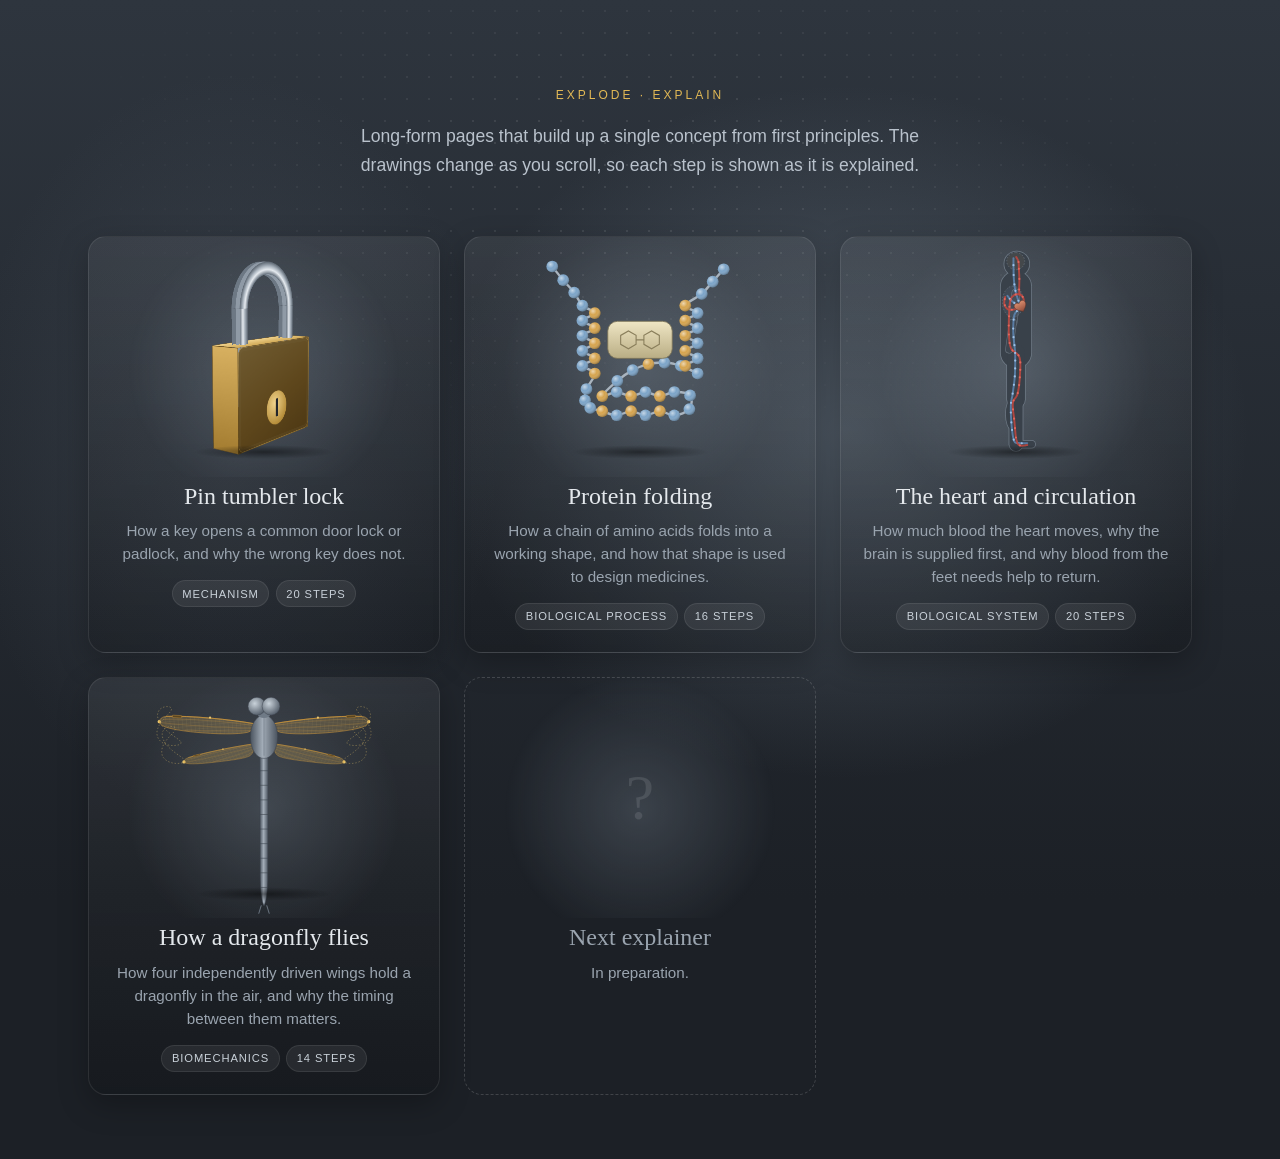
<file: index.html>
<!DOCTYPE html>
<html lang="en">
<head>
  <meta charset="utf-8">
  <meta name="viewport" content="width=device-width, initial-scale=1">
  <title>Explainers</title>
  <meta name="description" content="Long-form pages that build up one concept at a time, with drawings that change as you scroll.">
  <link rel="stylesheet" href="shared/explainer.css">
  <link rel="stylesheet" href="shared/gallery.css">
  <!-- Card heroes: each explainer's padlock/diagram code and its hero.js -->
  <link rel="stylesheet" href="explainers/pin-tumbler-lock/padlock.css">
</head>
<body>
  <main class="gallery">
    <header class="masthead">
      <span class="kicker">Explode &middot; Explain</span>
      <p>Long-form pages that build up a single concept from first principles. The drawings change as you scroll, so each step is shown as it is explained.</p>
    </header>

    <section class="cards">
      <!-- To add an explainer: copy a card, set href, data-hero (the folder name), title, text and tags. -->
      <a class="card" href="explainers/pin-tumbler-lock/index.html">
        <div class="card-stage" data-hero="pin-tumbler-lock"></div>
        <div class="card-body">
          <h2>Pin tumbler lock</h2>
          <p>How a key opens a common door lock or padlock, and why the wrong key does not.</p>
          <div class="tags"><span class="tag">Mechanism</span><span class="tag">20 steps</span></div>
        </div>
      </a>

      <a class="card" href="explainers/protein-folding/index.html">
        <div class="card-stage" data-hero="protein-folding"></div>
        <div class="card-body">
          <h2>Protein folding</h2>
          <p>How a chain of amino acids folds into a working shape, and how that shape is used to design medicines.</p>
          <div class="tags"><span class="tag">Biological process</span><span class="tag">16 steps</span></div>
        </div>
      </a>

      <a class="card" href="explainers/heart-circulation/index.html">
        <div class="card-stage" data-hero="heart-circulation"></div>
        <div class="card-body">
          <h2>The heart and circulation</h2>
          <p>How much blood the heart moves, why the brain is supplied first, and why blood from the feet needs help to return.</p>
          <div class="tags"><span class="tag">Biological system</span><span class="tag">20 steps</span></div>
        </div>
      </a>

      <a class="card" href="explainers/dragonfly-flight/index.html">
        <div class="card-stage" data-hero="dragonfly-flight"></div>
        <div class="card-body">
          <h2>How a dragonfly flies</h2>
          <p>How four independently driven wings hold a dragonfly in the air, and why the timing between them matters.</p>
          <div class="tags"><span class="tag">Biomechanics</span><span class="tag">14 steps</span></div>
        </div>
      </a>

      <div class="card soon" aria-hidden="true">
        <div class="card-stage">?</div>
        <div class="card-body">
          <h2>Next explainer</h2>
          <p>In preparation.</p>
        </div>
      </div>
    </section>

  </main>

  <script src="explainers/pin-tumbler-lock/padlock.js"></script>
  <script src="explainers/pin-tumbler-lock/hero.js"></script>
  <script src="explainers/protein-folding/protein.js"></script>
  <script src="explainers/protein-folding/hero.js"></script>
  <script src="explainers/heart-circulation/body.js"></script>
  <script src="explainers/heart-circulation/hero.js"></script>
  <script src="explainers/dragonfly-flight/dragonfly.js"></script>
  <script src="explainers/dragonfly-flight/hero.js"></script>
  <script>
    // Start each card's hero animation and run them all in one loop.
    (function () {
      var reduce = window.matchMedia("(prefers-reduced-motion: reduce)").matches;
      var items = [];
      document.querySelectorAll("[data-hero]").forEach(function (stage) {
        var make = (window.ExplainerHeroes || {})[stage.dataset.hero];
        if (!make) return;
        var card = stage.closest(".card");
        var item = { update: make(stage), hover: false };
        card.addEventListener("mouseenter", function () { item.hover = true; });
        card.addEventListener("mouseleave", function () { item.hover = false; });
        card.addEventListener("focus", function () { item.hover = true; });
        card.addEventListener("blur", function () { item.hover = false; });
        items.push(item);
      });
      var last = performance.now();
      function frame(now) {
        var dt = reduce ? 0 : Math.min(0.1, (now - last) / 1000);
        last = now;
        items.forEach(function (it) { it.update(dt, it.hover); });
        requestAnimationFrame(frame);
      }
      frame(last);
    })();
  </script>
</body>
</html>
</file>
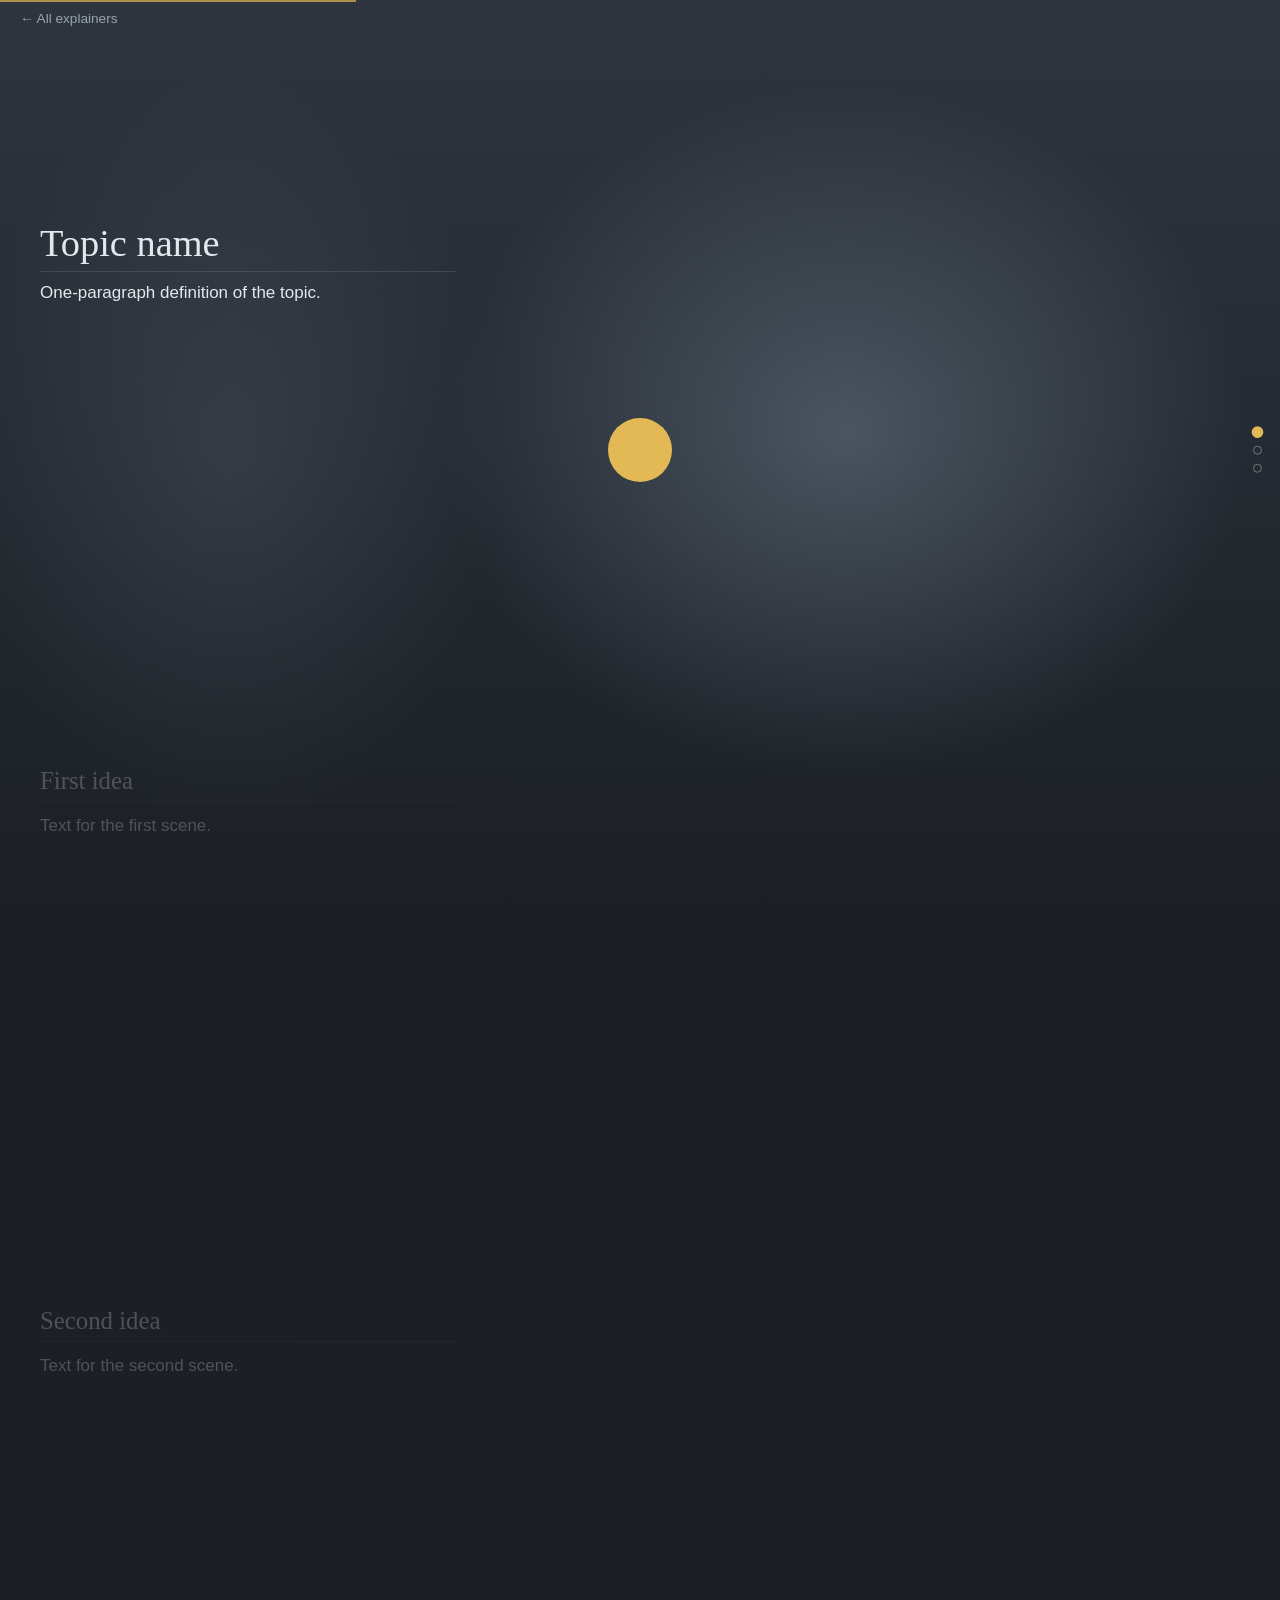
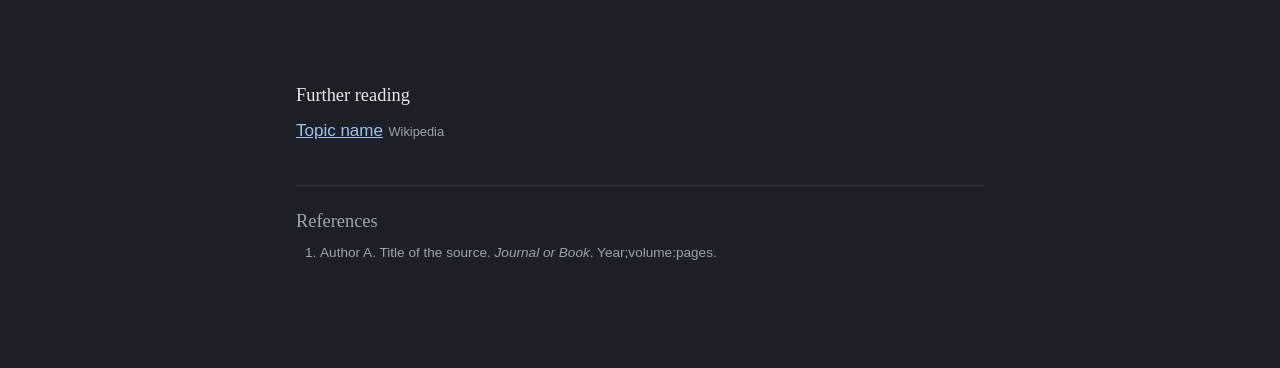
<file: _template/index.html>
<!DOCTYPE html>
<html lang="en">
<head>
  <meta charset="utf-8">
  <meta name="viewport" content="width=device-width, initial-scale=1">
  <title>Topic name</title>
  <!-- Paths assume this folder is copied to explainers/<topic-name>/ -->
  <link rel="stylesheet" href="../../shared/explainer.css">
</head>
<body>
  <div class="progress"></div>
  <nav class="topbar"><a href="../../index.html">&larr; All explainers</a></nav>

  <main class="explainer">
    <div class="stage" aria-hidden="true">
      <svg id="drawing" viewBox="0 0 1000 560" style="width:100%;height:100%">
        <circle id="dot" cx="500" cy="280" r="40" fill="#e2b955"/>
      </svg>
    </div>

    <div class="steps">
      <section data-step class="step">
        <h1>Topic name</h1>
        <p>One-paragraph definition of the topic.</p>
      </section>
      <section data-step class="step">
        <h2>First idea</h2>
        <p>Text for the first scene.</p>
      </section>
      <section data-step class="step">
        <h2>Second idea</h2>
        <p>Text for the second scene.</p>
      </section>
    </div>
  </main>

  <div class="after">
    <section class="reading">
      <h3>Further reading</h3>
      <ul>
        <li><a href="https://en.wikipedia.org/wiki/Topic_name">Topic name</a><span class="src">Wikipedia</span></li>
      </ul>
    </section>
    <section class="references">
      <h3>References</h3>
      <ol>
        <li>Author A. Title of the source. <cite>Journal or Book</cite>. Year;volume:pages.</li>
      </ol>
    </section>
  </div>

  <script src="../../shared/explainer.js"></script>
  <script>
    // Draw everything as a function of t (step index + progress through step).
    var E = Explainer;
    var dot = document.getElementById("dot");
    E.start(function (t) {
      dot.setAttribute("cx", E.lerp(200, 800, E.ease(E.range(t, 1, 2))));
      dot.setAttribute("r", 40 + 40 * E.ease(E.range(t, 2, 2.6)));
    });
  </script>
</body>
</html>
</file>
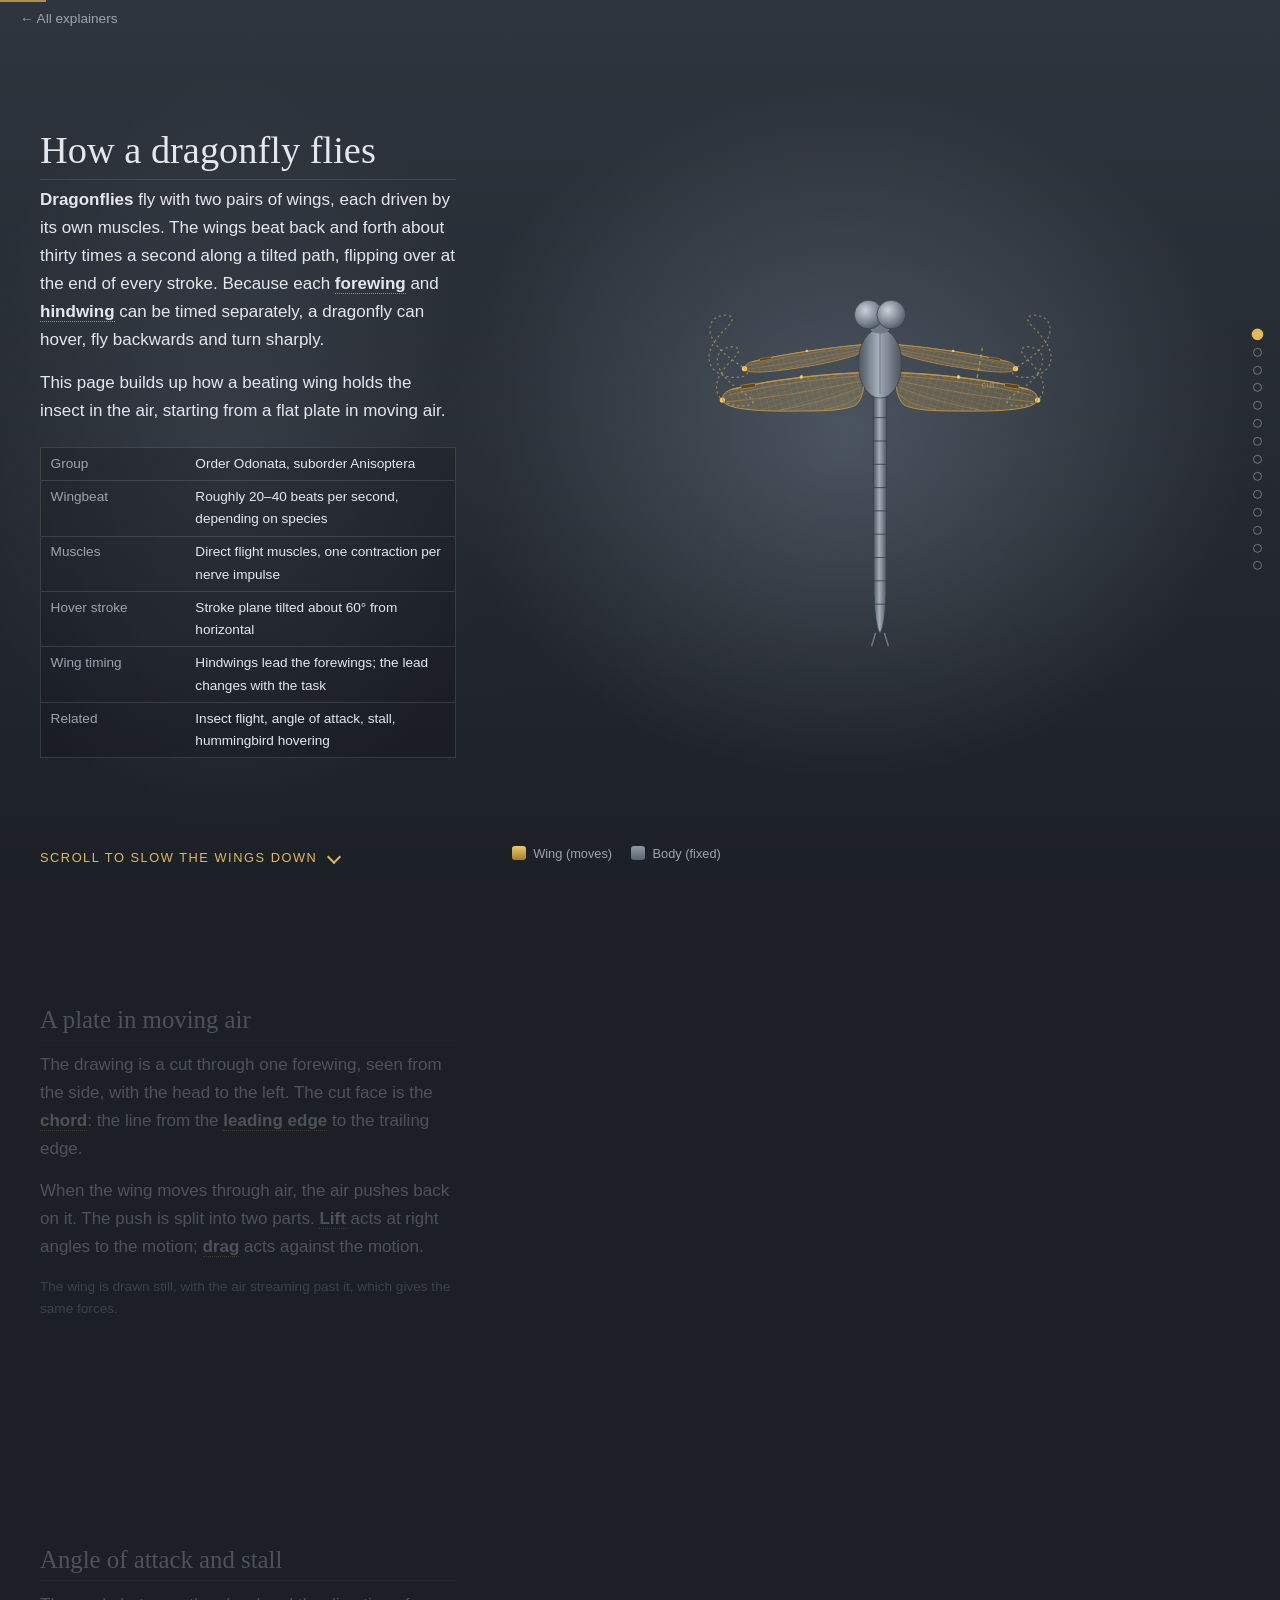
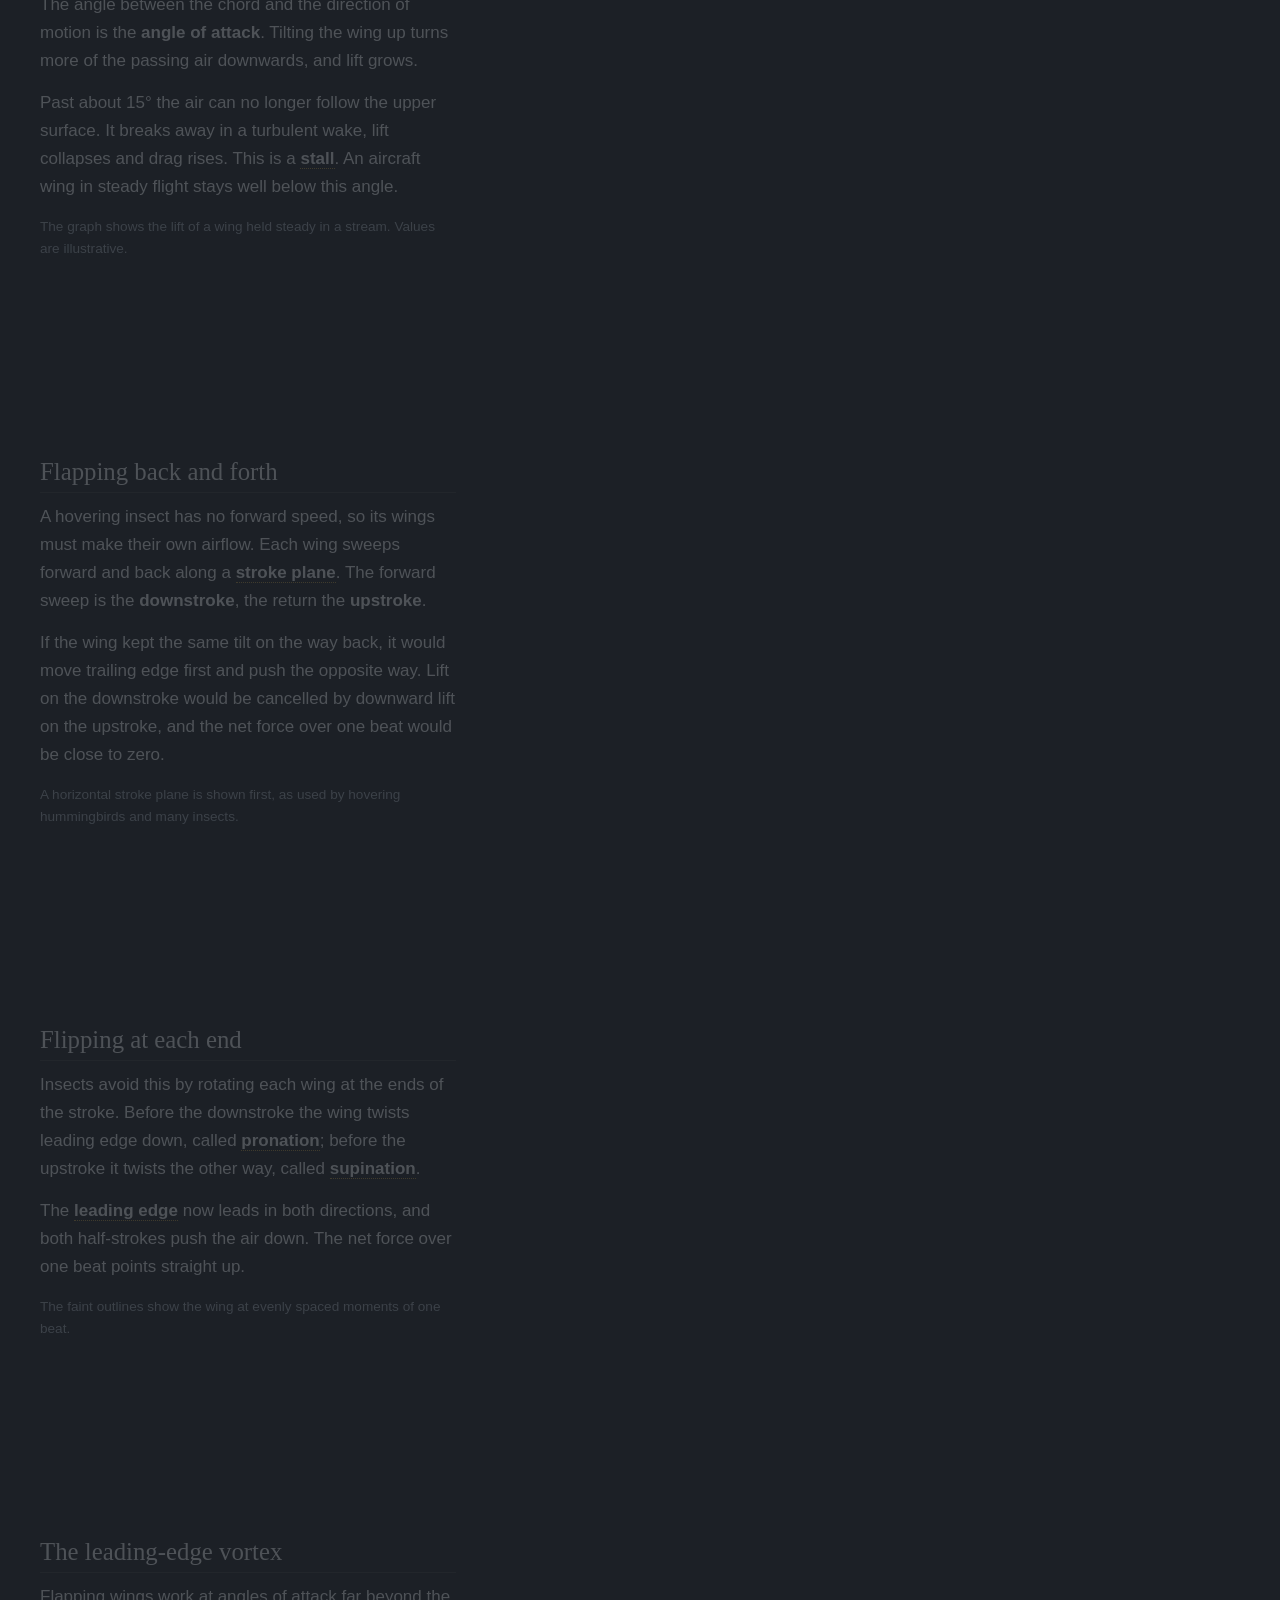
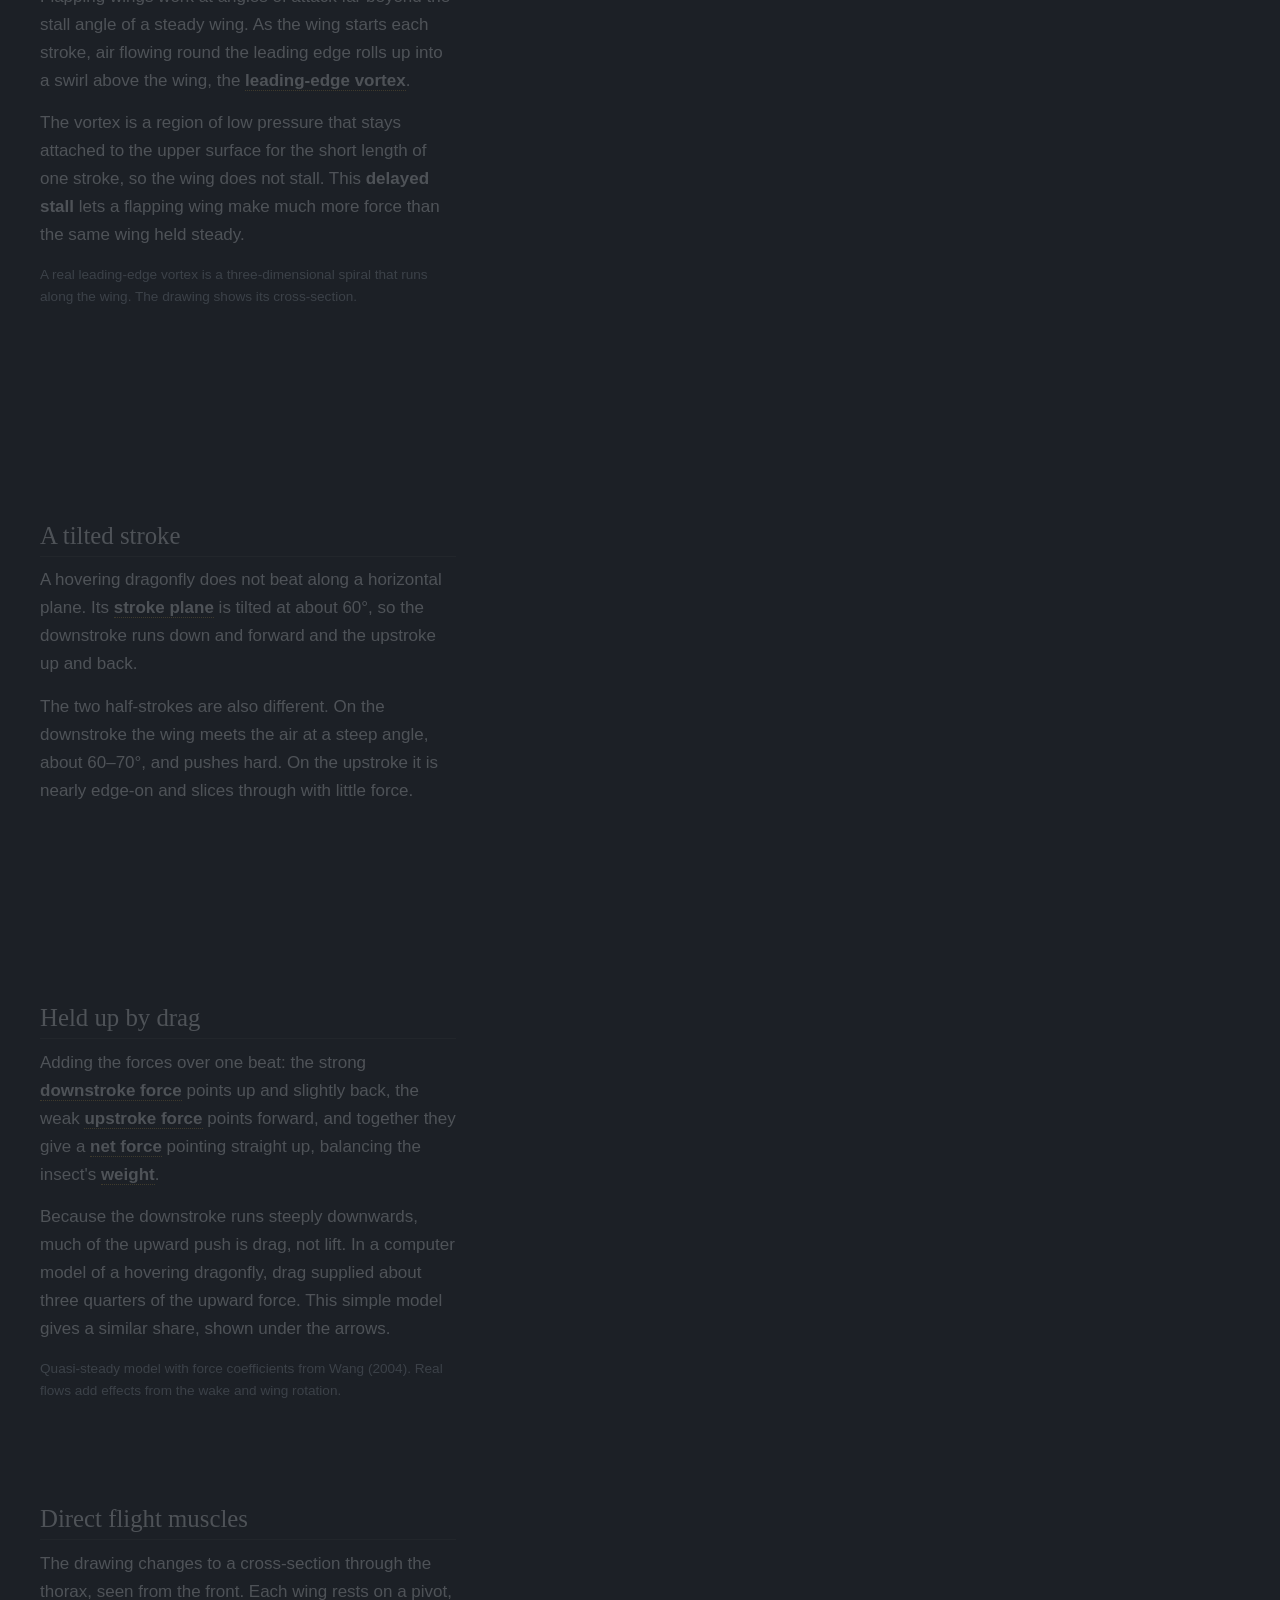
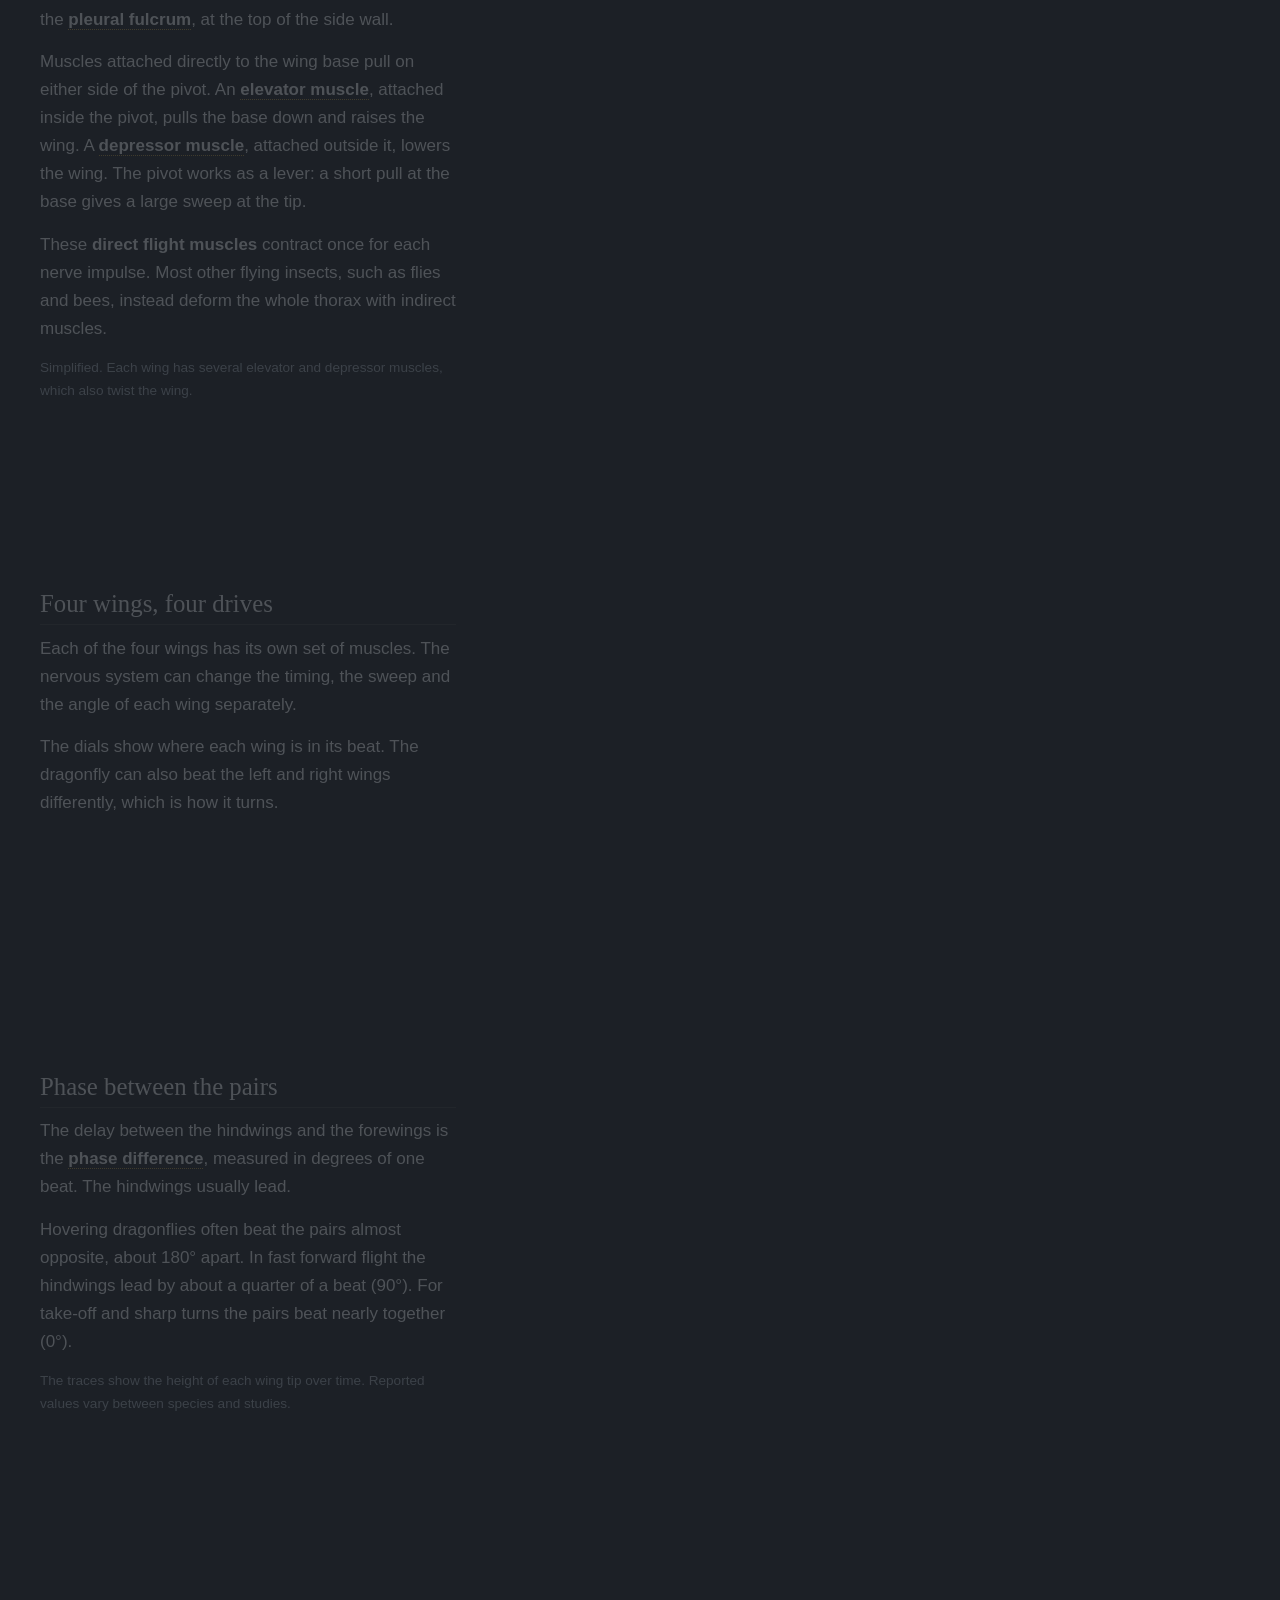
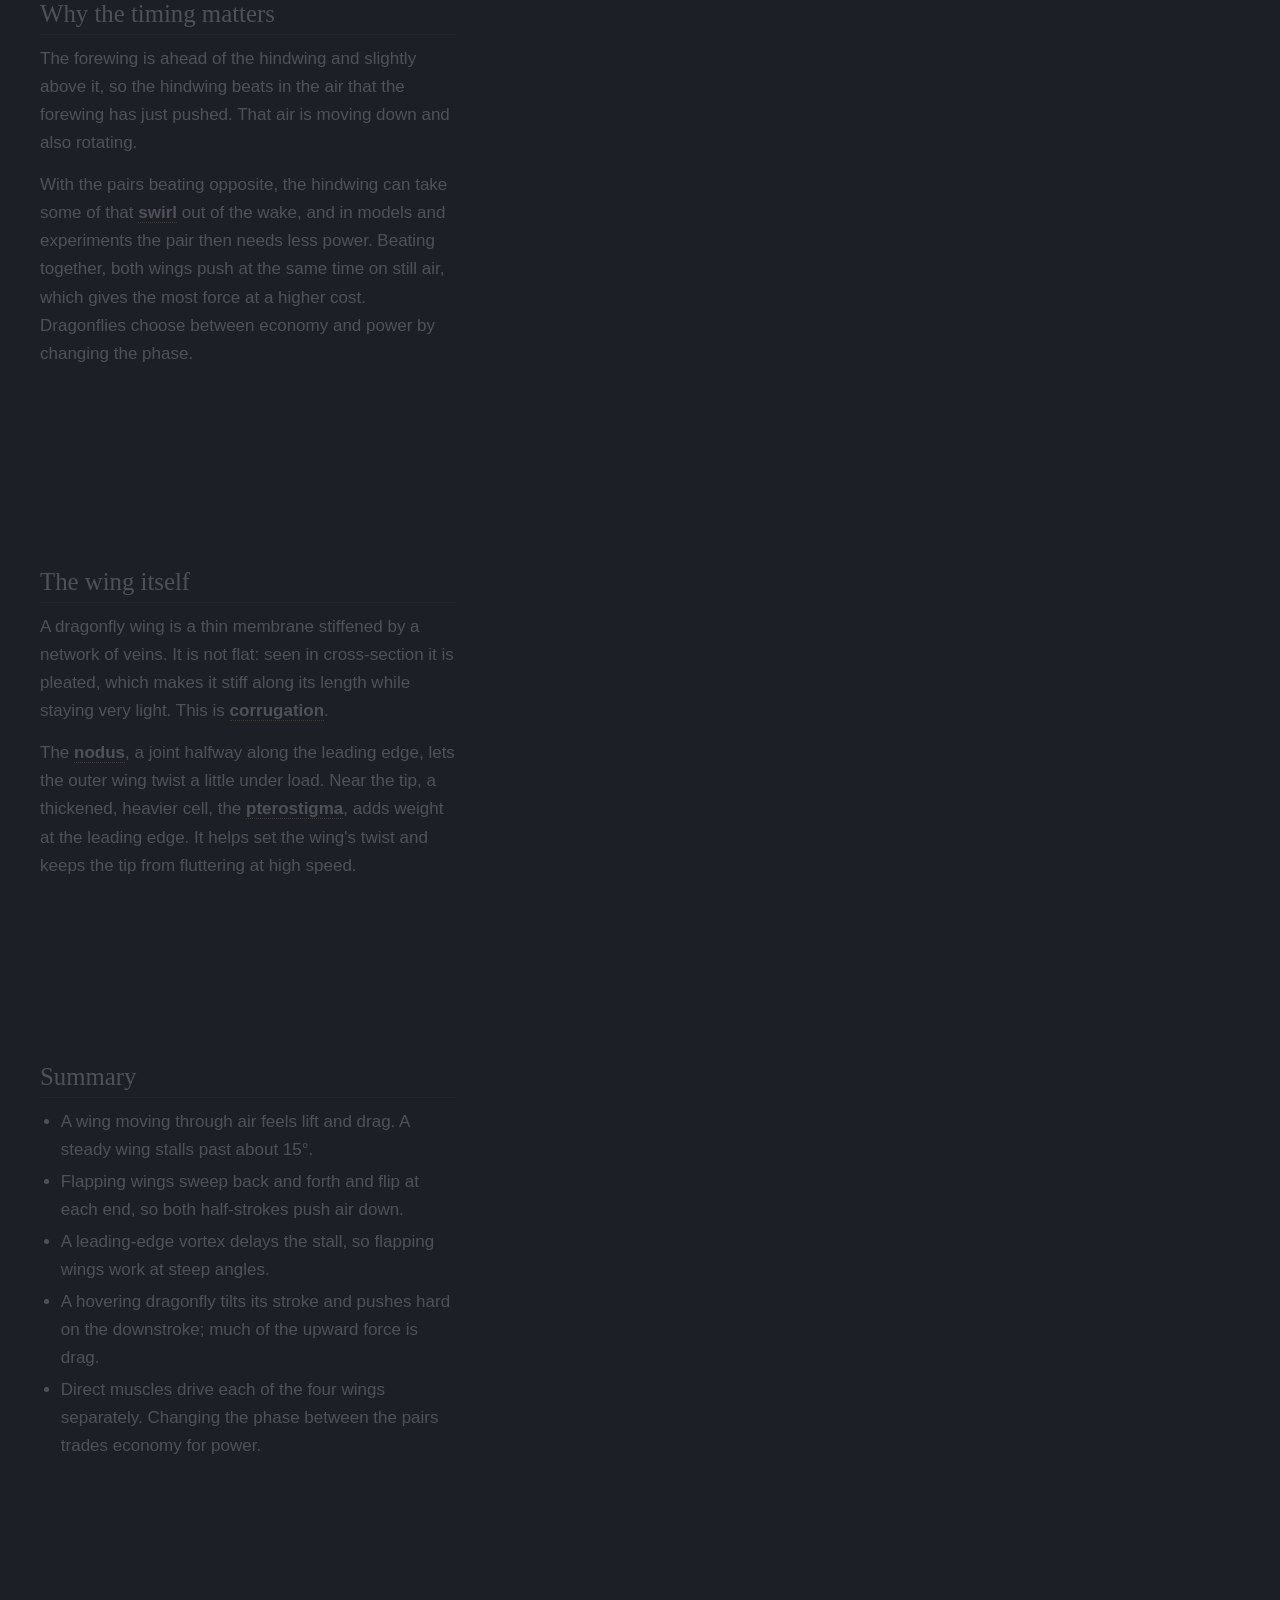
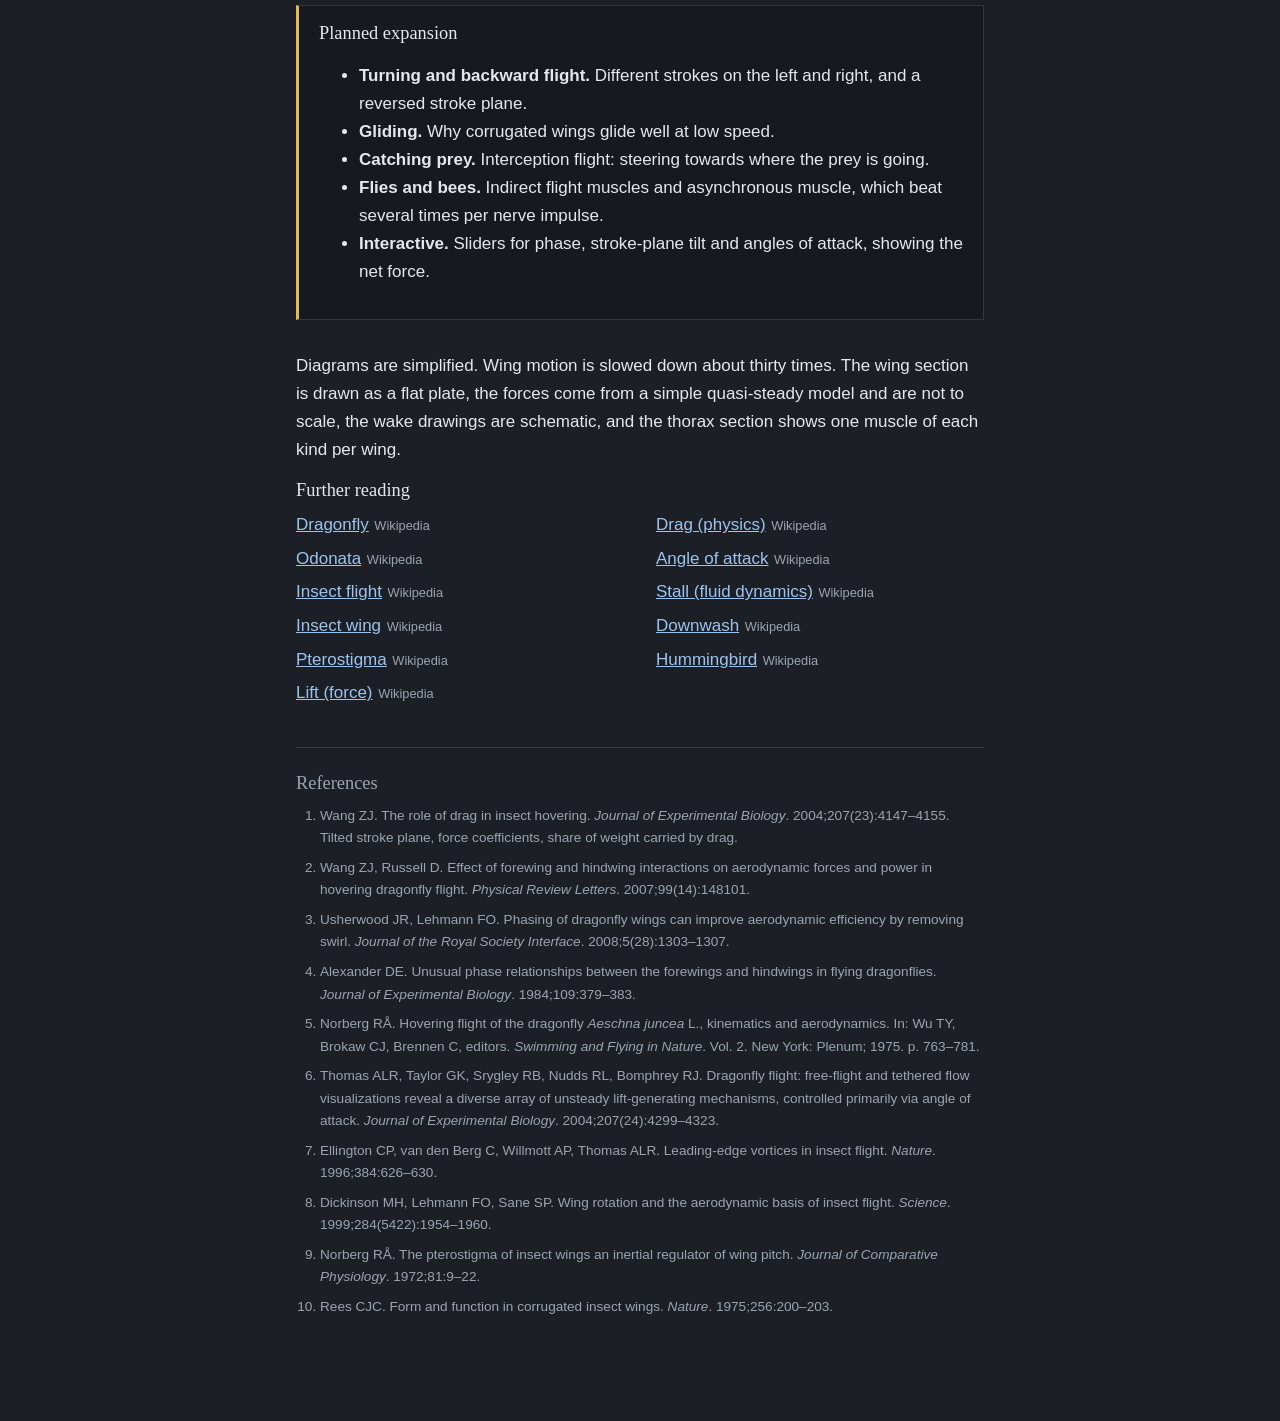
<file: explainers/dragonfly-flight/index.html>
<!DOCTYPE html>
<html lang="en">
<head>
  <meta charset="utf-8">
  <meta name="viewport" content="width=device-width, initial-scale=1">
  <title>How a dragonfly flies</title>
  <meta name="description" content="How a dragonfly hovers and flies with four independently driven wings: tilted strokes, wing flips, the leading-edge vortex and the timing between forewings and hindwings, explained step by step with diagrams.">
  <link rel="stylesheet" href="../../shared/explainer.css">
  <link rel="stylesheet" href="flight.css">
</head>
<body>
  <div class="progress"></div>
  <nav class="topbar"><a href="../../index.html">&larr; All explainers</a></nav>

  <main class="explainer">

    <!-- ===== Stage: one SVG, built in scenes.js ===== -->
    <div class="stage" aria-hidden="true">
      <svg class="drawing" id="drawing" viewBox="0 0 1000 560" preserveAspectRatio="xMidYMid meet"></svg>

      <!-- Colour key; each entry lists the steps where it applies -->
      <div class="legend" id="legend">
        <span data-steps="0-13"><i class="sw sw-wing"></i>Wing (moves)</span>
        <span data-steps="0,8-10,13"><i class="sw sw-body"></i>Body (fixed)</span>
        <span data-steps="1-7,11"><i class="sw sw-air"></i>Air</span>
        <span data-steps="8"><i class="sw sw-muscle"></i>Muscle</span>
        <span data-steps="3-7"><i class="sw sw-force"></i>Net force over one beat</span>
      </div>
    </div>

    <!-- ===== Text: one <section data-step> per scene ===== -->
    <div class="steps">

      <section data-step class="step hero">
        <h1>How a dragonfly flies</h1>
        <p><dfn>Dragonflies</dfn> fly with two pairs of wings, each driven by its own muscles. The wings beat back and forth about thirty times a second along a tilted path, flipping over at the end of every stroke. Because each <dfn data-part="forewing">forewing</dfn> and <dfn data-part="hindwing">hindwing</dfn> can be timed separately, a dragonfly can hover, fly backwards and turn sharply.</p>
        <p>This page builds up how a beating wing holds the insect in the air, starting from a flat plate in moving air.</p>
        <table class="infobox">
          <tr><th>Group</th><td>Order Odonata, suborder Anisoptera</td></tr>
          <tr><th>Wingbeat</th><td>Roughly 20&ndash;40 beats per second, depending on species</td></tr>
          <tr><th>Muscles</th><td>Direct flight muscles, one contraction per nerve impulse</td></tr>
          <tr><th>Hover stroke</th><td>Stroke plane tilted about 60&deg; from horizontal</td></tr>
          <tr><th>Wing timing</th><td>Hindwings lead the forewings; the lead changes with the task</td></tr>
          <tr><th>Related</th><td>Insect flight, angle of attack, stall, hummingbird hovering</td></tr>
        </table>
        <div class="scroll-cue">Scroll to slow the wings down<span class="chevron"></span></div>
      </section>

      <section data-step class="step">
        <h2>A plate in moving air</h2>
        <p>The drawing is a cut through one forewing, seen from the side, with the head to the left. The cut face is the <dfn data-part="chord">chord</dfn>: the line from the <dfn data-part="le">leading edge</dfn> to the trailing edge.</p>
        <p>When the wing moves through air, the air pushes back on it. The push is split into two parts. <dfn data-part="lift">Lift</dfn> acts at right angles to the motion; <dfn data-part="drag">drag</dfn> acts against the motion.</p>
        <p class="caption">The wing is drawn still, with the air streaming past it, which gives the same forces.</p>
      </section>

      <section data-step class="step">
        <h2>Angle of attack and stall</h2>
        <p>The angle between the chord and the direction of motion is the <dfn>angle of attack</dfn>. Tilting the wing up turns more of the passing air downwards, and lift grows.</p>
        <p>Past about 15&deg; the air can no longer follow the upper surface. It breaks away in a turbulent wake, lift collapses and drag rises. This is a <dfn data-part="stall">stall</dfn>. An aircraft wing in steady flight stays well below this angle.</p>
        <p class="caption">The graph shows the lift of a wing held steady in a stream. Values are illustrative.</p>
      </section>

      <section data-step class="step">
        <h2>Flapping back and forth</h2>
        <p>A hovering insect has no forward speed, so its wings must make their own airflow. Each wing sweeps forward and back along a <dfn data-part="plane">stroke plane</dfn>. The forward sweep is the <dfn>downstroke</dfn>, the return the <dfn>upstroke</dfn>.</p>
        <p>If the wing kept the same tilt on the way back, it would move trailing edge first and push the opposite way. Lift on the downstroke would be cancelled by downward lift on the upstroke, and the net force over one beat would be close to zero.</p>
        <p class="caption">A horizontal stroke plane is shown first, as used by hovering hummingbirds and many insects.</p>
      </section>

      <section data-step class="step">
        <h2>Flipping at each end</h2>
        <p>Insects avoid this by rotating each wing at the ends of the stroke. Before the downstroke the wing twists leading edge down, called <dfn data-part="pron">pronation</dfn>; before the upstroke it twists the other way, called <dfn data-part="sup">supination</dfn>.</p>
        <p>The <dfn data-part="le">leading edge</dfn> now leads in both directions, and both half-strokes push the air down. The net force over one beat points straight up.</p>
        <p class="caption">The faint outlines show the wing at evenly spaced moments of one beat.</p>
      </section>

      <section data-step class="step">
        <h2>The leading-edge vortex</h2>
        <p>Flapping wings work at angles of attack far beyond the stall angle of a steady wing. As the wing starts each stroke, air flowing round the leading edge rolls up into a swirl above the wing, the <dfn data-part="lev">leading-edge vortex</dfn>.</p>
        <p>The vortex is a region of low pressure that stays attached to the upper surface for the short length of one stroke, so the wing does not stall. This <dfn>delayed stall</dfn> lets a flapping wing make much more force than the same wing held steady.</p>
        <p class="caption">A real leading-edge vortex is a three-dimensional spiral that runs along the wing. The drawing shows its cross-section.</p>
      </section>

      <section data-step class="step">
        <h2>A tilted stroke</h2>
        <p>A hovering dragonfly does not beat along a horizontal plane. Its <dfn data-part="plane">stroke plane</dfn> is tilted at about 60&deg;, so the downstroke runs down and forward and the upstroke up and back.</p>
        <p>The two half-strokes are also different. On the downstroke the wing meets the air at a steep angle, about 60&ndash;70&deg;, and pushes hard. On the upstroke it is nearly edge-on and slices through with little force.</p>
      </section>

      <section data-step class="step">
        <h2>Held up by drag</h2>
        <p>Adding the forces over one beat: the strong <dfn data-part="fdown">downstroke force</dfn> points up and slightly back, the weak <dfn data-part="fup">upstroke force</dfn> points forward, and together they give a <dfn data-part="net">net force</dfn> pointing straight up, balancing the insect's <dfn data-part="weight">weight</dfn>.</p>
        <p>Because the downstroke runs steeply downwards, much of the upward push is drag, not lift. In a computer model of a hovering dragonfly, drag supplied about three quarters of the upward force. This simple model gives a similar share, shown under the arrows.</p>
        <p class="caption">Quasi-steady model with force coefficients from Wang (2004). Real flows add effects from the wake and wing rotation.</p>
      </section>

      <section data-step class="step">
        <h2>Direct flight muscles</h2>
        <p>The drawing changes to a cross-section through the thorax, seen from the front. Each wing rests on a pivot, the <dfn data-part="fulcrum">pleural fulcrum</dfn>, at the top of the side wall.</p>
        <p>Muscles attached directly to the wing base pull on either side of the pivot. An <dfn data-part="elev">elevator muscle</dfn>, attached inside the pivot, pulls the base down and raises the wing. A <dfn data-part="depr">depressor muscle</dfn>, attached outside it, lowers the wing. The pivot works as a lever: a short pull at the base gives a large sweep at the tip.</p>
        <p>These <dfn>direct flight muscles</dfn> contract once for each nerve impulse. Most other flying insects, such as flies and bees, instead deform the whole thorax with indirect muscles.</p>
        <p class="caption">Simplified. Each wing has several elevator and depressor muscles, which also twist the wing.</p>
      </section>

      <section data-step class="step">
        <h2>Four wings, four drives</h2>
        <p>Each of the four wings has its own set of muscles. The nervous system can change the timing, the sweep and the angle of each wing separately.</p>
        <p>The dials show where each wing is in its beat. The dragonfly can also beat the left and right wings differently, which is how it turns.</p>
      </section>

      <section data-step class="step">
        <h2>Phase between the pairs</h2>
        <p>The delay between the hindwings and the forewings is the <dfn data-part="phase">phase difference</dfn>, measured in degrees of one beat. The hindwings usually lead.</p>
        <p>Hovering dragonflies often beat the pairs almost opposite, about 180&deg; apart. In fast forward flight the hindwings lead by about a quarter of a beat (90&deg;). For take-off and sharp turns the pairs beat nearly together (0&deg;).</p>
        <p class="caption">The traces show the height of each wing tip over time. Reported values vary between species and studies.</p>
      </section>

      <section data-step class="step">
        <h2>Why the timing matters</h2>
        <p>The forewing is ahead of the hindwing and slightly above it, so the hindwing beats in the air that the forewing has just pushed. That air is moving down and also rotating.</p>
        <p>With the pairs beating opposite, the hindwing can take some of that <dfn data-part="swirl">swirl</dfn> out of the wake, and in models and experiments the pair then needs less power. Beating together, both wings push at the same time on still air, which gives the most force at a higher cost. Dragonflies choose between economy and power by changing the phase.</p>
      </section>

      <section data-step class="step">
        <h2>The wing itself</h2>
        <p>A dragonfly wing is a thin membrane stiffened by a network of veins. It is not flat: seen in cross-section it is pleated, which makes it stiff along its length while staying very light. This is <dfn data-part="corr">corrugation</dfn>.</p>
        <p>The <dfn data-part="nodus">nodus</dfn>, a joint halfway along the leading edge, lets the outer wing twist a little under load. Near the tip, a thickened, heavier cell, the <dfn data-part="pterostigma">pterostigma</dfn>, adds weight at the leading edge. It helps set the wing's twist and keeps the tip from fluttering at high speed.</p>
      </section>

      <section data-step class="step">
        <h2>Summary</h2>
        <ul>
          <li>A wing moving through air feels lift and drag. A steady wing stalls past about 15&deg;.</li>
          <li>Flapping wings sweep back and forth and flip at each end, so both half-strokes push air down.</li>
          <li>A leading-edge vortex delays the stall, so flapping wings work at steep angles.</li>
          <li>A hovering dragonfly tilts its stroke and pushes hard on the downstroke; much of the upward force is drag.</li>
          <li>Direct muscles drive each of the four wings separately. Changing the phase between the pairs trades economy for power.</li>
        </ul>
      </section>
    </div>
  </main>

  <div class="after">
    <div class="note">
      <h3>Planned expansion</h3>
      <ul>
        <li><b>Turning and backward flight.</b> Different strokes on the left and right, and a reversed stroke plane.</li>
        <li><b>Gliding.</b> Why corrugated wings glide well at low speed.</li>
        <li><b>Catching prey.</b> Interception flight: steering towards where the prey is going.</li>
        <li><b>Flies and bees.</b> Indirect flight muscles and asynchronous muscle, which beat several times per nerve impulse.</li>
        <li><b>Interactive.</b> Sliders for phase, stroke-plane tilt and angles of attack, showing the net force.</li>
      </ul>
    </div>
    <p class="caption">Diagrams are simplified. Wing motion is slowed down about thirty times. The wing section is drawn as a flat plate, the forces come from a simple quasi-steady model and are not to scale, the wake drawings are schematic, and the thorax section shows one muscle of each kind per wing.</p>
    <section class="reading">
      <h3>Further reading</h3>
      <ul>
        <li><a href="https://en.wikipedia.org/wiki/Dragonfly">Dragonfly</a><span class="src">Wikipedia</span></li>
        <li><a href="https://en.wikipedia.org/wiki/Odonata">Odonata</a><span class="src">Wikipedia</span></li>
        <li><a href="https://en.wikipedia.org/wiki/Insect_flight">Insect flight</a><span class="src">Wikipedia</span></li>
        <li><a href="https://en.wikipedia.org/wiki/Insect_wing">Insect wing</a><span class="src">Wikipedia</span></li>
        <li><a href="https://en.wikipedia.org/wiki/Pterostigma">Pterostigma</a><span class="src">Wikipedia</span></li>
        <li><a href="https://en.wikipedia.org/wiki/Lift_(force)">Lift (force)</a><span class="src">Wikipedia</span></li>
        <li><a href="https://en.wikipedia.org/wiki/Drag_(physics)">Drag (physics)</a><span class="src">Wikipedia</span></li>
        <li><a href="https://en.wikipedia.org/wiki/Angle_of_attack">Angle of attack</a><span class="src">Wikipedia</span></li>
        <li><a href="https://en.wikipedia.org/wiki/Stall_(fluid_dynamics)">Stall (fluid dynamics)</a><span class="src">Wikipedia</span></li>
        <li><a href="https://en.wikipedia.org/wiki/Downwash">Downwash</a><span class="src">Wikipedia</span></li>
        <li><a href="https://en.wikipedia.org/wiki/Hummingbird">Hummingbird</a><span class="src">Wikipedia</span></li>
      </ul>
    </section>
    <section class="references">
      <h3>References</h3>
      <ol>
        <li>Wang ZJ. The role of drag in insect hovering. <cite>Journal of Experimental Biology</cite>. 2004;207(23):4147&ndash;4155. Tilted stroke plane, force coefficients, share of weight carried by drag.</li>
        <li>Wang ZJ, Russell D. Effect of forewing and hindwing interactions on aerodynamic forces and power in hovering dragonfly flight. <cite>Physical Review Letters</cite>. 2007;99(14):148101.</li>
        <li>Usherwood JR, Lehmann FO. Phasing of dragonfly wings can improve aerodynamic efficiency by removing swirl. <cite>Journal of the Royal Society Interface</cite>. 2008;5(28):1303&ndash;1307.</li>
        <li>Alexander DE. Unusual phase relationships between the forewings and hindwings in flying dragonflies. <cite>Journal of Experimental Biology</cite>. 1984;109:379&ndash;383.</li>
        <li>Norberg RÅ. Hovering flight of the dragonfly <i>Aeschna juncea</i> L., kinematics and aerodynamics. In: Wu TY, Brokaw CJ, Brennen C, editors. <cite>Swimming and Flying in Nature</cite>. Vol. 2. New York: Plenum; 1975. p. 763&ndash;781.</li>
        <li>Thomas ALR, Taylor GK, Srygley RB, Nudds RL, Bomphrey RJ. Dragonfly flight: free-flight and tethered flow visualizations reveal a diverse array of unsteady lift-generating mechanisms, controlled primarily via angle of attack. <cite>Journal of Experimental Biology</cite>. 2004;207(24):4299&ndash;4323.</li>
        <li>Ellington CP, van den Berg C, Willmott AP, Thomas ALR. Leading-edge vortices in insect flight. <cite>Nature</cite>. 1996;384:626&ndash;630.</li>
        <li>Dickinson MH, Lehmann FO, Sane SP. Wing rotation and the aerodynamic basis of insect flight. <cite>Science</cite>. 1999;284(5422):1954&ndash;1960.</li>
        <li>Norberg RÅ. The pterostigma of insect wings an inertial regulator of wing pitch. <cite>Journal of Comparative Physiology</cite>. 1972;81:9&ndash;22.</li>
        <li>Rees CJC. Form and function in corrugated insect wings. <cite>Nature</cite>. 1975;256:200&ndash;203.</li>
      </ol>
    </section>
  </div>

  <script src="../../shared/explainer.js"></script>
  <script src="dragonfly.js"></script>
  <script src="scenes.js"></script>
</body>
</html>
</file>
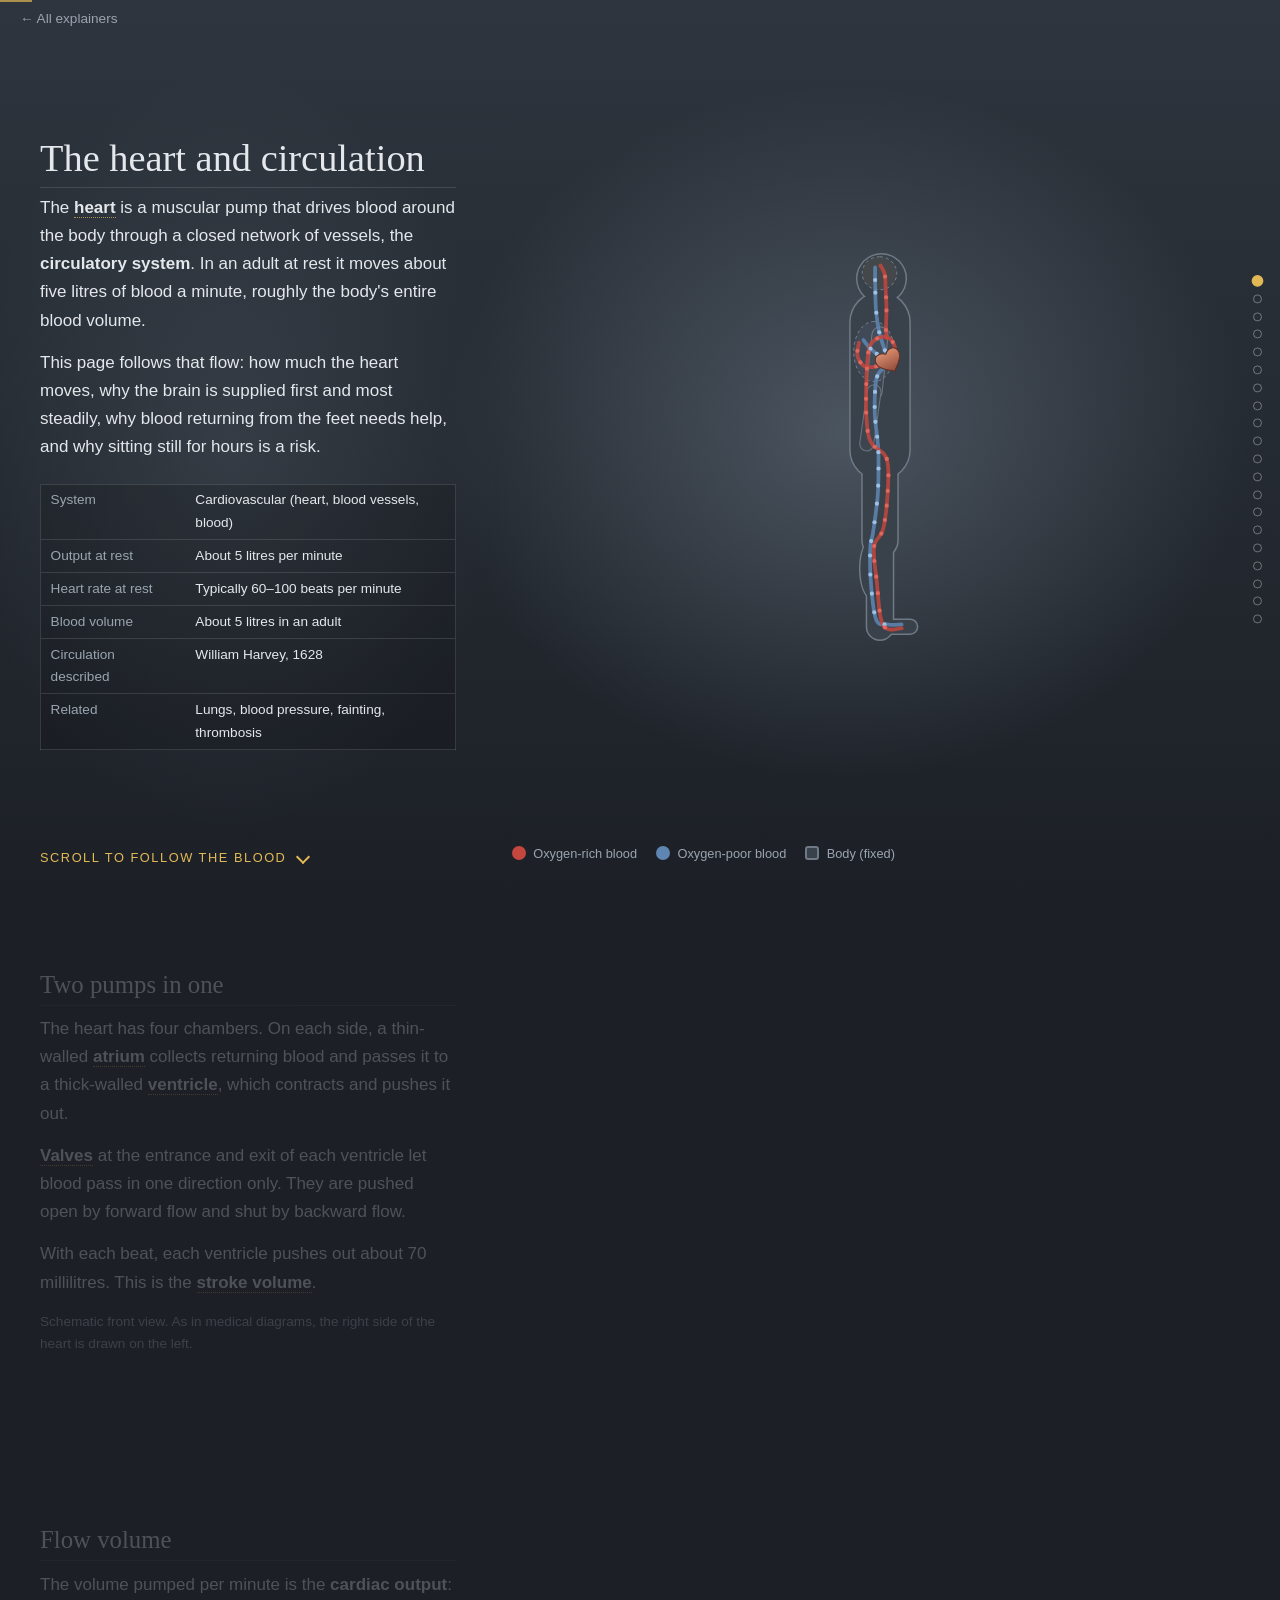
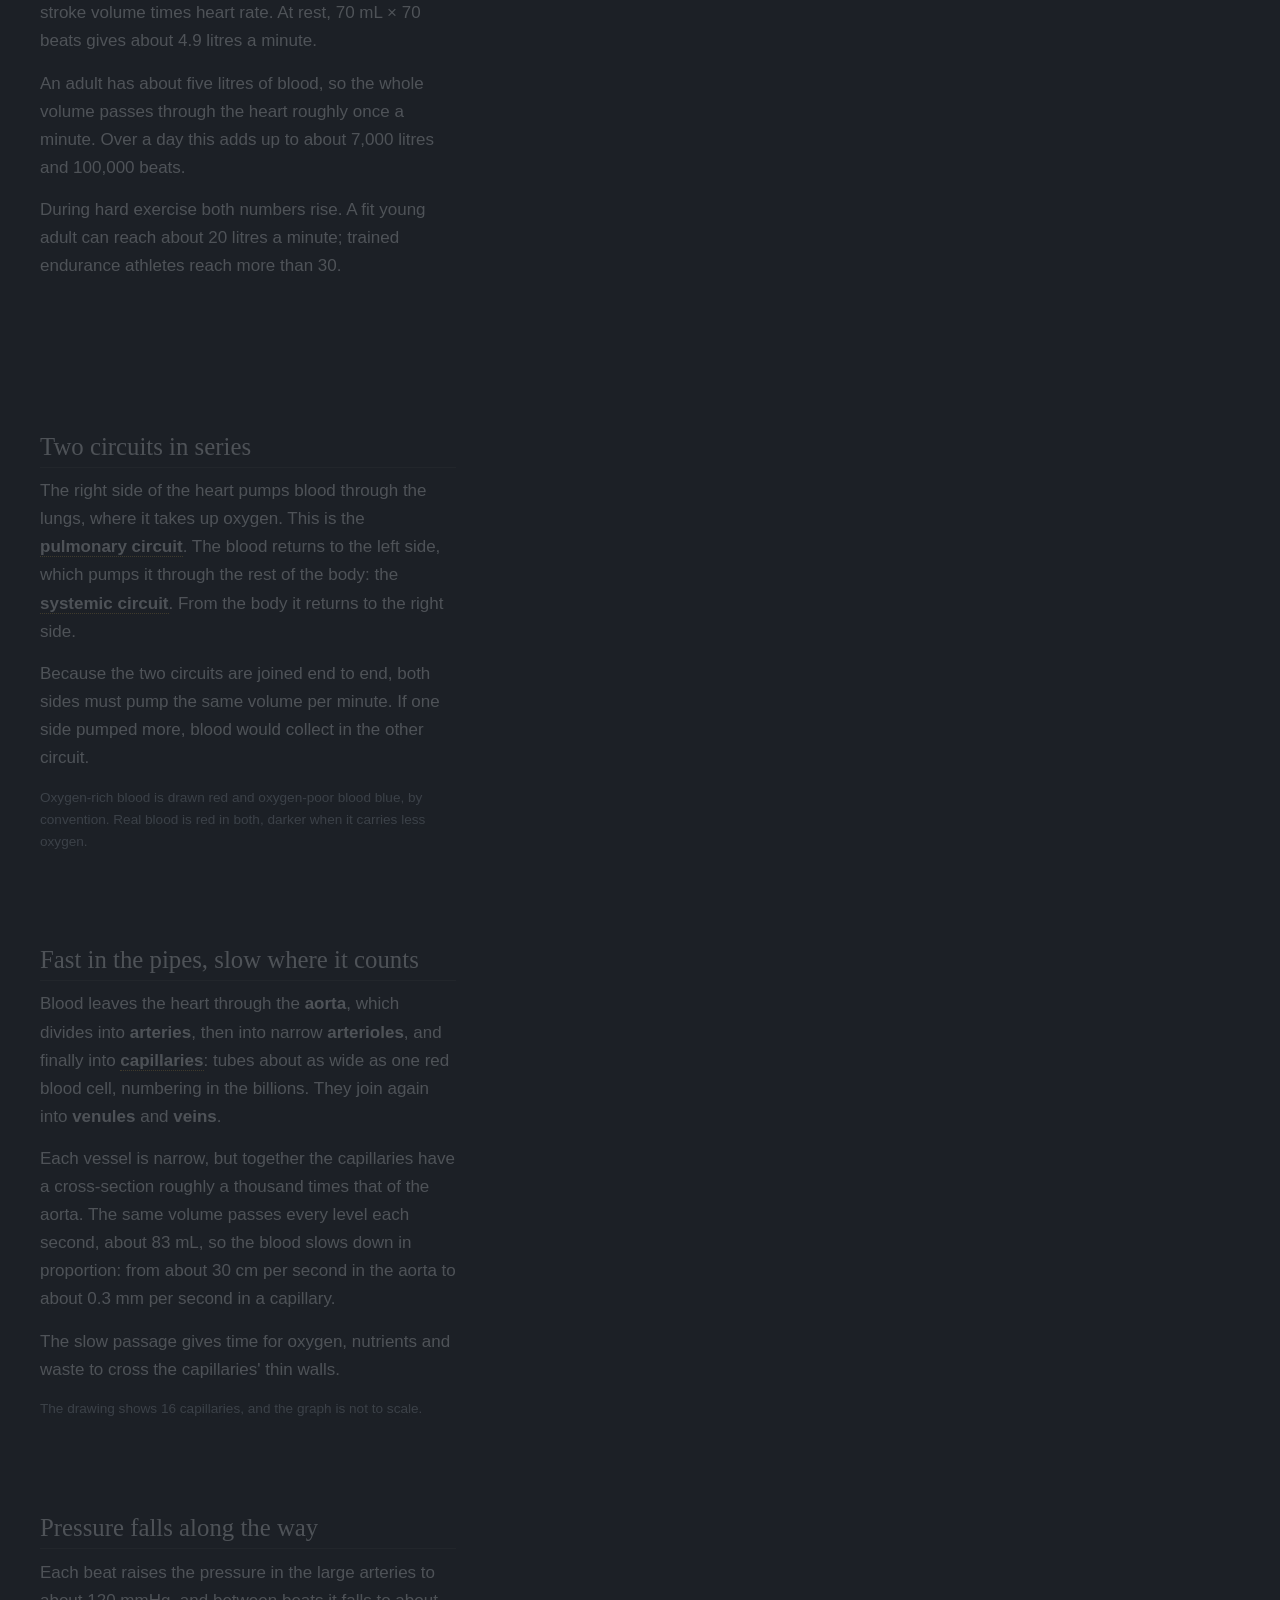
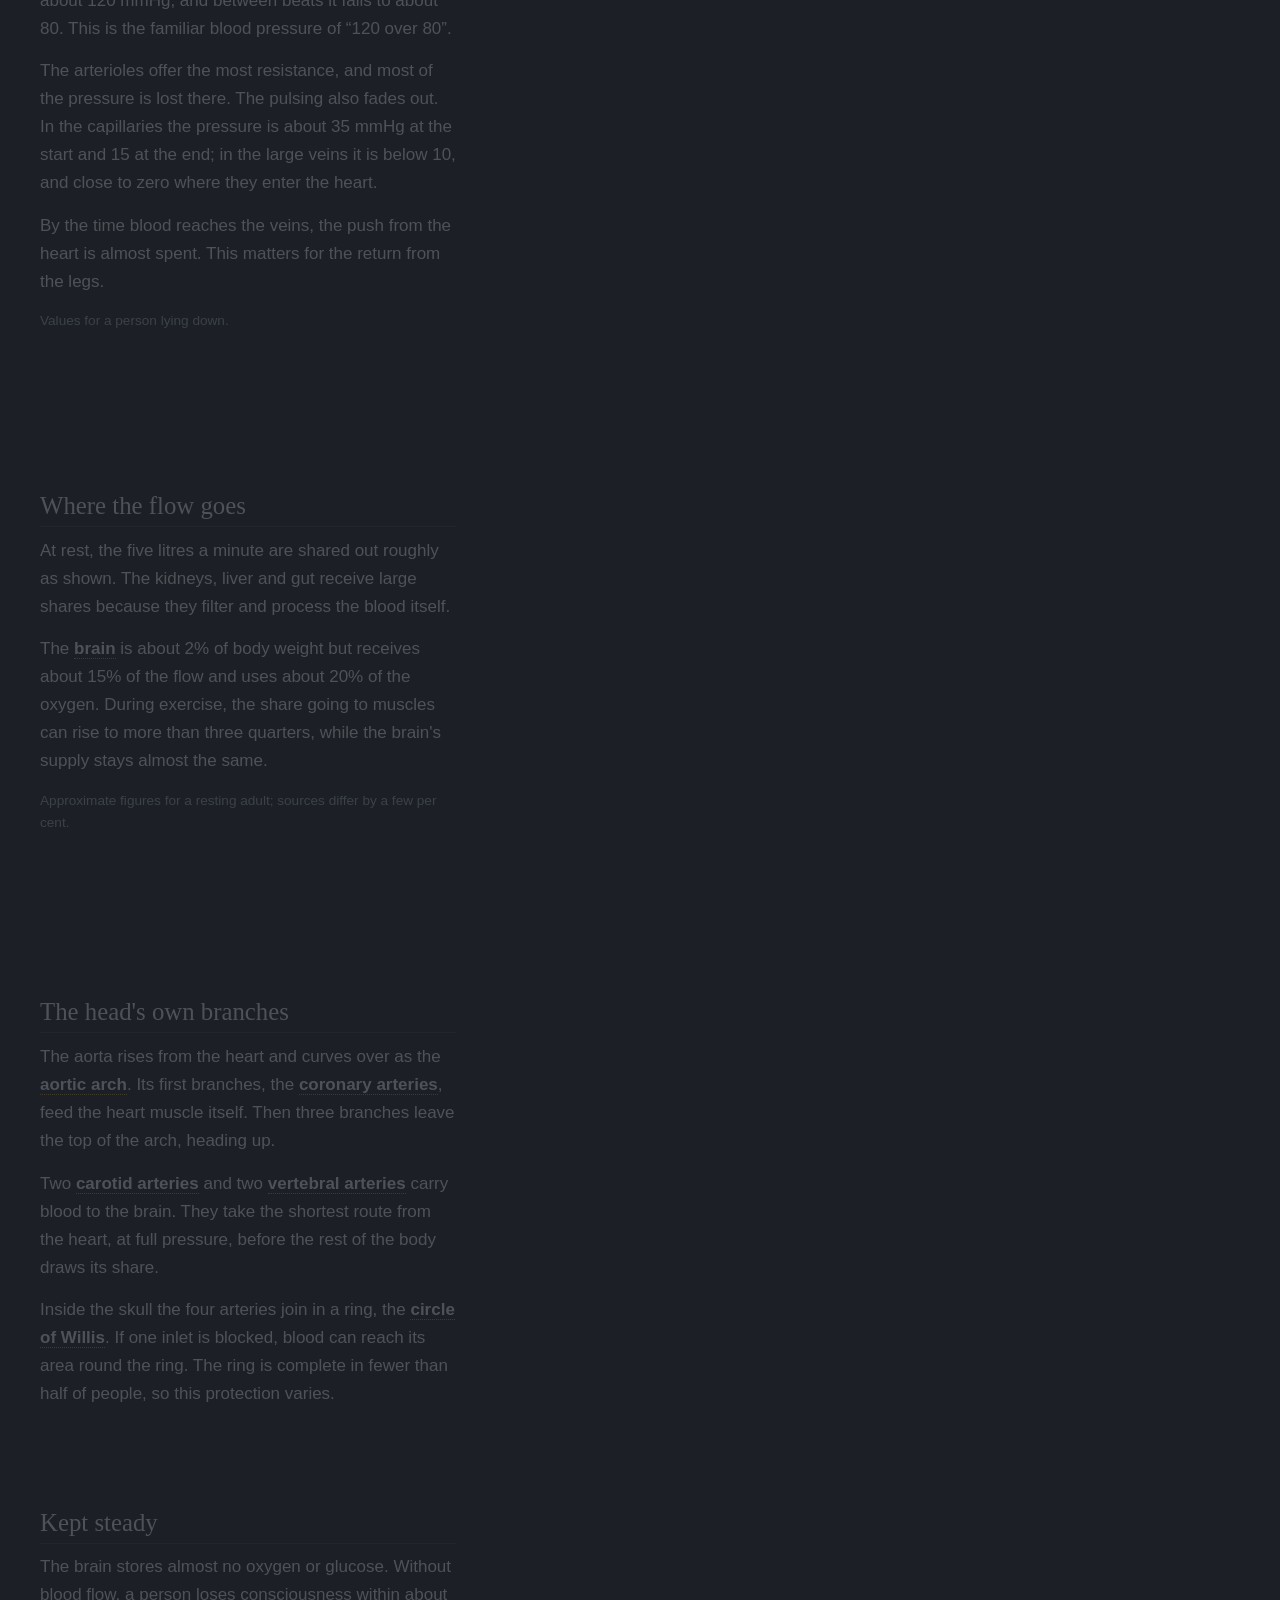
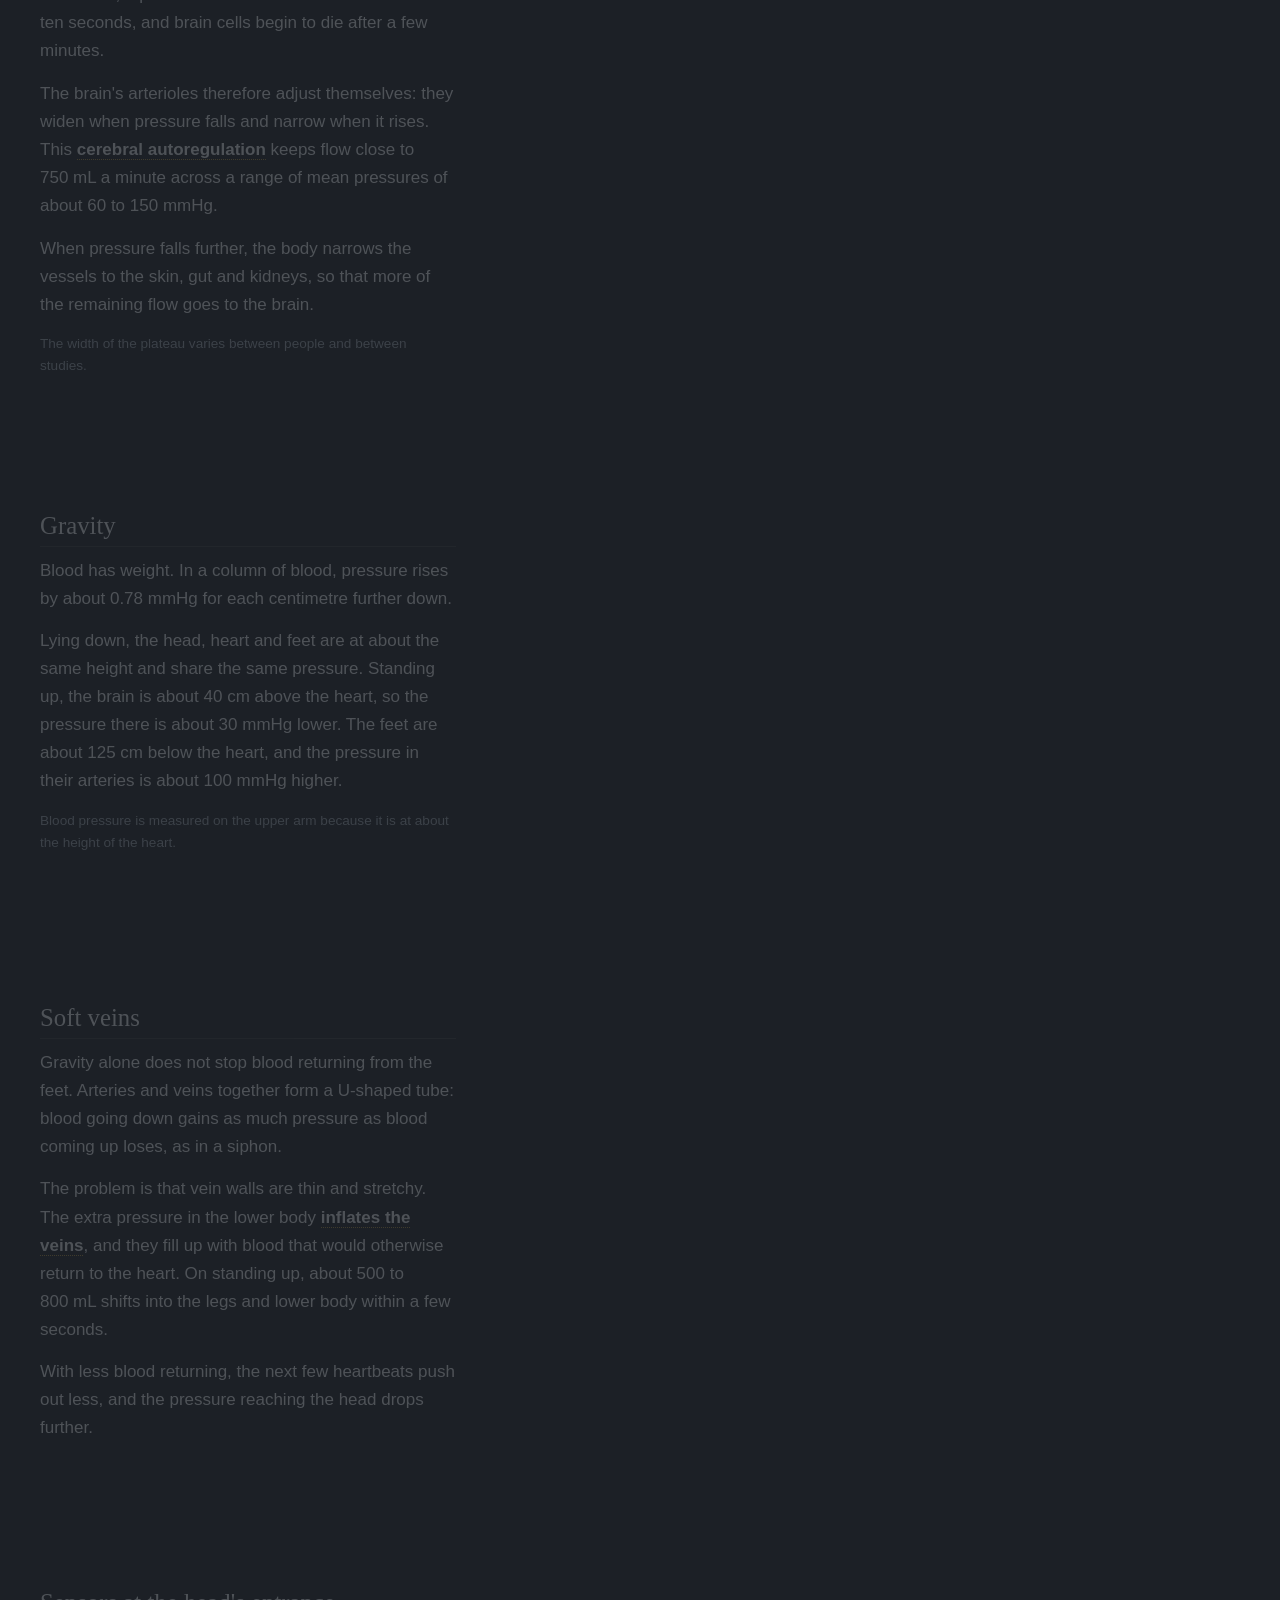
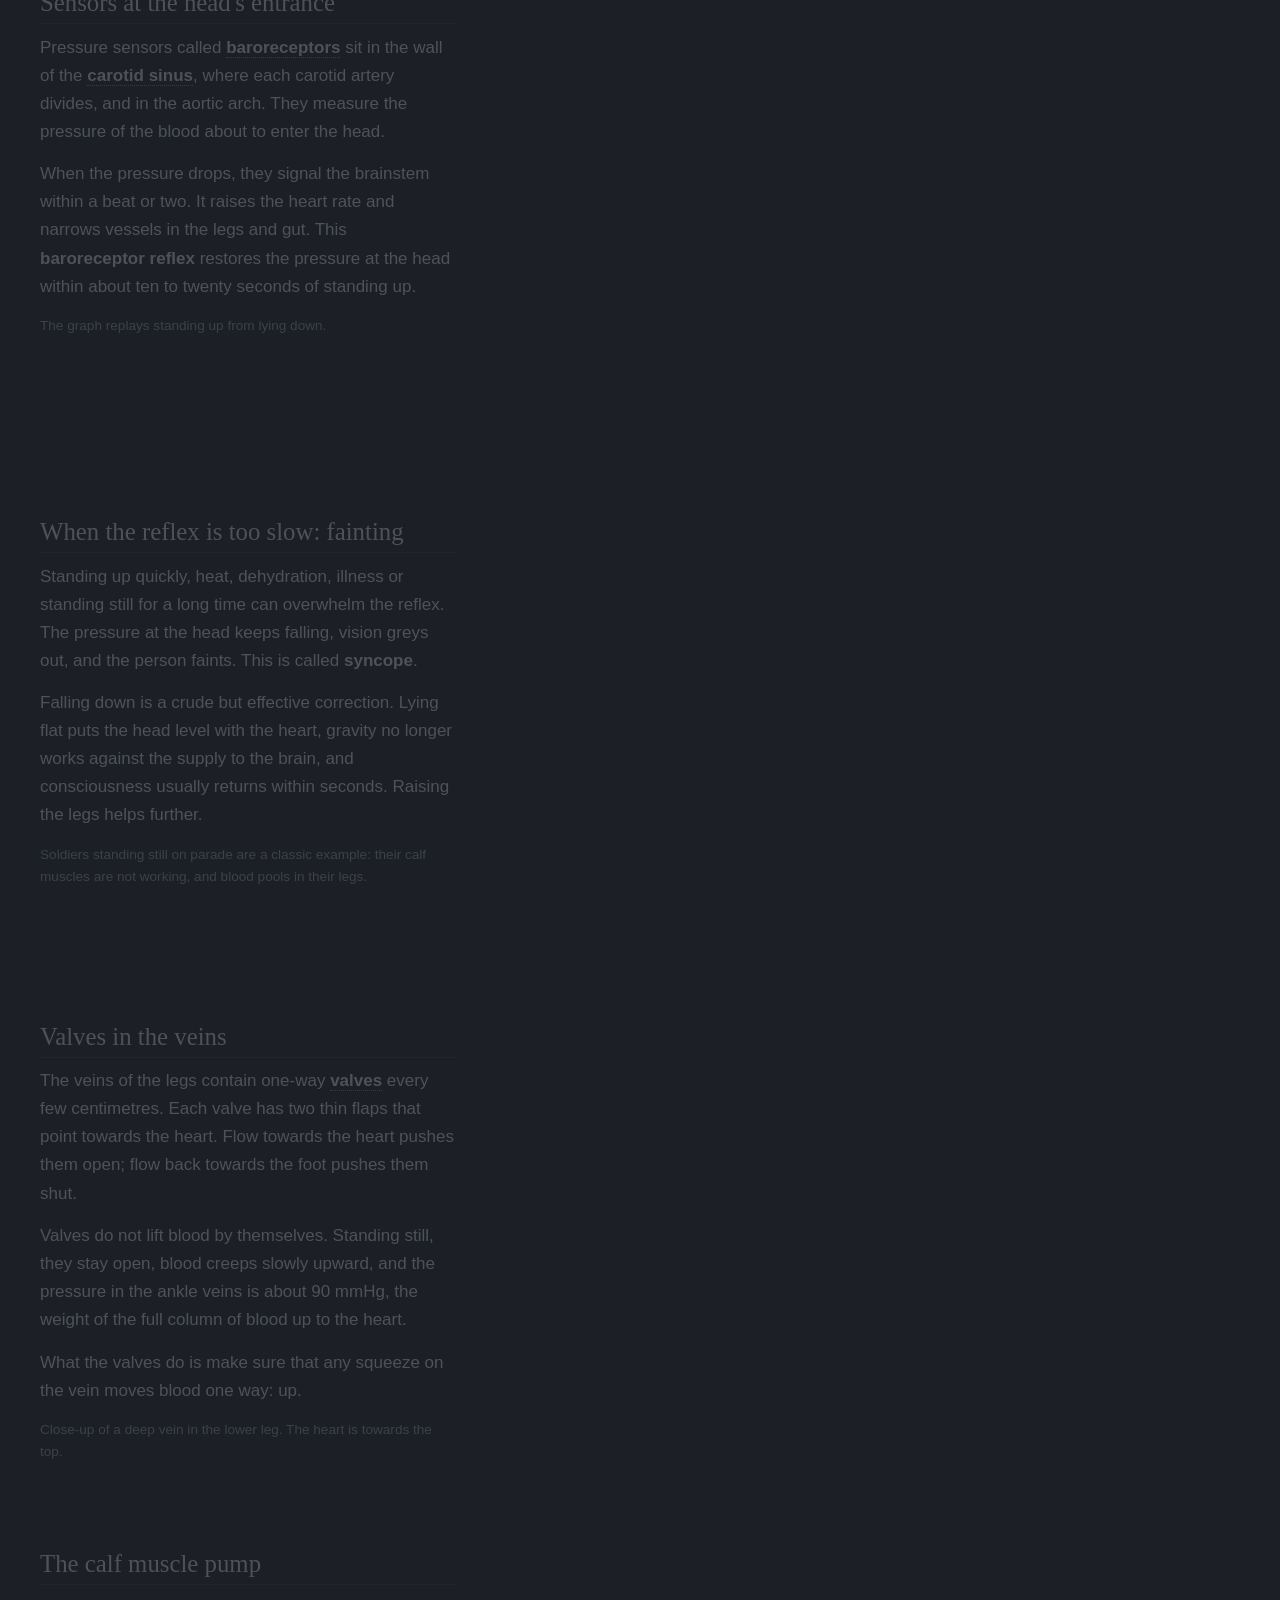
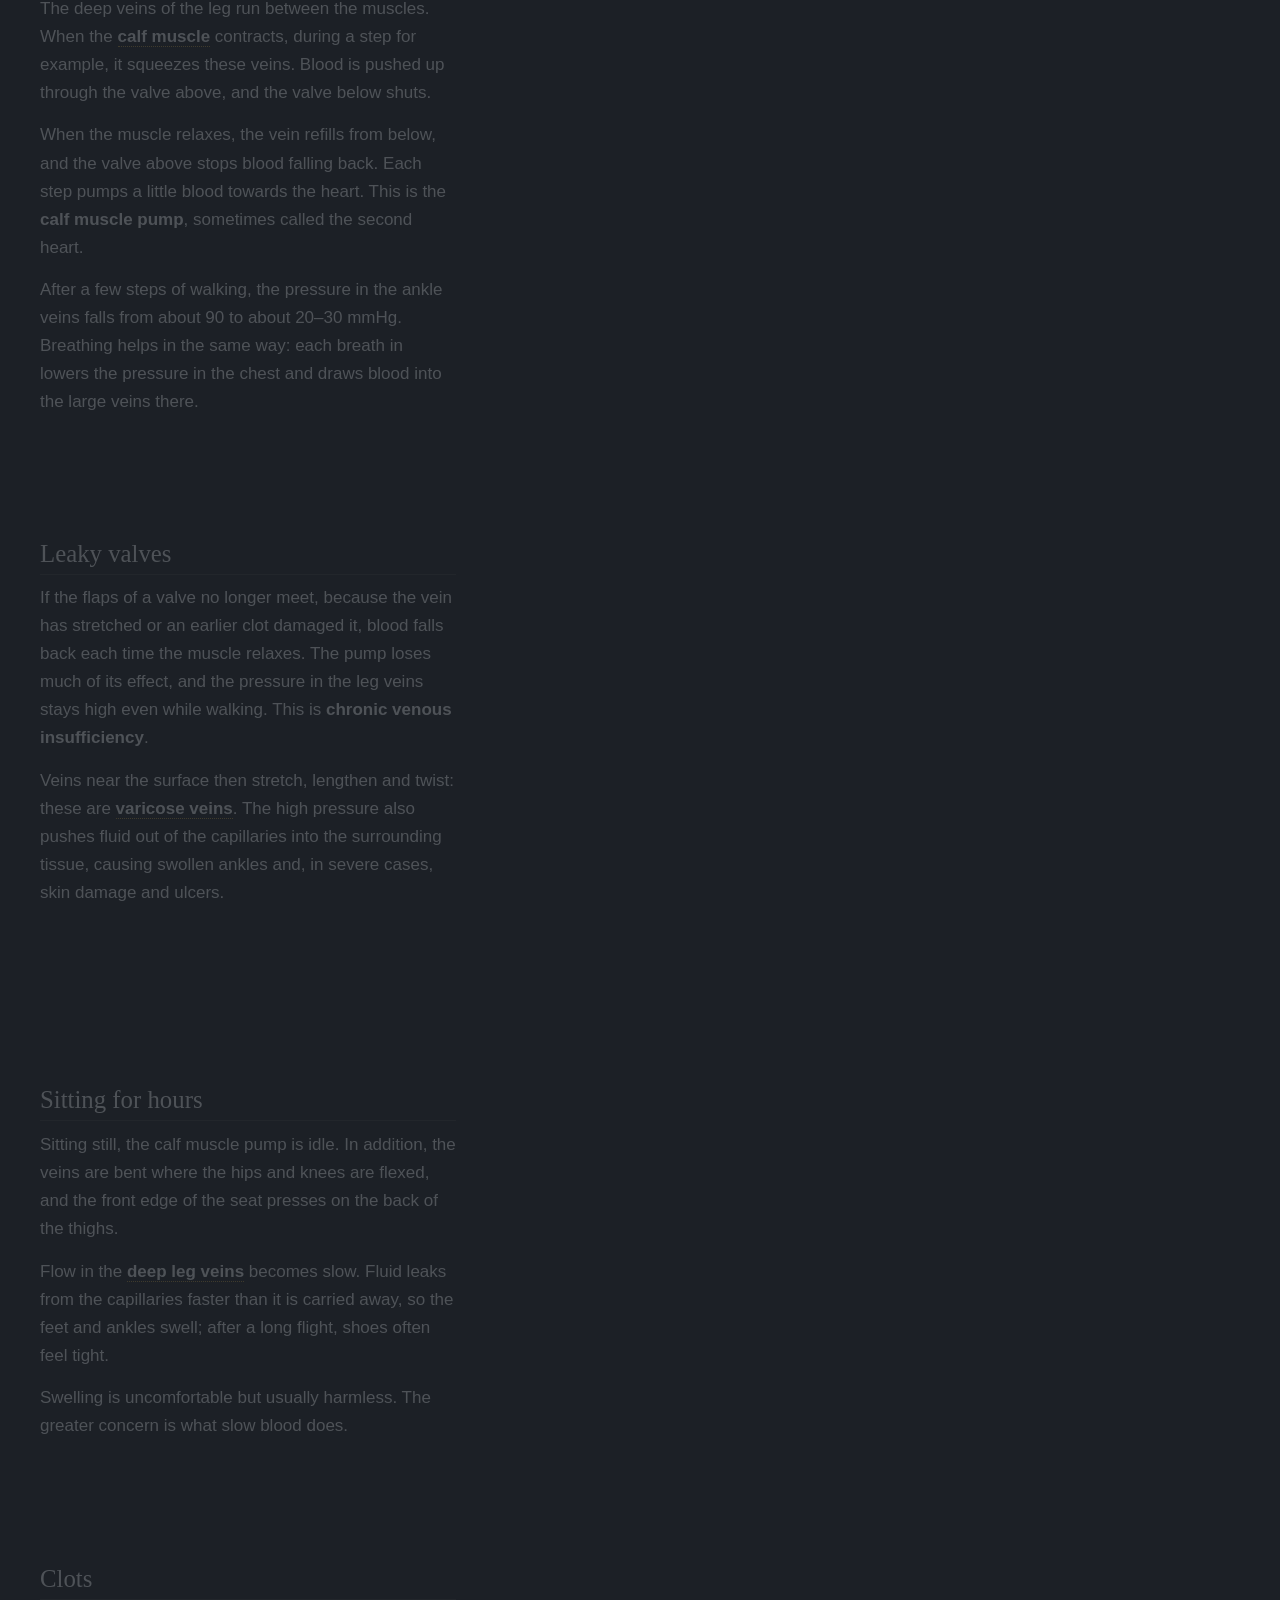
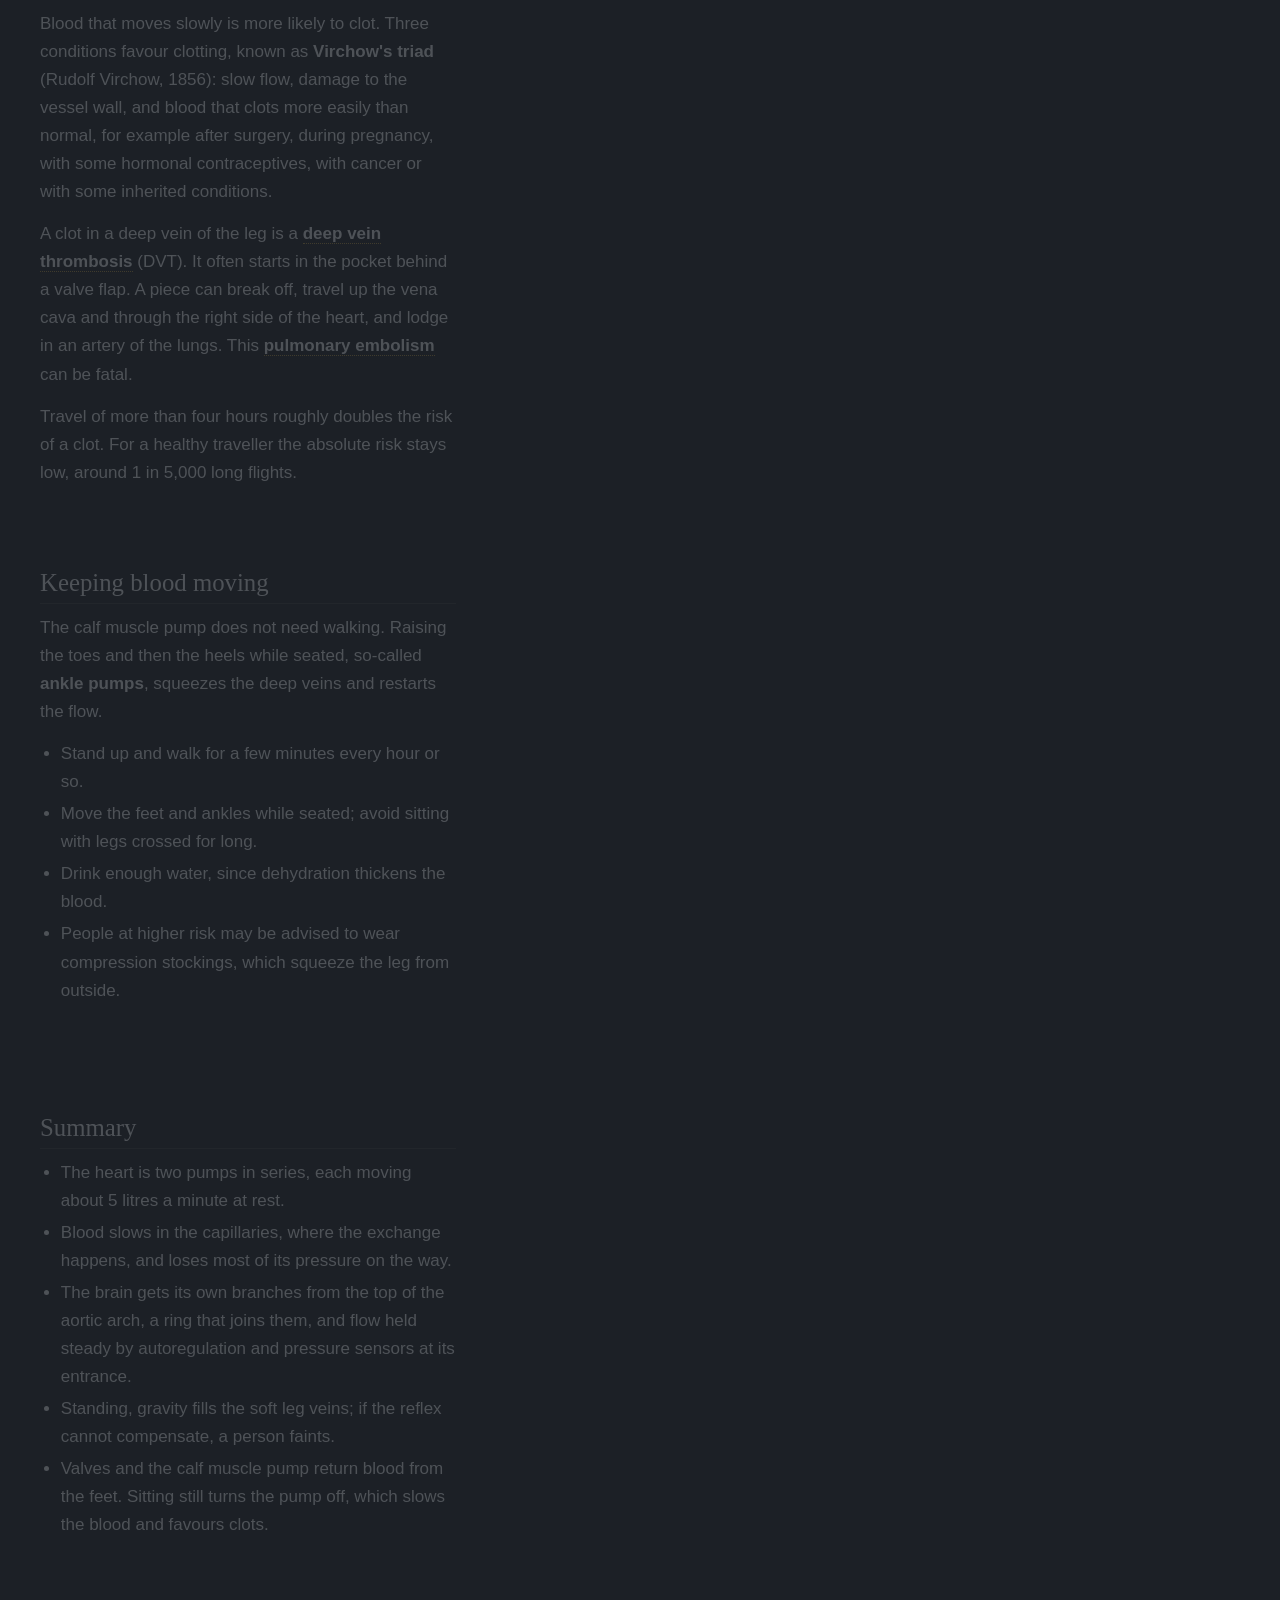
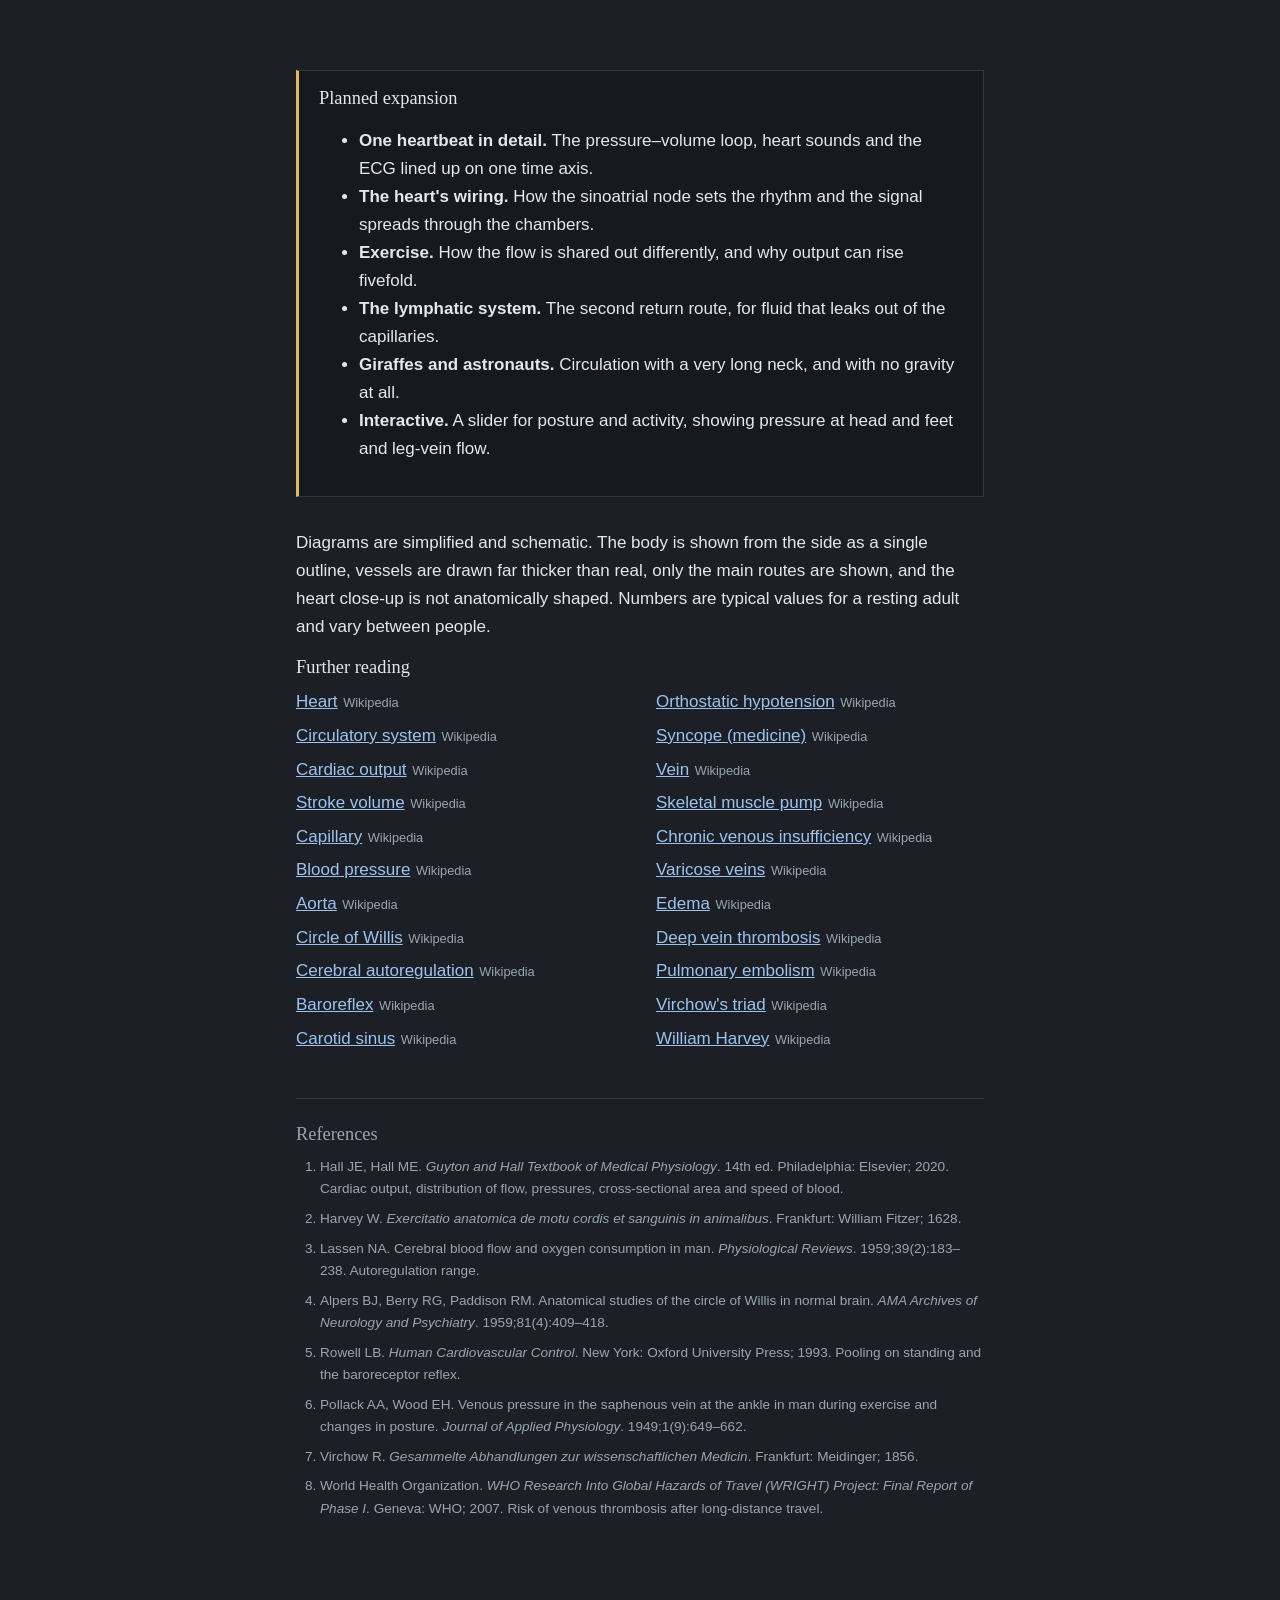
<file: explainers/heart-circulation/index.html>
<!DOCTYPE html>
<html lang="en">
<head>
  <meta charset="utf-8">
  <meta name="viewport" content="width=device-width, initial-scale=1">
  <title>The heart and circulation</title>
  <meta name="description" content="How much blood the heart moves, why the brain has its own supply, why blood from the feet needs help to return, and why sitting still for hours is a risk, explained step by step with diagrams.">
  <link rel="stylesheet" href="../../shared/explainer.css">
  <link rel="stylesheet" href="heart.css">
</head>
<body>
  <div class="progress"></div>
  <nav class="topbar"><a href="../../index.html">&larr; All explainers</a></nav>

  <main class="explainer">

    <!-- ===== Stage: one SVG, built in scenes.js ===== -->
    <div class="stage" aria-hidden="true">
      <svg class="drawing" id="drawing" viewBox="0 0 1000 560" preserveAspectRatio="xMidYMid meet"></svg>

      <!-- Colour key; each entry lists the steps where it applies -->
      <div class="legend" id="legend">
        <span data-steps="0-3,7,9-12,16-19"><i class="sw sw-art"></i>Oxygen-rich blood</span>
        <span data-steps="0-3,7,9-19"><i class="sw sw-vein"></i>Oxygen-poor blood</span>
        <span data-steps="1-2,8,13-16,18"><i class="sw sw-muscle"></i>Muscle (moves)</span>
        <span data-steps="1-2,13-15"><i class="sw sw-valve"></i>Valve</span>
        <span data-steps="0,3,9-12,16-19"><i class="sw sw-body"></i>Body (fixed)</span>
        <span data-steps="17"><i class="sw sw-clot"></i>Clot</span>
      </div>
    </div>

    <!-- ===== Text: one <section data-step> per scene ===== -->
    <div class="steps">

      <section data-step class="step hero">
        <h1>The heart and circulation</h1>
        <p>The <dfn data-part="heart">heart</dfn> is a muscular pump that drives blood around the body through a closed network of vessels, the <dfn>circulatory system</dfn>. In an adult at rest it moves about five litres of blood a minute, roughly the body's entire blood volume.</p>
        <p>This page follows that flow: how much the heart moves, why the brain is supplied first and most steadily, why blood returning from the feet needs help, and why sitting still for hours is a risk.</p>
        <table class="infobox">
          <tr><th>System</th><td>Cardiovascular (heart, blood vessels, blood)</td></tr>
          <tr><th>Output at rest</th><td>About 5 litres per minute</td></tr>
          <tr><th>Heart rate at rest</th><td>Typically 60&ndash;100 beats per minute</td></tr>
          <tr><th>Blood volume</th><td>About 5 litres in an adult</td></tr>
          <tr><th>Circulation described</th><td>William Harvey, 1628</td></tr>
          <tr><th>Related</th><td>Lungs, blood pressure, fainting, thrombosis</td></tr>
        </table>
        <div class="scroll-cue">Scroll to follow the blood<span class="chevron"></span></div>
      </section>

      <section data-step class="step">
        <h2>Two pumps in one</h2>
        <p>The heart has four chambers. On each side, a thin-walled <dfn data-part="atrium">atrium</dfn> collects returning blood and passes it to a thick-walled <dfn data-part="ventricle">ventricle</dfn>, which contracts and pushes it out.</p>
        <p><dfn data-part="valve">Valves</dfn> at the entrance and exit of each ventricle let blood pass in one direction only. They are pushed open by forward flow and shut by backward flow.</p>
        <p>With each beat, each ventricle pushes out about 70 millilitres. This is the <dfn data-part="cup">stroke volume</dfn>.</p>
        <p class="caption">Schematic front view. As in medical diagrams, the right side of the heart is drawn on the left.</p>
      </section>

      <section data-step class="step">
        <h2>Flow volume</h2>
        <p>The volume pumped per minute is the <dfn>cardiac output</dfn>: stroke volume times heart rate. At rest, 70&nbsp;mL &times; 70 beats gives about 4.9 litres a minute.</p>
        <p>An adult has about five litres of blood, so the whole volume passes through the heart roughly once a minute. Over a day this adds up to about 7,000 litres and 100,000 beats.</p>
        <p>During hard exercise both numbers rise. A fit young adult can reach about 20 litres a minute; trained endurance athletes reach more than 30.</p>
      </section>

      <section data-step class="step">
        <h2>Two circuits in series</h2>
        <p>The right side of the heart pumps blood through the lungs, where it takes up oxygen. This is the <dfn data-part="pulm">pulmonary circuit</dfn>. The blood returns to the left side, which pumps it through the rest of the body: the <dfn data-part="sys">systemic circuit</dfn>. From the body it returns to the right side.</p>
        <p>Because the two circuits are joined end to end, both sides must pump the same volume per minute. If one side pumped more, blood would collect in the other circuit.</p>
        <p class="caption">Oxygen-rich blood is drawn red and oxygen-poor blood blue, by convention. Real blood is red in both, darker when it carries less oxygen.</p>
      </section>

      <section data-step class="step">
        <h2>Fast in the pipes, slow where it counts</h2>
        <p>Blood leaves the heart through the <dfn>aorta</dfn>, which divides into <dfn>arteries</dfn>, then into narrow <dfn>arterioles</dfn>, and finally into <dfn data-part="cap">capillaries</dfn>: tubes about as wide as one red blood cell, numbering in the billions. They join again into <dfn>venules</dfn> and <dfn>veins</dfn>.</p>
        <p>Each vessel is narrow, but together the capillaries have a cross-section roughly a thousand times that of the aorta. The same volume passes every level each second, about 83&nbsp;mL, so the blood slows down in proportion: from about 30&nbsp;cm per second in the aorta to about 0.3&nbsp;mm per second in a capillary.</p>
        <p>The slow passage gives time for oxygen, nutrients and waste to cross the capillaries' thin walls.</p>
        <p class="caption">The drawing shows 16 capillaries, and the graph is not to scale.</p>
      </section>

      <section data-step class="step">
        <h2>Pressure falls along the way</h2>
        <p>Each beat raises the pressure in the large arteries to about 120&nbsp;mmHg, and between beats it falls to about 80. This is the familiar blood pressure of <q>120 over 80</q>.</p>
        <p>The arterioles offer the most resistance, and most of the pressure is lost there. The pulsing also fades out. In the capillaries the pressure is about 35&nbsp;mmHg at the start and 15 at the end; in the large veins it is below 10, and close to zero where they enter the heart.</p>
        <p>By the time blood reaches the veins, the push from the heart is almost spent. This matters for the return from the legs.</p>
        <p class="caption">Values for a person lying down.</p>
      </section>

      <section data-step class="step">
        <h2>Where the flow goes</h2>
        <p>At rest, the five litres a minute are shared out roughly as shown. The kidneys, liver and gut receive large shares because they filter and process the blood itself.</p>
        <p>The <dfn data-part="brain">brain</dfn> is about 2% of body weight but receives about 15% of the flow and uses about 20% of the oxygen. During exercise, the share going to muscles can rise to more than three quarters, while the brain's supply stays almost the same.</p>
        <p class="caption">Approximate figures for a resting adult; sources differ by a few per cent.</p>
      </section>

      <section data-step class="step">
        <h2>The head's own branches</h2>
        <p>The aorta rises from the heart and curves over as the <dfn data-part="arch">aortic arch</dfn>. Its first branches, the <dfn data-part="coronary">coronary arteries</dfn>, feed the heart muscle itself. Then three branches leave the top of the arch, heading up.</p>
        <p>Two <dfn data-part="carotid">carotid arteries</dfn> and two <dfn data-part="vertebral">vertebral arteries</dfn> carry blood to the brain. They take the shortest route from the heart, at full pressure, before the rest of the body draws its share.</p>
        <p>Inside the skull the four arteries join in a ring, the <dfn data-part="willis">circle of Willis</dfn>. If one inlet is blocked, blood can reach its area round the ring. The ring is complete in fewer than half of people, so this protection varies.</p>
      </section>

      <section data-step class="step">
        <h2>Kept steady</h2>
        <p>The brain stores almost no oxygen or glucose. Without blood flow, a person loses consciousness within about ten seconds, and brain cells begin to die after a few minutes.</p>
        <p>The brain's arterioles therefore adjust themselves: they widen when pressure falls and narrow when it rises. This <dfn data-part="auto">cerebral autoregulation</dfn> keeps flow close to 750&nbsp;mL a minute across a range of mean pressures of about 60 to 150&nbsp;mmHg.</p>
        <p>When pressure falls further, the body narrows the vessels to the skin, gut and kidneys, so that more of the remaining flow goes to the brain.</p>
        <p class="caption">The width of the plateau varies between people and between studies.</p>
      </section>

      <section data-step class="step">
        <h2>Gravity</h2>
        <p>Blood has weight. In a column of blood, pressure rises by about 0.78&nbsp;mmHg for each centimetre further down.</p>
        <p>Lying down, the head, heart and feet are at about the same height and share the same pressure. Standing up, the brain is about 40&nbsp;cm above the heart, so the pressure there is about 30&nbsp;mmHg lower. The feet are about 125&nbsp;cm below the heart, and the pressure in their arteries is about 100&nbsp;mmHg higher.</p>
        <p class="caption">Blood pressure is measured on the upper arm because it is at about the height of the heart.</p>
      </section>

      <section data-step class="step">
        <h2>Soft veins</h2>
        <p>Gravity alone does not stop blood returning from the feet. Arteries and veins together form a U-shaped tube: blood going down gains as much pressure as blood coming up loses, as in a siphon.</p>
        <p>The problem is that vein walls are thin and stretchy. The extra pressure in the lower body <dfn data-part="pool">inflates the veins</dfn>, and they fill up with blood that would otherwise return to the heart. On standing up, about 500 to 800&nbsp;mL shifts into the legs and lower body within a few seconds.</p>
        <p>With less blood returning, the next few heartbeats push out less, and the pressure reaching the head drops further.</p>
      </section>

      <section data-step class="step">
        <h2>Sensors at the head's entrance</h2>
        <p>Pressure sensors called <dfn data-part="baro">baroreceptors</dfn> sit in the wall of the <dfn data-part="baro">carotid sinus</dfn>, where each carotid artery divides, and in the aortic arch. They measure the pressure of the blood about to enter the head.</p>
        <p>When the pressure drops, they signal the brainstem within a beat or two. It raises the heart rate and narrows vessels in the legs and gut. This <dfn>baroreceptor reflex</dfn> restores the pressure at the head within about ten to twenty seconds of standing up.</p>
        <p class="caption">The graph replays standing up from lying down.</p>
      </section>

      <section data-step class="step">
        <h2>When the reflex is too slow: fainting</h2>
        <p>Standing up quickly, heat, dehydration, illness or standing still for a long time can overwhelm the reflex. The pressure at the head keeps falling, vision greys out, and the person faints. This is called <dfn>syncope</dfn>.</p>
        <p>Falling down is a crude but effective correction. Lying flat puts the head level with the heart, gravity no longer works against the supply to the brain, and consciousness usually returns within seconds. Raising the legs helps further.</p>
        <p class="caption">Soldiers standing still on parade are a classic example: their calf muscles are not working, and blood pools in their legs.</p>
      </section>

      <section data-step class="step">
        <h2>Valves in the veins</h2>
        <p>The veins of the legs contain one-way <dfn data-part="vvalve">valves</dfn> every few centimetres. Each valve has two thin flaps that point towards the heart. Flow towards the heart pushes them open; flow back towards the foot pushes them shut.</p>
        <p>Valves do not lift blood by themselves. Standing still, they stay open, blood creeps slowly upward, and the pressure in the ankle veins is about 90&nbsp;mmHg, the weight of the full column of blood up to the heart.</p>
        <p>What the valves do is make sure that any squeeze on the vein moves blood one way: up.</p>
        <p class="caption">Close-up of a deep vein in the lower leg. The heart is towards the top.</p>
      </section>

      <section data-step class="step">
        <h2>The calf muscle pump</h2>
        <p>The deep veins of the leg run between the muscles. When the <dfn data-part="calf">calf muscle</dfn> contracts, during a step for example, it squeezes these veins. Blood is pushed up through the valve above, and the valve below shuts.</p>
        <p>When the muscle relaxes, the vein refills from below, and the valve above stops blood falling back. Each step pumps a little blood towards the heart. This is the <dfn>calf muscle pump</dfn>, sometimes called the second heart.</p>
        <p>After a few steps of walking, the pressure in the ankle veins falls from about 90 to about 20&ndash;30&nbsp;mmHg. Breathing helps in the same way: each breath in lowers the pressure in the chest and draws blood into the large veins there.</p>
      </section>

      <section data-step class="step">
        <h2>Leaky valves</h2>
        <p>If the flaps of a valve no longer meet, because the vein has stretched or an earlier clot damaged it, blood falls back each time the muscle relaxes. The pump loses much of its effect, and the pressure in the leg veins stays high even while walking. This is <dfn>chronic venous insufficiency</dfn>.</p>
        <p>Veins near the surface then stretch, lengthen and twist: these are <dfn data-part="varicose">varicose veins</dfn>. The high pressure also pushes fluid out of the capillaries into the surrounding tissue, causing swollen ankles and, in severe cases, skin damage and ulcers.</p>
      </section>

      <section data-step class="step">
        <h2>Sitting for hours</h2>
        <p>Sitting still, the calf muscle pump is idle. In addition, the veins are bent where the hips and knees are flexed, and the front edge of the seat presses on the back of the thighs.</p>
        <p>Flow in the <dfn data-part="legvein">deep leg veins</dfn> becomes slow. Fluid leaks from the capillaries faster than it is carried away, so the feet and ankles swell; after a long flight, shoes often feel tight.</p>
        <p>Swelling is uncomfortable but usually harmless. The greater concern is what slow blood does.</p>
      </section>

      <section data-step class="step">
        <h2>Clots</h2>
        <p>Blood that moves slowly is more likely to clot. Three conditions favour clotting, known as <dfn>Virchow's triad</dfn> (Rudolf Virchow, 1856): slow flow, damage to the vessel wall, and blood that clots more easily than normal, for example after surgery, during pregnancy, with some hormonal contraceptives, with cancer or with some inherited conditions.</p>
        <p>A clot in a deep vein of the leg is a <dfn data-part="dvt">deep vein thrombosis</dfn> (DVT). It often starts in the pocket behind a valve flap. A piece can break off, travel up the vena cava and through the right side of the heart, and lodge in an artery of the lungs. This <dfn data-part="pe">pulmonary embolism</dfn> can be fatal.</p>
        <p>Travel of more than four hours roughly doubles the risk of a clot. For a healthy traveller the absolute risk stays low, around 1 in 5,000 long flights.</p>
      </section>

      <section data-step class="step">
        <h2>Keeping blood moving</h2>
        <p>The calf muscle pump does not need walking. Raising the toes and then the heels while seated, so-called <dfn>ankle pumps</dfn>, squeezes the deep veins and restarts the flow.</p>
        <ul>
          <li>Stand up and walk for a few minutes every hour or so.</li>
          <li>Move the feet and ankles while seated; avoid sitting with legs crossed for long.</li>
          <li>Drink enough water, since dehydration thickens the blood.</li>
          <li>People at higher risk may be advised to wear compression stockings, which squeeze the leg from outside.</li>
        </ul>
      </section>

      <section data-step class="step">
        <h2>Summary</h2>
        <ul>
          <li>The heart is two pumps in series, each moving about 5 litres a minute at rest.</li>
          <li>Blood slows in the capillaries, where the exchange happens, and loses most of its pressure on the way.</li>
          <li>The brain gets its own branches from the top of the aortic arch, a ring that joins them, and flow held steady by autoregulation and pressure sensors at its entrance.</li>
          <li>Standing, gravity fills the soft leg veins; if the reflex cannot compensate, a person faints.</li>
          <li>Valves and the calf muscle pump return blood from the feet. Sitting still turns the pump off, which slows the blood and favours clots.</li>
        </ul>
      </section>
    </div>
  </main>

  <div class="after">
    <div class="note">
      <h3>Planned expansion</h3>
      <ul>
        <li><b>One heartbeat in detail.</b> The pressure&ndash;volume loop, heart sounds and the ECG lined up on one time axis.</li>
        <li><b>The heart's wiring.</b> How the sinoatrial node sets the rhythm and the signal spreads through the chambers.</li>
        <li><b>Exercise.</b> How the flow is shared out differently, and why output can rise fivefold.</li>
        <li><b>The lymphatic system.</b> The second return route, for fluid that leaks out of the capillaries.</li>
        <li><b>Giraffes and astronauts.</b> Circulation with a very long neck, and with no gravity at all.</li>
        <li><b>Interactive.</b> A slider for posture and activity, showing pressure at head and feet and leg-vein flow.</li>
      </ul>
    </div>
    <p class="caption">Diagrams are simplified and schematic. The body is shown from the side as a single outline, vessels are drawn far thicker than real, only the main routes are shown, and the heart close-up is not anatomically shaped. Numbers are typical values for a resting adult and vary between people.</p>
    <section class="reading">
      <h3>Further reading</h3>
      <ul>
        <li><a href="https://en.wikipedia.org/wiki/Heart">Heart</a><span class="src">Wikipedia</span></li>
        <li><a href="https://en.wikipedia.org/wiki/Circulatory_system">Circulatory system</a><span class="src">Wikipedia</span></li>
        <li><a href="https://en.wikipedia.org/wiki/Cardiac_output">Cardiac output</a><span class="src">Wikipedia</span></li>
        <li><a href="https://en.wikipedia.org/wiki/Stroke_volume">Stroke volume</a><span class="src">Wikipedia</span></li>
        <li><a href="https://en.wikipedia.org/wiki/Capillary">Capillary</a><span class="src">Wikipedia</span></li>
        <li><a href="https://en.wikipedia.org/wiki/Blood_pressure">Blood pressure</a><span class="src">Wikipedia</span></li>
        <li><a href="https://en.wikipedia.org/wiki/Aorta">Aorta</a><span class="src">Wikipedia</span></li>
        <li><a href="https://en.wikipedia.org/wiki/Circle_of_Willis">Circle of Willis</a><span class="src">Wikipedia</span></li>
        <li><a href="https://en.wikipedia.org/wiki/Cerebral_autoregulation">Cerebral autoregulation</a><span class="src">Wikipedia</span></li>
        <li><a href="https://en.wikipedia.org/wiki/Baroreflex">Baroreflex</a><span class="src">Wikipedia</span></li>
        <li><a href="https://en.wikipedia.org/wiki/Carotid_sinus">Carotid sinus</a><span class="src">Wikipedia</span></li>
        <li><a href="https://en.wikipedia.org/wiki/Orthostatic_hypotension">Orthostatic hypotension</a><span class="src">Wikipedia</span></li>
        <li><a href="https://en.wikipedia.org/wiki/Syncope_(medicine)">Syncope (medicine)</a><span class="src">Wikipedia</span></li>
        <li><a href="https://en.wikipedia.org/wiki/Vein">Vein</a><span class="src">Wikipedia</span></li>
        <li><a href="https://en.wikipedia.org/wiki/Skeletal_muscle_pump">Skeletal muscle pump</a><span class="src">Wikipedia</span></li>
        <li><a href="https://en.wikipedia.org/wiki/Chronic_venous_insufficiency">Chronic venous insufficiency</a><span class="src">Wikipedia</span></li>
        <li><a href="https://en.wikipedia.org/wiki/Varicose_veins">Varicose veins</a><span class="src">Wikipedia</span></li>
        <li><a href="https://en.wikipedia.org/wiki/Edema">Edema</a><span class="src">Wikipedia</span></li>
        <li><a href="https://en.wikipedia.org/wiki/Deep_vein_thrombosis">Deep vein thrombosis</a><span class="src">Wikipedia</span></li>
        <li><a href="https://en.wikipedia.org/wiki/Pulmonary_embolism">Pulmonary embolism</a><span class="src">Wikipedia</span></li>
        <li><a href="https://en.wikipedia.org/wiki/Virchow%27s_triad">Virchow&#x27;s triad</a><span class="src">Wikipedia</span></li>
        <li><a href="https://en.wikipedia.org/wiki/William_Harvey">William Harvey</a><span class="src">Wikipedia</span></li>
      </ul>
    </section>
    <section class="references">
      <h3>References</h3>
      <ol>
        <li>Hall JE, Hall ME. <cite>Guyton and Hall Textbook of Medical Physiology</cite>. 14th ed. Philadelphia: Elsevier; 2020. Cardiac output, distribution of flow, pressures, cross-sectional area and speed of blood.</li>
        <li>Harvey W. <cite>Exercitatio anatomica de motu cordis et sanguinis in animalibus</cite>. Frankfurt: William Fitzer; 1628.</li>
        <li>Lassen NA. Cerebral blood flow and oxygen consumption in man. <cite>Physiological Reviews</cite>. 1959;39(2):183&ndash;238. Autoregulation range.</li>
        <li>Alpers BJ, Berry RG, Paddison RM. Anatomical studies of the circle of Willis in normal brain. <cite>AMA Archives of Neurology and Psychiatry</cite>. 1959;81(4):409&ndash;418.</li>
        <li>Rowell LB. <cite>Human Cardiovascular Control</cite>. New York: Oxford University Press; 1993. Pooling on standing and the baroreceptor reflex.</li>
        <li>Pollack AA, Wood EH. Venous pressure in the saphenous vein at the ankle in man during exercise and changes in posture. <cite>Journal of Applied Physiology</cite>. 1949;1(9):649&ndash;662.</li>
        <li>Virchow R. <cite>Gesammelte Abhandlungen zur wissenschaftlichen Medicin</cite>. Frankfurt: Meidinger; 1856.</li>
        <li>World Health Organization. <cite>WHO Research Into Global Hazards of Travel (WRIGHT) Project: Final Report of Phase I</cite>. Geneva: WHO; 2007. Risk of venous thrombosis after long-distance travel.</li>
      </ol>
    </section>
  </div>

  <script src="../../shared/explainer.js"></script>
  <script src="body.js"></script>
  <script src="scenes.js"></script>
</body>
</html>
</file>
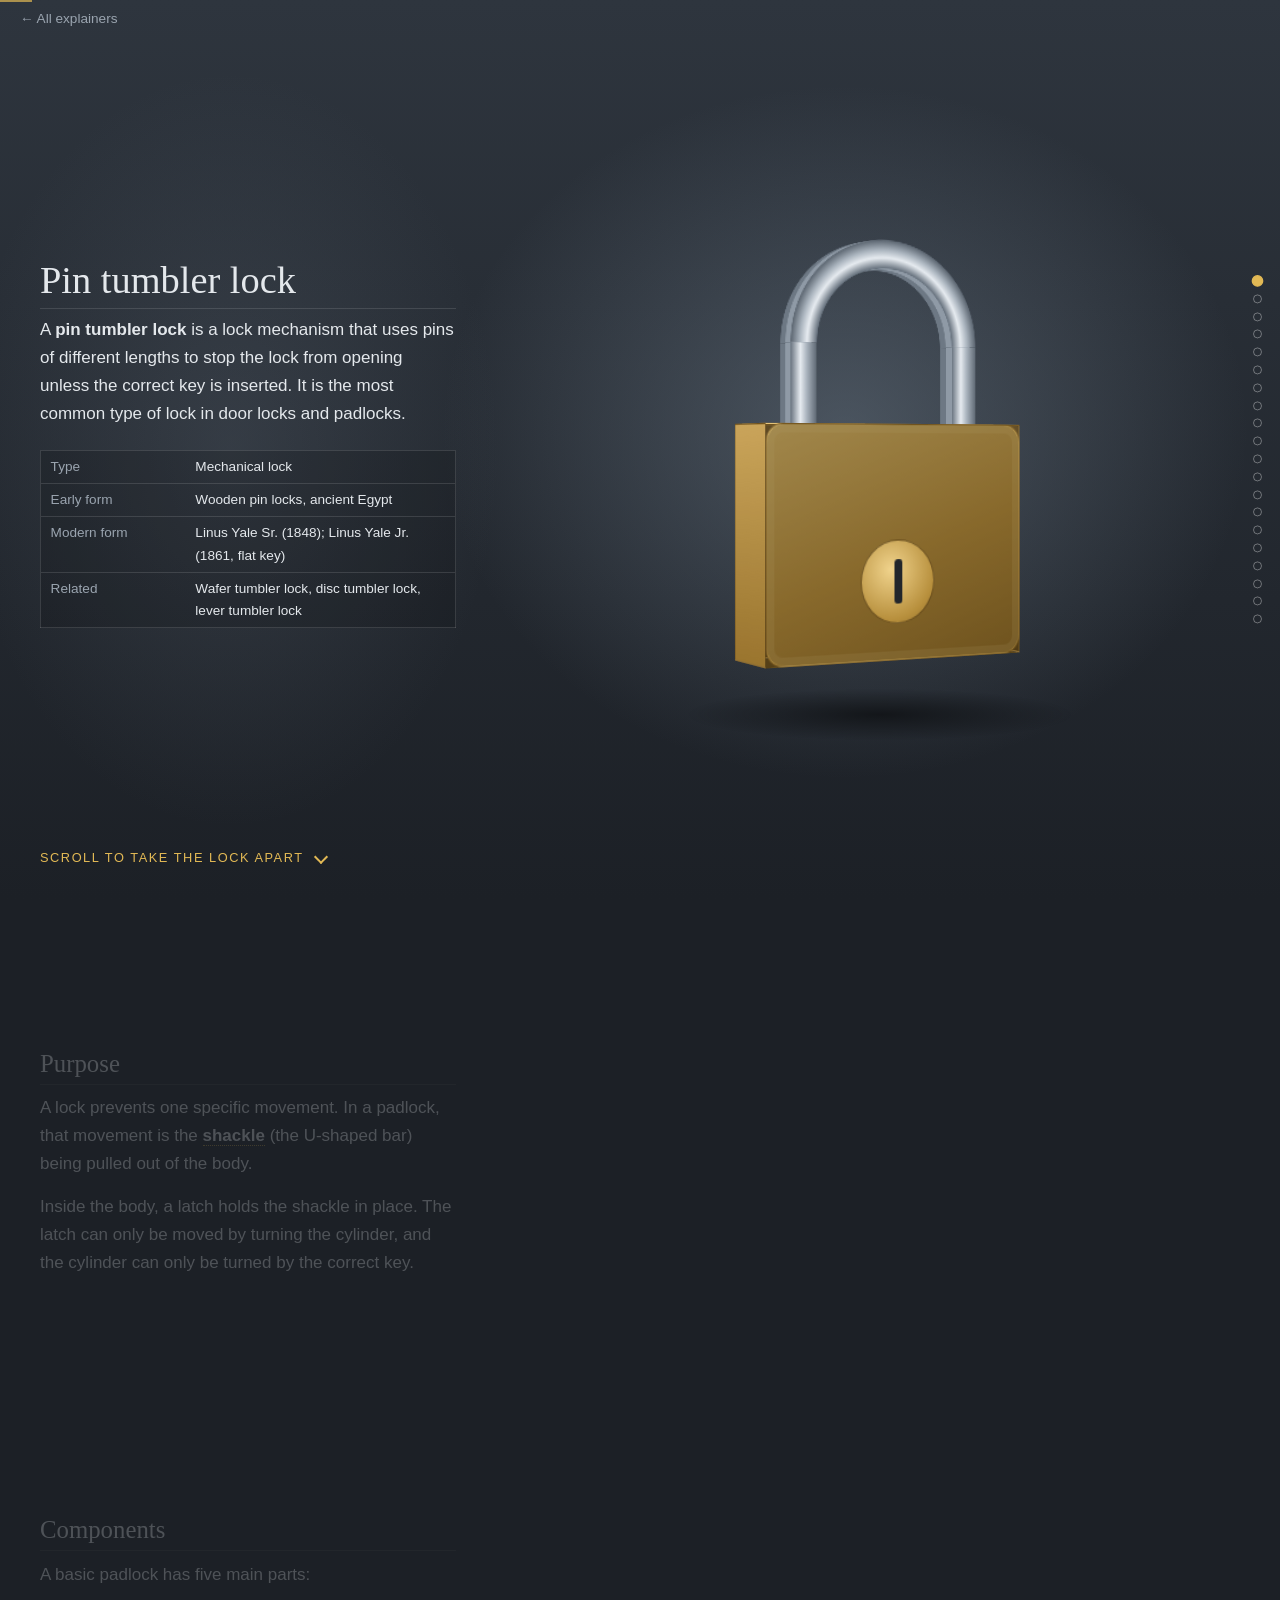
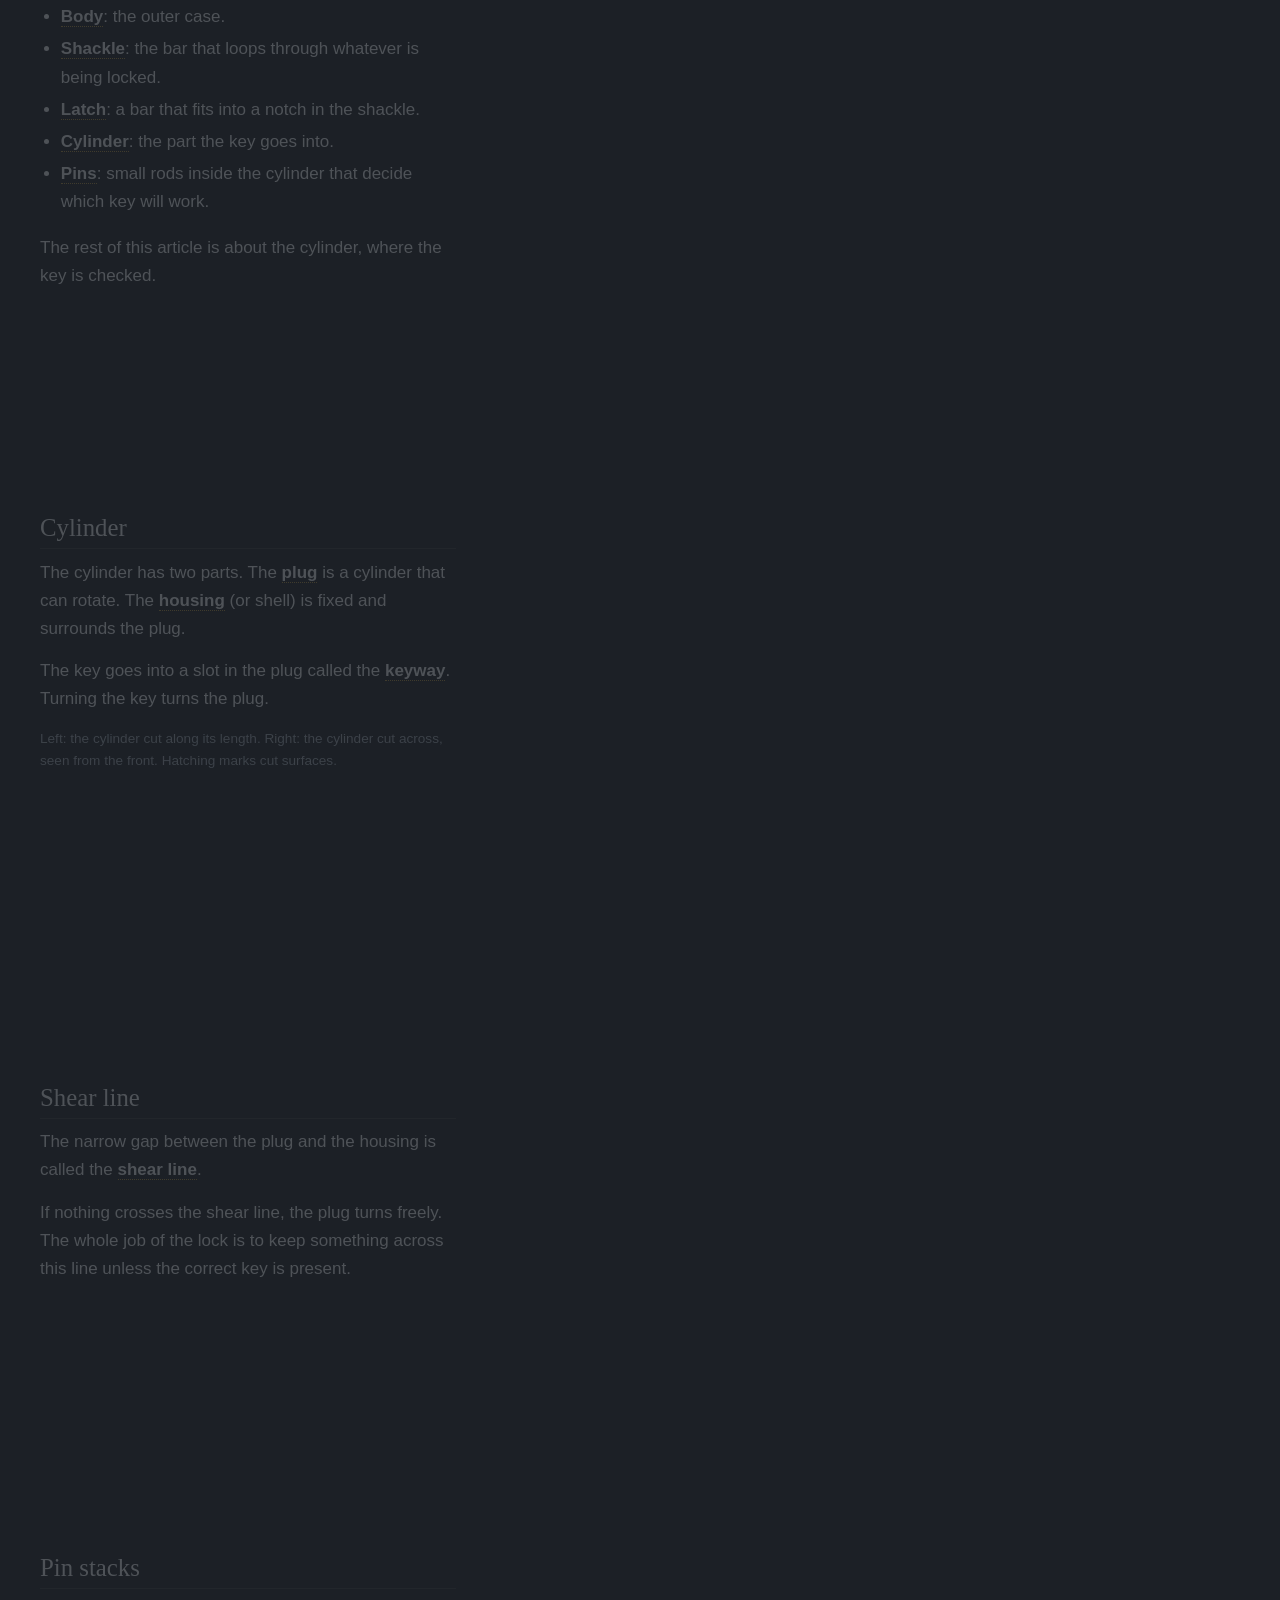
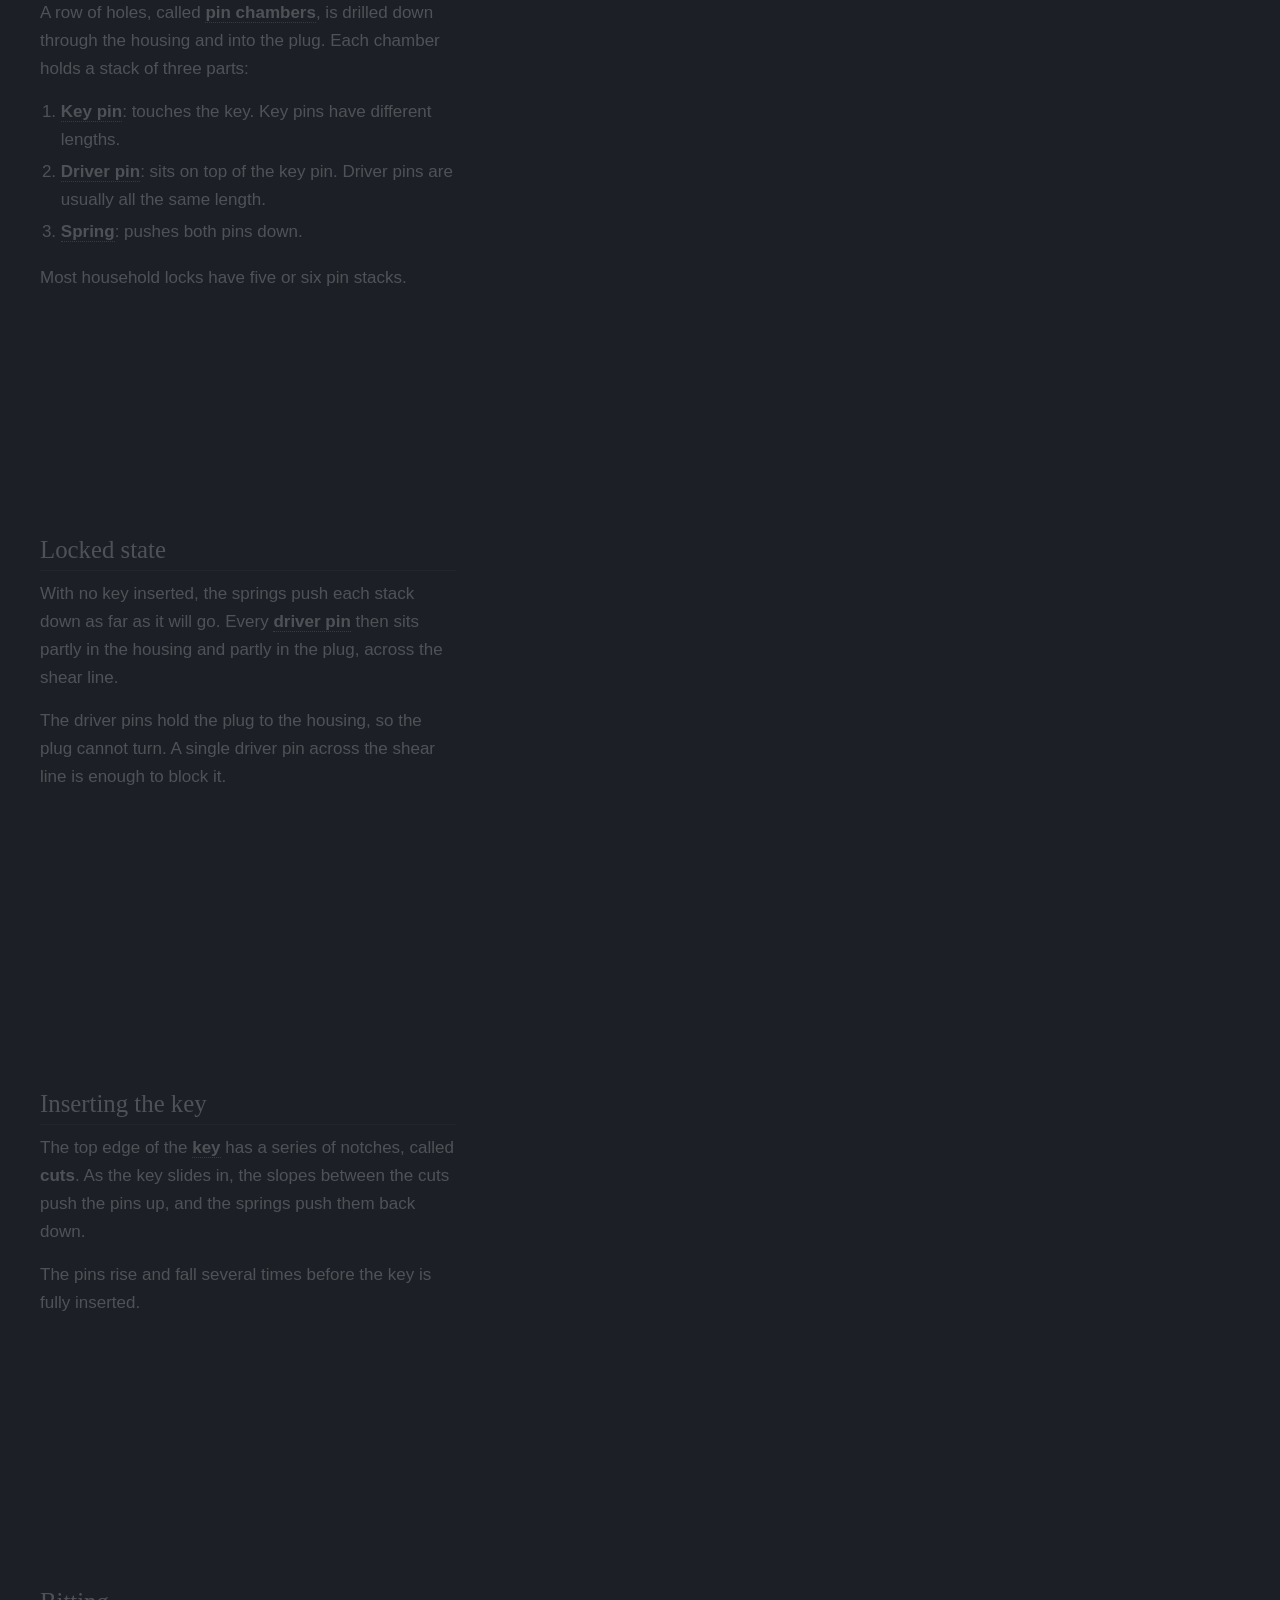
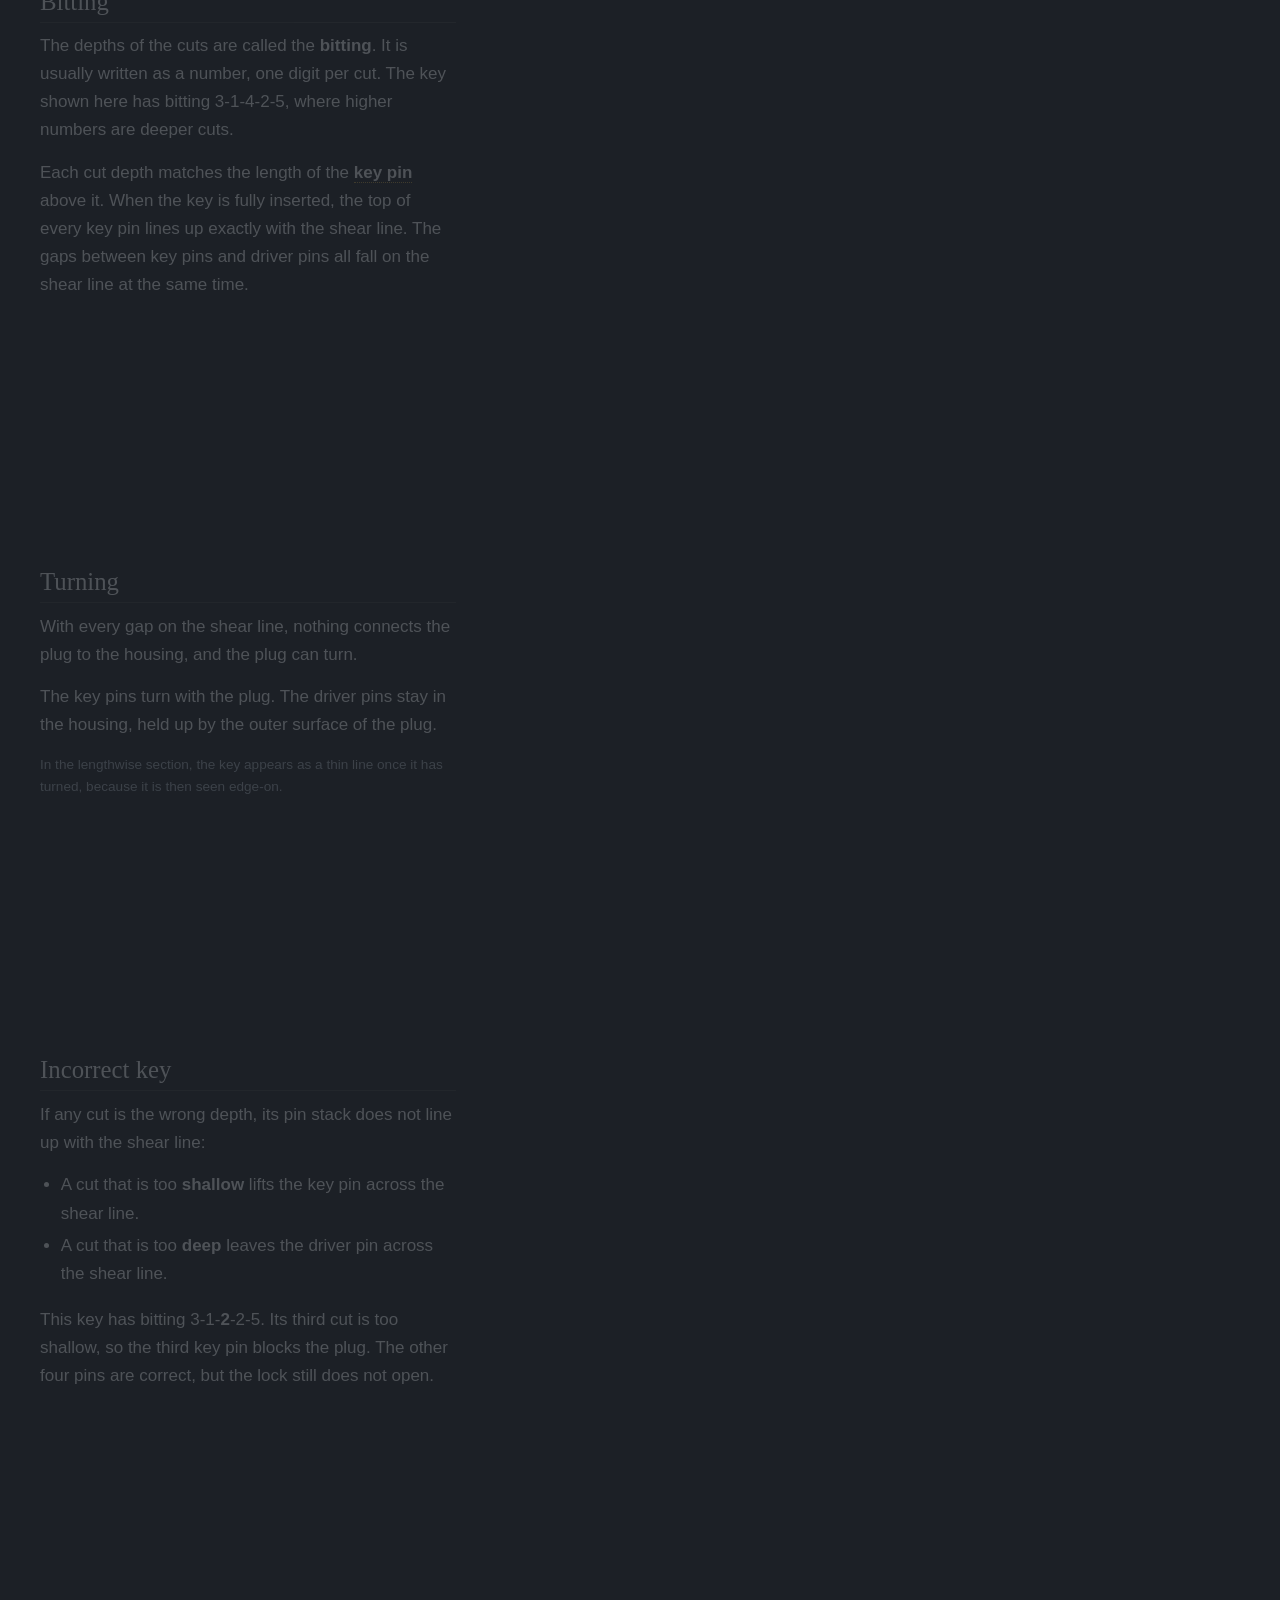
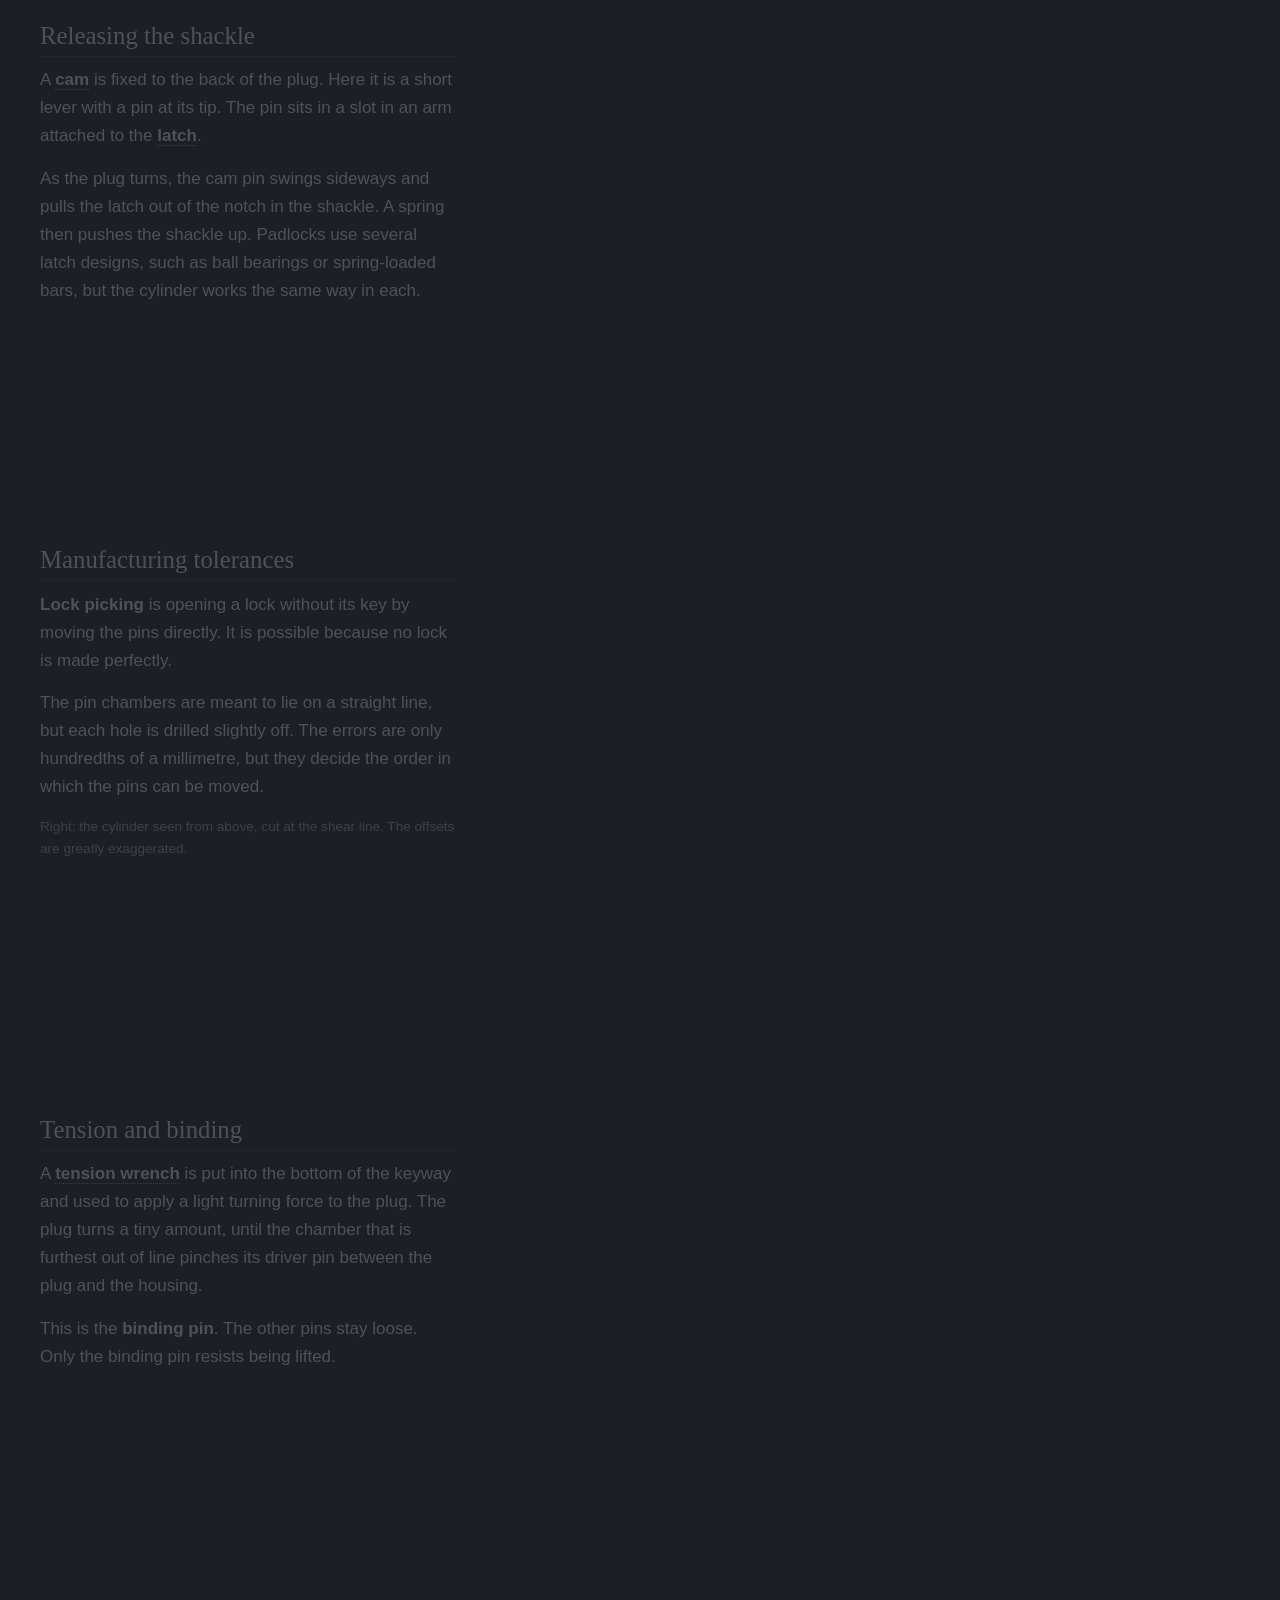
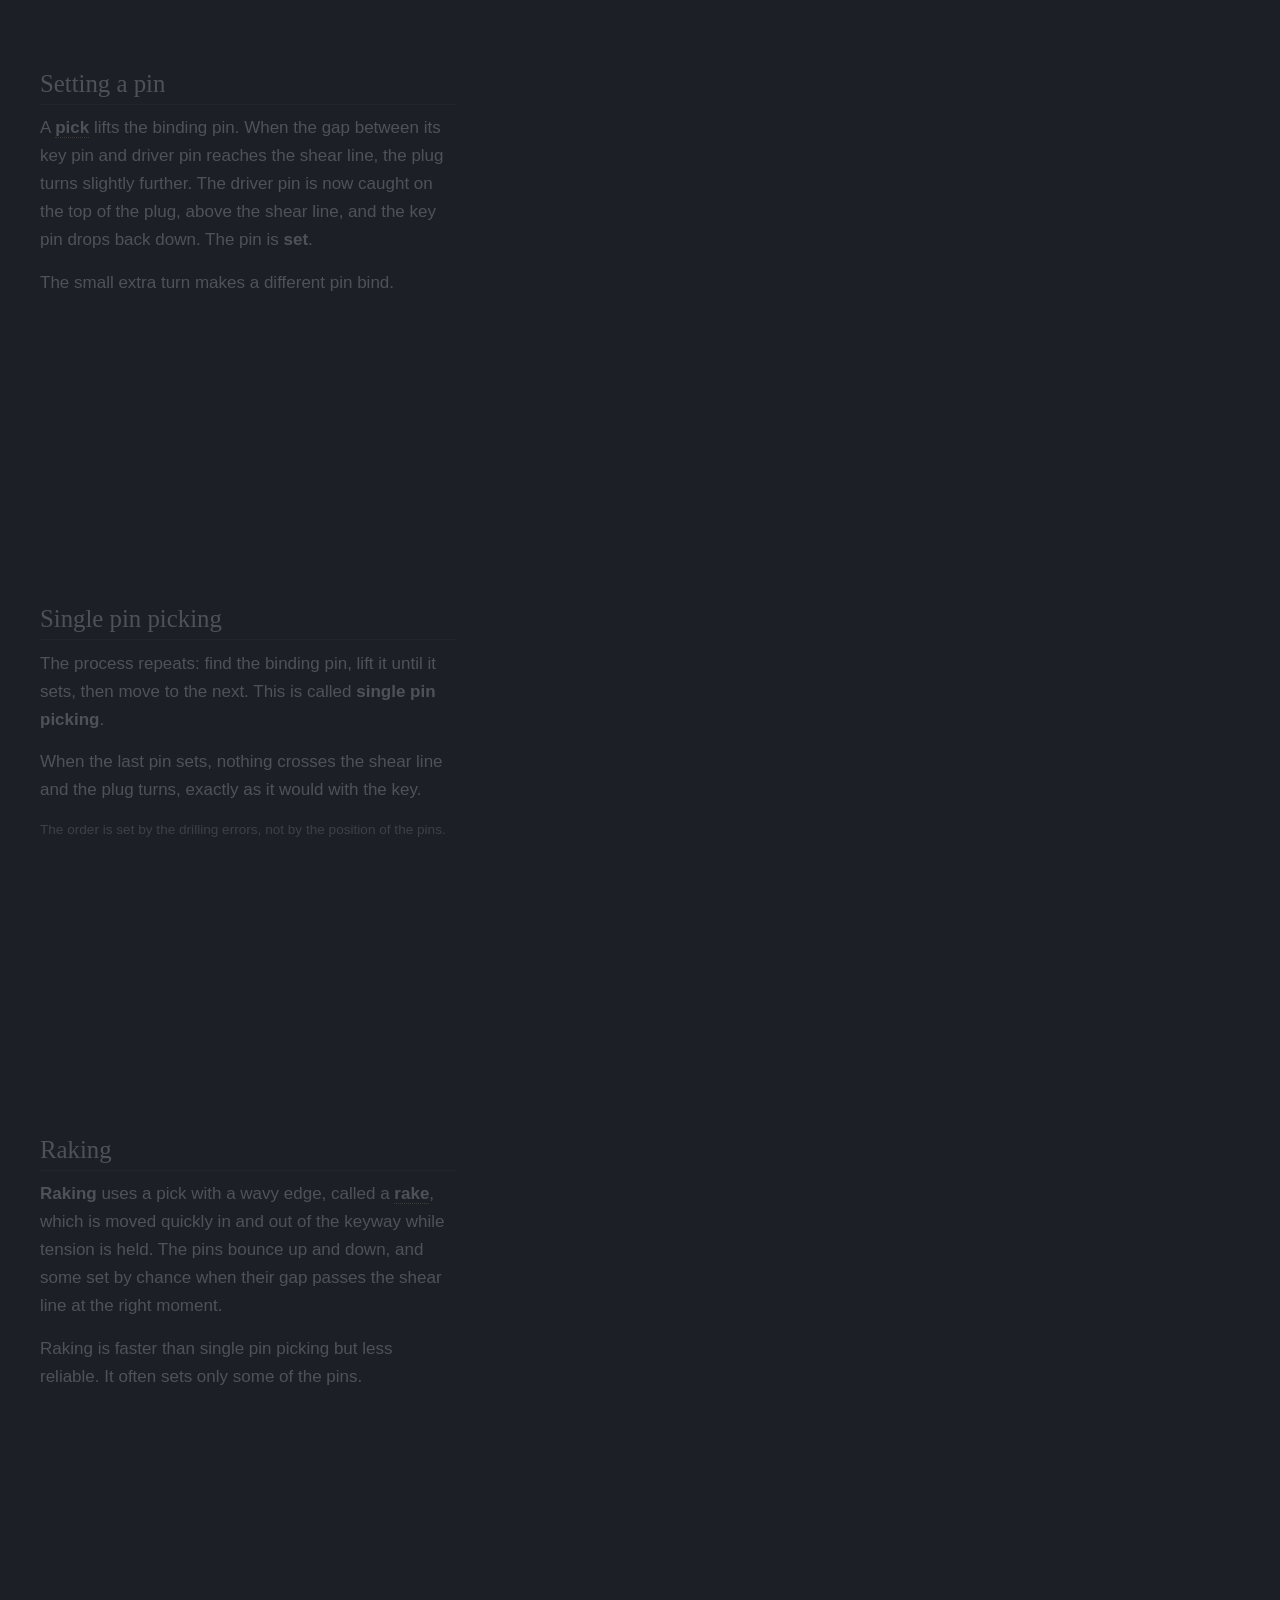
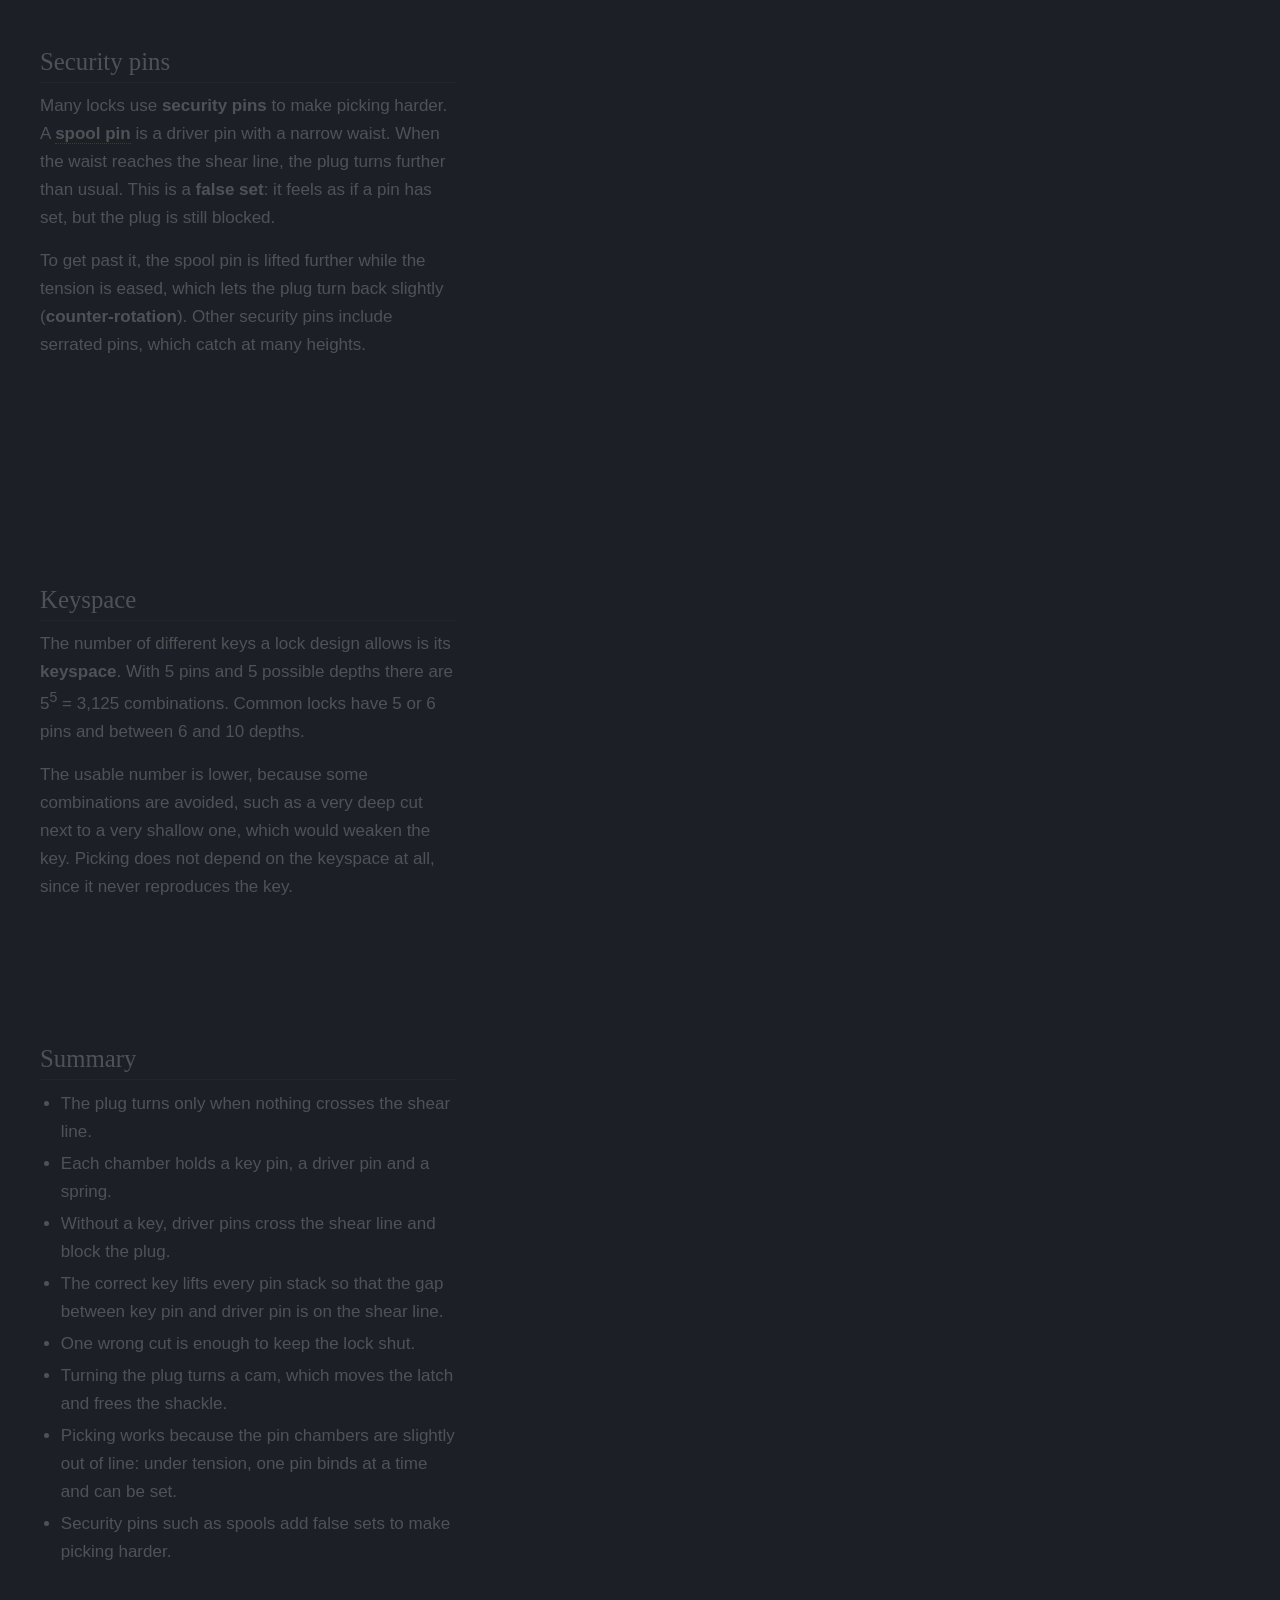
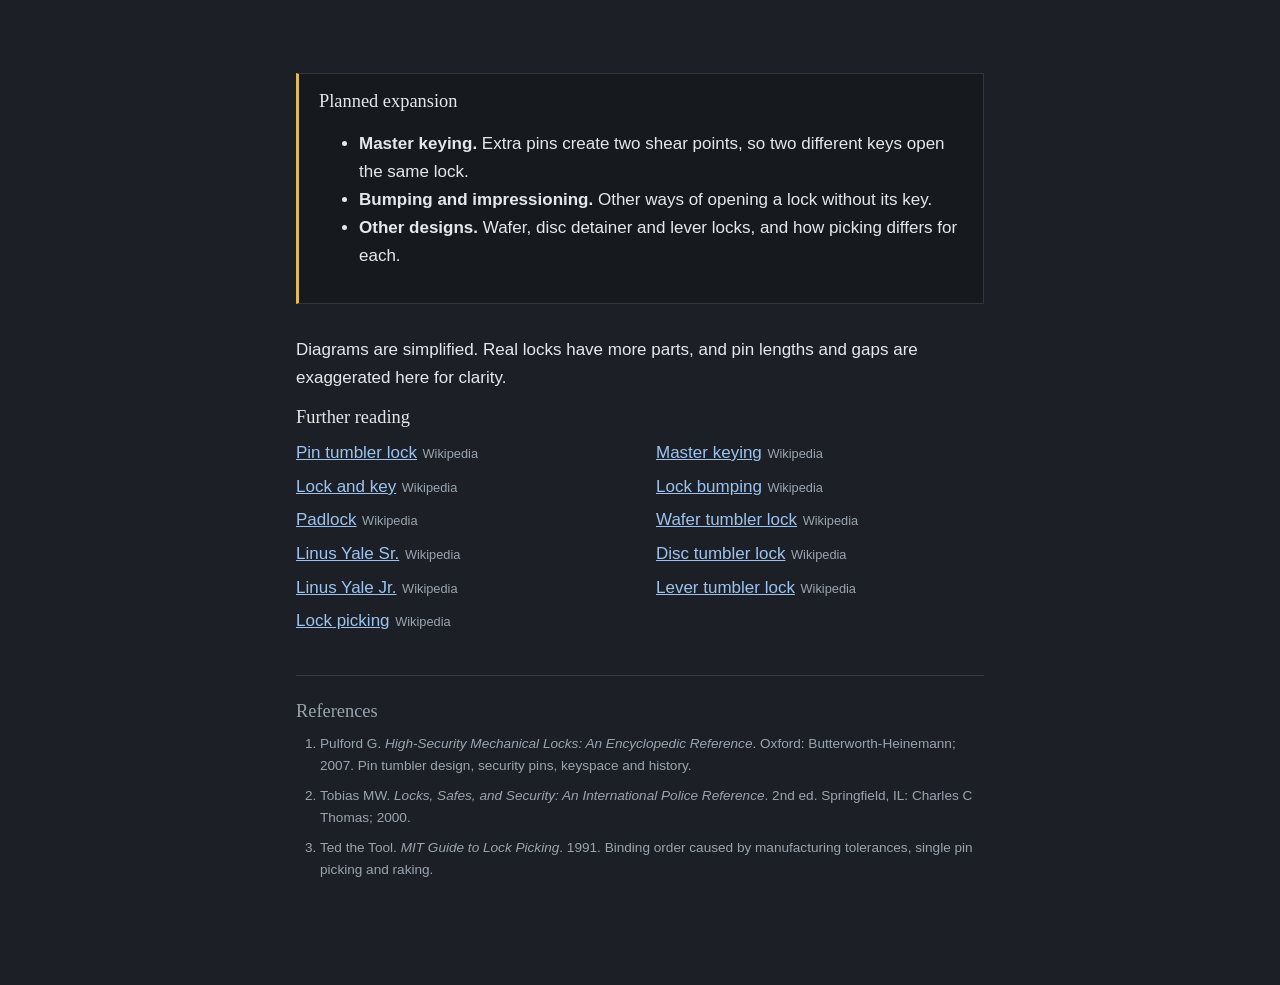
<file: explainers/pin-tumbler-lock/index.html>
<!DOCTYPE html>
<html lang="en">
<head>
  <meta charset="utf-8">
  <meta name="viewport" content="width=device-width, initial-scale=1">
  <title>Pin tumbler lock</title>
  <meta name="description" content="How a pin tumbler lock works, explained step by step with diagrams.">
  <link rel="stylesheet" href="../../shared/explainer.css">
  <link rel="stylesheet" href="padlock.css">
  <link rel="stylesheet" href="lock.css">
</head>
<body>
  <div class="progress"></div>
  <nav class="topbar"><a href="../../index.html">&larr; All explainers</a></nav>

  <main class="explainer">

    <!-- ===== Stage: drawings that change as the page scrolls ===== -->
    <div class="stage" aria-hidden="true">

      <!-- 3D padlock built from flat CSS-transformed layers -->
      <div class="view3d" id="view3d">
        <div class="floor-shadow" id="floor"></div>
        <div id="lock3d"></div>
      </div>

      <!-- 2D cross-sections of the cylinder -->
      <svg class="section" id="section" viewBox="40 90 940 450" preserveAspectRatio="xMidYMid meet">
        <defs>
          <linearGradient id="g-plug" x1="0" y1="0" x2="0" y2="1">
            <stop offset="0" stop-color="#cfa651"/>
            <stop offset="1" stop-color="#9c7a34"/>
          </linearGradient>
          <linearGradient id="g-housing" x1="0" y1="0" x2="0" y2="1">
            <stop offset="0" stop-color="#7d8896"/>
            <stop offset="1" stop-color="#5b6572"/>
          </linearGradient>
          <linearGradient id="g-keypin" x1="0" y1="0" x2="1" y2="0">
            <stop offset="0" stop-color="#b58a2e"/>
            <stop offset="0.45" stop-color="#ecc86d"/>
            <stop offset="1" stop-color="#a87f2a"/>
          </linearGradient>
          <linearGradient id="g-driver" x1="0" y1="0" x2="1" y2="0">
            <stop offset="0" stop-color="#8e99a5"/>
            <stop offset="0.45" stop-color="#dde4ea"/>
            <stop offset="1" stop-color="#87929e"/>
          </linearGradient>
          <linearGradient id="g-key" x1="0" y1="0" x2="0" y2="1">
            <stop offset="0" stop-color="#e6dcb6"/>
            <stop offset="1" stop-color="#b9ad84"/>
          </linearGradient>

          <!-- Hatching marks cut surfaces, as in engineering drawings.
               Different angles tell the housing and the plug apart. -->
          <pattern id="hatch-housing" width="9" height="9" patternUnits="userSpaceOnUse" patternTransform="rotate(45)">
            <line x1="0" y1="0" x2="0" y2="9" stroke="rgba(255,255,255,0.14)" stroke-width="1.5"/>
          </pattern>
          <pattern id="hatch-plug" width="9" height="9" patternUnits="userSpaceOnUse" patternTransform="rotate(-45)">
            <line x1="0" y1="0" x2="0" y2="9" stroke="rgba(90,55,10,0.35)" stroke-width="1.5"/>
          </pattern>

          <!-- Soft glow for the shear line, and for parts named in hovered text -->
          <filter id="glow" x="-20%" y="-200%" width="140%" height="500%">
            <feGaussianBlur in="SourceGraphic" stdDeviation="3.5" result="blur"/>
            <feMerge><feMergeNode in="blur"/><feMergeNode in="SourceGraphic"/></feMerge>
          </filter>
          <filter id="glow-lit" x="-50%" y="-50%" width="200%" height="200%">
            <feDropShadow dx="0" dy="0" stdDeviation="3" flood-color="#f3d27a" flood-opacity="1"/>
            <feDropShadow dx="0" dy="0" stdDeviation="8" flood-color="#e2b955" flood-opacity="0.7"/>
          </filter>
        </defs>

        <!-- Lengthwise section (left) -->
        <g id="side">
          <rect class="part-housing" x="50" y="110" width="550" height="300" rx="8" fill="url(#g-housing)"/>
          <rect x="50" y="110" width="550" height="300" rx="8" fill="url(#hatch-housing)"/>
          <g id="side-chambers" class="part-chamber"></g>
          <rect class="part-plug" x="50" y="260" width="530" height="120" fill="url(#g-plug)"/>
          <g id="side-plug-contents">
            <rect x="50" y="260" width="530" height="120" fill="url(#hatch-plug)"/>
            <rect class="part-keyway" x="50" y="290" width="520" height="72" fill="#343a42"/>
            <g id="side-plug-chambers" class="part-chamber"></g>
            <g id="side-key" class="part-key"></g>
            <g id="side-keypins"></g>
            <g id="side-tools"></g>
          </g>
          <g id="side-drivers"></g>
          <g id="side-springs"></g>
          <g id="side-shear" class="part-shear" filter="url(#glow)"></g>
          <g id="side-bitting" class="lbl"></g>
          <text class="cap" x="325" y="520" text-anchor="middle">Lengthwise section</text>
        </g>

        <!-- End section (right): the cylinder seen from the front, through pin 3 -->
        <g id="end">
          <g class="part-housing">
            <rect x="775" y="110" width="70" height="200" rx="6" fill="url(#g-housing)"/>
            <circle cx="810" cy="320" r="92" fill="url(#g-housing)"/>
          </g>
          <rect x="775" y="110" width="70" height="200" rx="6" fill="url(#hatch-housing)"/>
          <circle cx="810" cy="320" r="92" fill="url(#hatch-housing)"/>
          <rect class="part-chamber" x="797" y="130" width="26" height="130" fill="#262c33"/>
          <g id="end-plug">
            <circle class="part-plug" cx="810" cy="320" r="60" fill="url(#g-plug)"/>
            <circle cx="810" cy="320" r="60" fill="url(#hatch-plug)"/>
            <rect class="part-chamber" x="797" y="260" width="26" height="40" fill="#262c33"/>
            <path class="part-keyway" d="M803 290 h14 v18 l-4 6 l4 6 v18 l-4 6 v18 h-10 v-16 l-4 -6 l4 -6 v-16 l-4 -6 z" fill="#2a2f35"/>
            <g id="end-key" class="part-key"></g>
            <g id="end-keypin"></g>
          </g>
          <g id="end-driver"></g>
          <g id="end-spring"></g>
          <circle id="end-shear" class="part-shear" cx="810" cy="320" r="60" fill="none" stroke="#e2b955" stroke-width="2.5" filter="url(#glow)"/>
          <text class="cap" x="810" y="520" text-anchor="middle">End section (pin 3)</text>
        </g>

        <!-- Top view at the shear line (lock picking steps) -->
        <g id="top">
          <rect class="part-housing" x="670" y="230" width="280" height="180" rx="8" fill="url(#g-housing)"/>
          <rect x="670" y="230" width="280" height="180" rx="8" fill="url(#hatch-housing)"/>
          <g id="top-plug">
            <rect class="part-plug" x="670" y="275" width="280" height="90" fill="url(#g-plug)"/>
            <rect x="670" y="275" width="280" height="90" fill="url(#hatch-plug)"/>
            <g id="top-plug-holes"></g>
          </g>
          <g id="top-housing-holes"></g>
          <g id="top-pins"></g>
          <g id="top-ideal" class="lbl">
            <line x1="660" y1="320" x2="960" y2="320" stroke="#e2b955" stroke-width="1.5" stroke-dasharray="6 5"/>
            <text x="946" y="297" class="small accent" text-anchor="end">Ideal line</text>
          </g>
          <text id="top-binding" class="small accent" text-anchor="middle" y="222">Binding</text>
          <text class="small" x="672" y="436">Dashed circles: holes in the housing</text>
          <text class="small" x="672" y="454">Dark circles: holes in the plug</text>
          <text class="cap" x="810" y="520" text-anchor="middle">Top view at the shear line (offsets exaggerated)</text>
        </g>

        <!-- Lock picking labels in the lengthwise section -->
        <text id="side-falseset" class="accent" text-anchor="middle" y="102">False set</text>
        <text id="side-keyspace" class="accent big" x="325" y="492" text-anchor="middle">5 depths &#215; 5 pins: 5&#8309; = 3,125 keys</text>

        <!-- Labels -->
        <g id="lbl-parts" class="lbl">
          <text x="612" y="190">Housing</text>
          <text x="612" y="330">Plug</text>
          <text x="58" y="398" class="small">Keyway</text>
        </g>
        <g id="lbl-shear" class="lbl">
          <text x="612" y="265" class="accent">Shear line</text>
        </g>
        <g id="lbl-pins" class="lbl">
          <line x1="826" y1="175" x2="880" y2="175"/><text x="886" y="180">Spring</text>
          <line x1="826" y1="232" x2="880" y2="232"/><text x="886" y="237">Driver pin</text>
          <line x1="826" y1="282" x2="880" y2="282"/><text x="886" y="287">Key pin</text>
        </g>
      </svg>

      <!-- Colour key for the sections -->
      <div class="legend" id="legend">
        <span><i class="sw sw-brass"></i>Turns with the plug</span>
        <span><i class="sw sw-steel"></i>Stays in the housing</span>
      </div>
    </div>

    <!-- ===== Text: one <section data-step> per scene =====
         Terms marked data-part light up the matching part of the drawing on hover. -->
    <div class="steps">

      <section data-step class="step hero">
        <h1>Pin tumbler lock</h1>
        <p>A <dfn>pin tumbler lock</dfn> is a lock mechanism that uses pins of different lengths to stop the lock from opening unless the correct key is inserted. It is the most common type of lock in door locks and padlocks.</p>
        <table class="infobox">
          <tr><th>Type</th><td>Mechanical lock</td></tr>
          <tr><th>Early form</th><td>Wooden pin locks, ancient Egypt</td></tr>
          <tr><th>Modern form</th><td>Linus Yale Sr. (1848); Linus Yale Jr. (1861, flat key)</td></tr>
          <tr><th>Related</th><td>Wafer tumbler lock, disc tumbler lock, lever tumbler lock</td></tr>
        </table>
        <div class="scroll-cue">Scroll to take the lock apart<span class="chevron"></span></div>
      </section>

      <section data-step class="step">
        <h2>Purpose</h2>
        <p>A lock prevents one specific movement. In a padlock, that movement is the <dfn data-part="shackle">shackle</dfn> (the U-shaped bar) being pulled out of the body.</p>
        <p>Inside the body, a latch holds the shackle in place. The latch can only be moved by turning the cylinder, and the cylinder can only be turned by the correct key.</p>
      </section>

      <section data-step class="step">
        <h2>Components</h2>
        <p>A basic padlock has five main parts:</p>
        <ul>
          <li><dfn data-part="body">Body</dfn>: the outer case.</li>
          <li><dfn data-part="shackle">Shackle</dfn>: the bar that loops through whatever is being locked.</li>
          <li><dfn data-part="latch">Latch</dfn>: a bar that fits into a notch in the shackle.</li>
          <li><dfn data-part="cylinder">Cylinder</dfn>: the part the key goes into.</li>
          <li><dfn data-part="pins">Pins</dfn>: small rods inside the cylinder that decide which key will work.</li>
        </ul>
        <p>The rest of this article is about the cylinder, where the key is checked.</p>
      </section>

      <section data-step class="step">
        <h2>Cylinder</h2>
        <p>The cylinder has two parts. The <dfn data-part="plug">plug</dfn> is a cylinder that can rotate. The <dfn data-part="housing">housing</dfn> (or shell) is fixed and surrounds the plug.</p>
        <p>The key goes into a slot in the plug called the <dfn data-part="keyway">keyway</dfn>. Turning the key turns the plug.</p>
        <p class="caption">Left: the cylinder cut along its length. Right: the cylinder cut across, seen from the front. Hatching marks cut surfaces.</p>
      </section>

      <section data-step class="step">
        <h2>Shear line</h2>
        <p>The narrow gap between the plug and the housing is called the <dfn data-part="shear">shear line</dfn>.</p>
        <p>If nothing crosses the shear line, the plug turns freely. The whole job of the lock is to keep something across this line unless the correct key is present.</p>
      </section>

      <section data-step class="step">
        <h2>Pin stacks</h2>
        <p>A row of holes, called <dfn data-part="chamber">pin chambers</dfn>, is drilled down through the housing and into the plug. Each chamber holds a stack of three parts:</p>
        <ol>
          <li><dfn data-part="keypin">Key pin</dfn>: touches the key. Key pins have different lengths.</li>
          <li><dfn data-part="driver">Driver pin</dfn>: sits on top of the key pin. Driver pins are usually all the same length.</li>
          <li><dfn data-part="spring">Spring</dfn>: pushes both pins down.</li>
        </ol>
        <p>Most household locks have five or six pin stacks.</p>
      </section>

      <section data-step class="step">
        <h2>Locked state</h2>
        <p>With no key inserted, the springs push each stack down as far as it will go. Every <dfn data-part="driver">driver pin</dfn> then sits partly in the housing and partly in the plug, across the shear line.</p>
        <p>The driver pins hold the plug to the housing, so the plug cannot turn. A single driver pin across the shear line is enough to block it.</p>
      </section>

      <section data-step class="step">
        <h2>Inserting the key</h2>
        <p>The top edge of the <dfn data-part="key">key</dfn> has a series of notches, called <dfn>cuts</dfn>. As the key slides in, the slopes between the cuts push the pins up, and the springs push them back down.</p>
        <p>The pins rise and fall several times before the key is fully inserted.</p>
      </section>

      <section data-step class="step">
        <h2>Bitting</h2>
        <p>The depths of the cuts are called the <dfn>bitting</dfn>. It is usually written as a number, one digit per cut. The key shown here has bitting 3-1-4-2-5, where higher numbers are deeper cuts.</p>
        <p>Each cut depth matches the length of the <dfn data-part="keypin">key pin</dfn> above it. When the key is fully inserted, the top of every key pin lines up exactly with the shear line. The gaps between key pins and driver pins all fall on the shear line at the same time.</p>
      </section>

      <section data-step class="step">
        <h2>Turning</h2>
        <p>With every gap on the shear line, nothing connects the plug to the housing, and the plug can turn.</p>
        <p>The key pins turn with the plug. The driver pins stay in the housing, held up by the outer surface of the plug.</p>
        <p class="caption">In the lengthwise section, the key appears as a thin line once it has turned, because it is then seen edge-on.</p>
      </section>

      <section data-step class="step">
        <h2>Incorrect key</h2>
        <p>If any cut is the wrong depth, its pin stack does not line up with the shear line:</p>
        <ul>
          <li>A cut that is too <b>shallow</b> lifts the key pin across the shear line.</li>
          <li>A cut that is too <b>deep</b> leaves the driver pin across the shear line.</li>
        </ul>
        <p>This key has bitting 3-1-<b>2</b>-2-5. Its third cut is too shallow, so the third key pin blocks the plug. The other four pins are correct, but the lock still does not open.</p>
      </section>

      <section data-step class="step">
        <h2>Releasing the shackle</h2>
        <p>A <dfn data-part="cam">cam</dfn> is fixed to the back of the plug. Here it is a short lever with a pin at its tip. The pin sits in a slot in an arm attached to the <dfn data-part="latch">latch</dfn>.</p>
        <p>As the plug turns, the cam pin swings sideways and pulls the latch out of the notch in the shackle. A spring then pushes the shackle up. Padlocks use several latch designs, such as ball bearings or spring-loaded bars, but the cylinder works the same way in each.</p>
      </section>

      <section data-step class="step">
        <h2>Manufacturing tolerances</h2>
        <p><dfn>Lock picking</dfn> is opening a lock without its key by moving the pins directly. It is possible because no lock is made perfectly.</p>
        <p>The pin chambers are meant to lie on a straight line, but each hole is drilled slightly off. The errors are only hundredths of a millimetre, but they decide the order in which the pins can be moved.</p>
        <p class="caption">Right: the cylinder seen from above, cut at the shear line. The offsets are greatly exaggerated.</p>
      </section>

      <section data-step class="step">
        <h2>Tension and binding</h2>
        <p>A <dfn data-part="wrench">tension wrench</dfn> is put into the bottom of the keyway and used to apply a light turning force to the plug. The plug turns a tiny amount, until the chamber that is furthest out of line pinches its driver pin between the plug and the housing.</p>
        <p>This is the <dfn>binding pin</dfn>. The other pins stay loose. Only the binding pin resists being lifted.</p>
      </section>

      <section data-step class="step">
        <h2>Setting a pin</h2>
        <p>A <dfn data-part="pick">pick</dfn> lifts the binding pin. When the gap between its key pin and driver pin reaches the shear line, the plug turns slightly further. The driver pin is now caught on the top of the plug, above the shear line, and the key pin drops back down. The pin is <dfn>set</dfn>.</p>
        <p>The small extra turn makes a different pin bind.</p>
      </section>

      <section data-step class="step">
        <h2>Single pin picking</h2>
        <p>The process repeats: find the binding pin, lift it until it sets, then move to the next. This is called <dfn>single pin picking</dfn>.</p>
        <p>When the last pin sets, nothing crosses the shear line and the plug turns, exactly as it would with the key.</p>
        <p class="caption">The order is set by the drilling errors, not by the position of the pins.</p>
      </section>

      <section data-step class="step">
        <h2>Raking</h2>
        <p><dfn>Raking</dfn> uses a pick with a wavy edge, called a <dfn data-part="rake">rake</dfn>, which is moved quickly in and out of the keyway while tension is held. The pins bounce up and down, and some set by chance when their gap passes the shear line at the right moment.</p>
        <p>Raking is faster than single pin picking but less reliable. It often sets only some of the pins.</p>
      </section>

      <section data-step class="step">
        <h2>Security pins</h2>
        <p>Many locks use <dfn>security pins</dfn> to make picking harder. A <dfn data-part="spool">spool pin</dfn> is a driver pin with a narrow waist. When the waist reaches the shear line, the plug turns further than usual. This is a <dfn>false set</dfn>: it feels as if a pin has set, but the plug is still blocked.</p>
        <p>To get past it, the spool pin is lifted further while the tension is eased, which lets the plug turn back slightly (<dfn>counter-rotation</dfn>). Other security pins include serrated pins, which catch at many heights.</p>
      </section>

      <section data-step class="step">
        <h2>Keyspace</h2>
        <p>The number of different keys a lock design allows is its <dfn>keyspace</dfn>. With 5 pins and 5 possible depths there are 5<sup>5</sup> = 3,125 combinations. Common locks have 5 or 6 pins and between 6 and 10 depths.</p>
        <p>The usable number is lower, because some combinations are avoided, such as a very deep cut next to a very shallow one, which would weaken the key. Picking does not depend on the keyspace at all, since it never reproduces the key.</p>
      </section>

      <section data-step class="step">
        <h2>Summary</h2>
        <ul>
          <li>The plug turns only when nothing crosses the shear line.</li>
          <li>Each chamber holds a key pin, a driver pin and a spring.</li>
          <li>Without a key, driver pins cross the shear line and block the plug.</li>
          <li>The correct key lifts every pin stack so that the gap between key pin and driver pin is on the shear line.</li>
          <li>One wrong cut is enough to keep the lock shut.</li>
          <li>Turning the plug turns a cam, which moves the latch and frees the shackle.</li>
          <li>Picking works because the pin chambers are slightly out of line: under tension, one pin binds at a time and can be set.</li>
          <li>Security pins such as spools add false sets to make picking harder.</li>
        </ul>
      </section>
    </div>
  </main>

  <div class="after">
    <div class="note">
      <h3>Planned expansion</h3>
      <ul>
        <li><b>Master keying.</b> Extra pins create two shear points, so two different keys open the same lock.</li>
        <li><b>Bumping and impressioning.</b> Other ways of opening a lock without its key.</li>
        <li><b>Other designs.</b> Wafer, disc detainer and lever locks, and how picking differs for each.</li>
      </ul>
    </div>
    <p class="caption">Diagrams are simplified. Real locks have more parts, and pin lengths and gaps are exaggerated here for clarity.</p>
    <section class="reading">
      <h3>Further reading</h3>
      <ul>
        <li><a href="https://en.wikipedia.org/wiki/Pin_tumbler_lock">Pin tumbler lock</a><span class="src">Wikipedia</span></li>
        <li><a href="https://en.wikipedia.org/wiki/Lock_and_key">Lock and key</a><span class="src">Wikipedia</span></li>
        <li><a href="https://en.wikipedia.org/wiki/Padlock">Padlock</a><span class="src">Wikipedia</span></li>
        <li><a href="https://en.wikipedia.org/wiki/Linus_Yale_Sr.">Linus Yale Sr.</a><span class="src">Wikipedia</span></li>
        <li><a href="https://en.wikipedia.org/wiki/Linus_Yale_Jr.">Linus Yale Jr.</a><span class="src">Wikipedia</span></li>
        <li><a href="https://en.wikipedia.org/wiki/Lock_picking">Lock picking</a><span class="src">Wikipedia</span></li>
        <li><a href="https://en.wikipedia.org/wiki/Master_keying">Master keying</a><span class="src">Wikipedia</span></li>
        <li><a href="https://en.wikipedia.org/wiki/Lock_bumping">Lock bumping</a><span class="src">Wikipedia</span></li>
        <li><a href="https://en.wikipedia.org/wiki/Wafer_tumbler_lock">Wafer tumbler lock</a><span class="src">Wikipedia</span></li>
        <li><a href="https://en.wikipedia.org/wiki/Disc_tumbler_lock">Disc tumbler lock</a><span class="src">Wikipedia</span></li>
        <li><a href="https://en.wikipedia.org/wiki/Lever_tumbler_lock">Lever tumbler lock</a><span class="src">Wikipedia</span></li>
      </ul>
    </section>
    <section class="references">
      <h3>References</h3>
      <ol>
        <li>Pulford G. <cite>High-Security Mechanical Locks: An Encyclopedic Reference</cite>. Oxford: Butterworth-Heinemann; 2007. Pin tumbler design, security pins, keyspace and history.</li>
        <li>Tobias MW. <cite>Locks, Safes, and Security: An International Police Reference</cite>. 2nd ed. Springfield, IL: Charles C Thomas; 2000.</li>
        <li>Ted the Tool. <cite>MIT Guide to Lock Picking</cite>. 1991. Binding order caused by manufacturing tolerances, single pin picking and raking.</li>
      </ol>
    </section>
  </div>

  <script src="../../shared/explainer.js"></script>
  <script src="padlock.js"></script>
  <script src="scenes.js"></script>
</body>
</html>
</file>
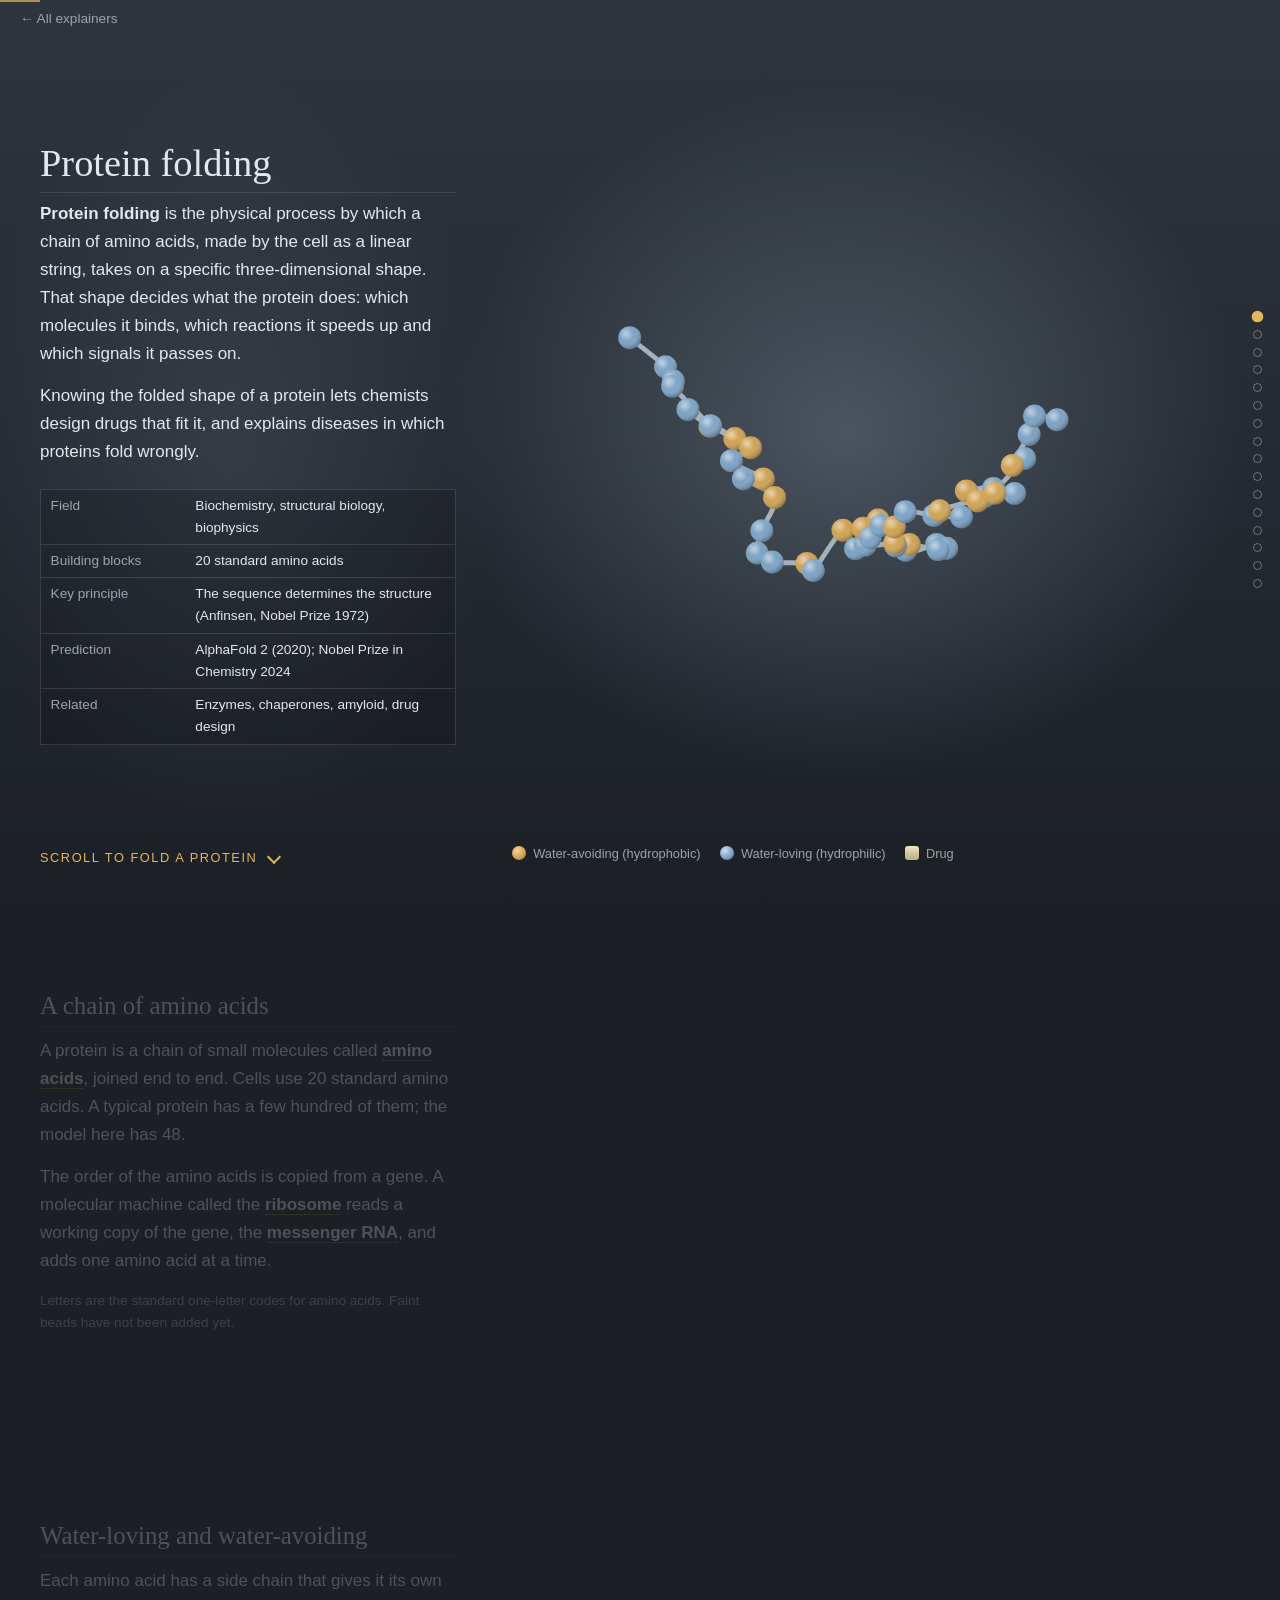
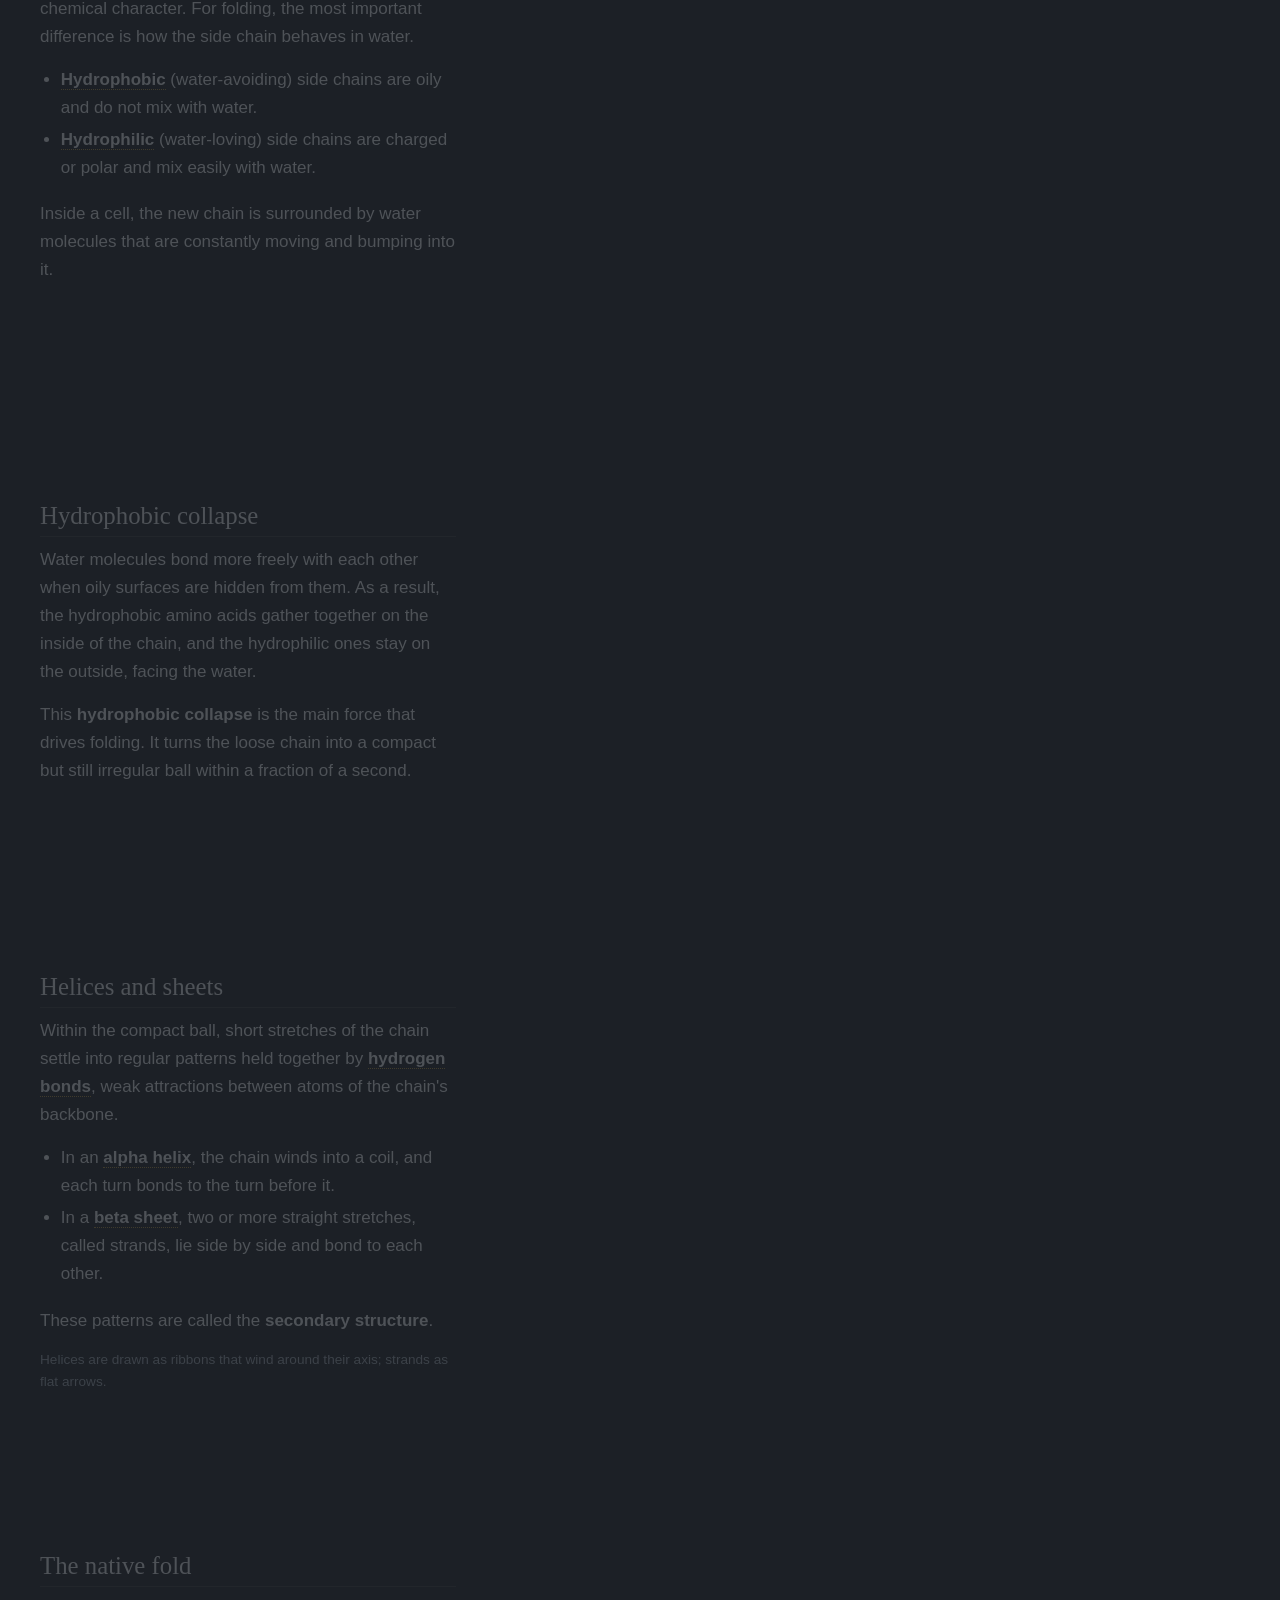
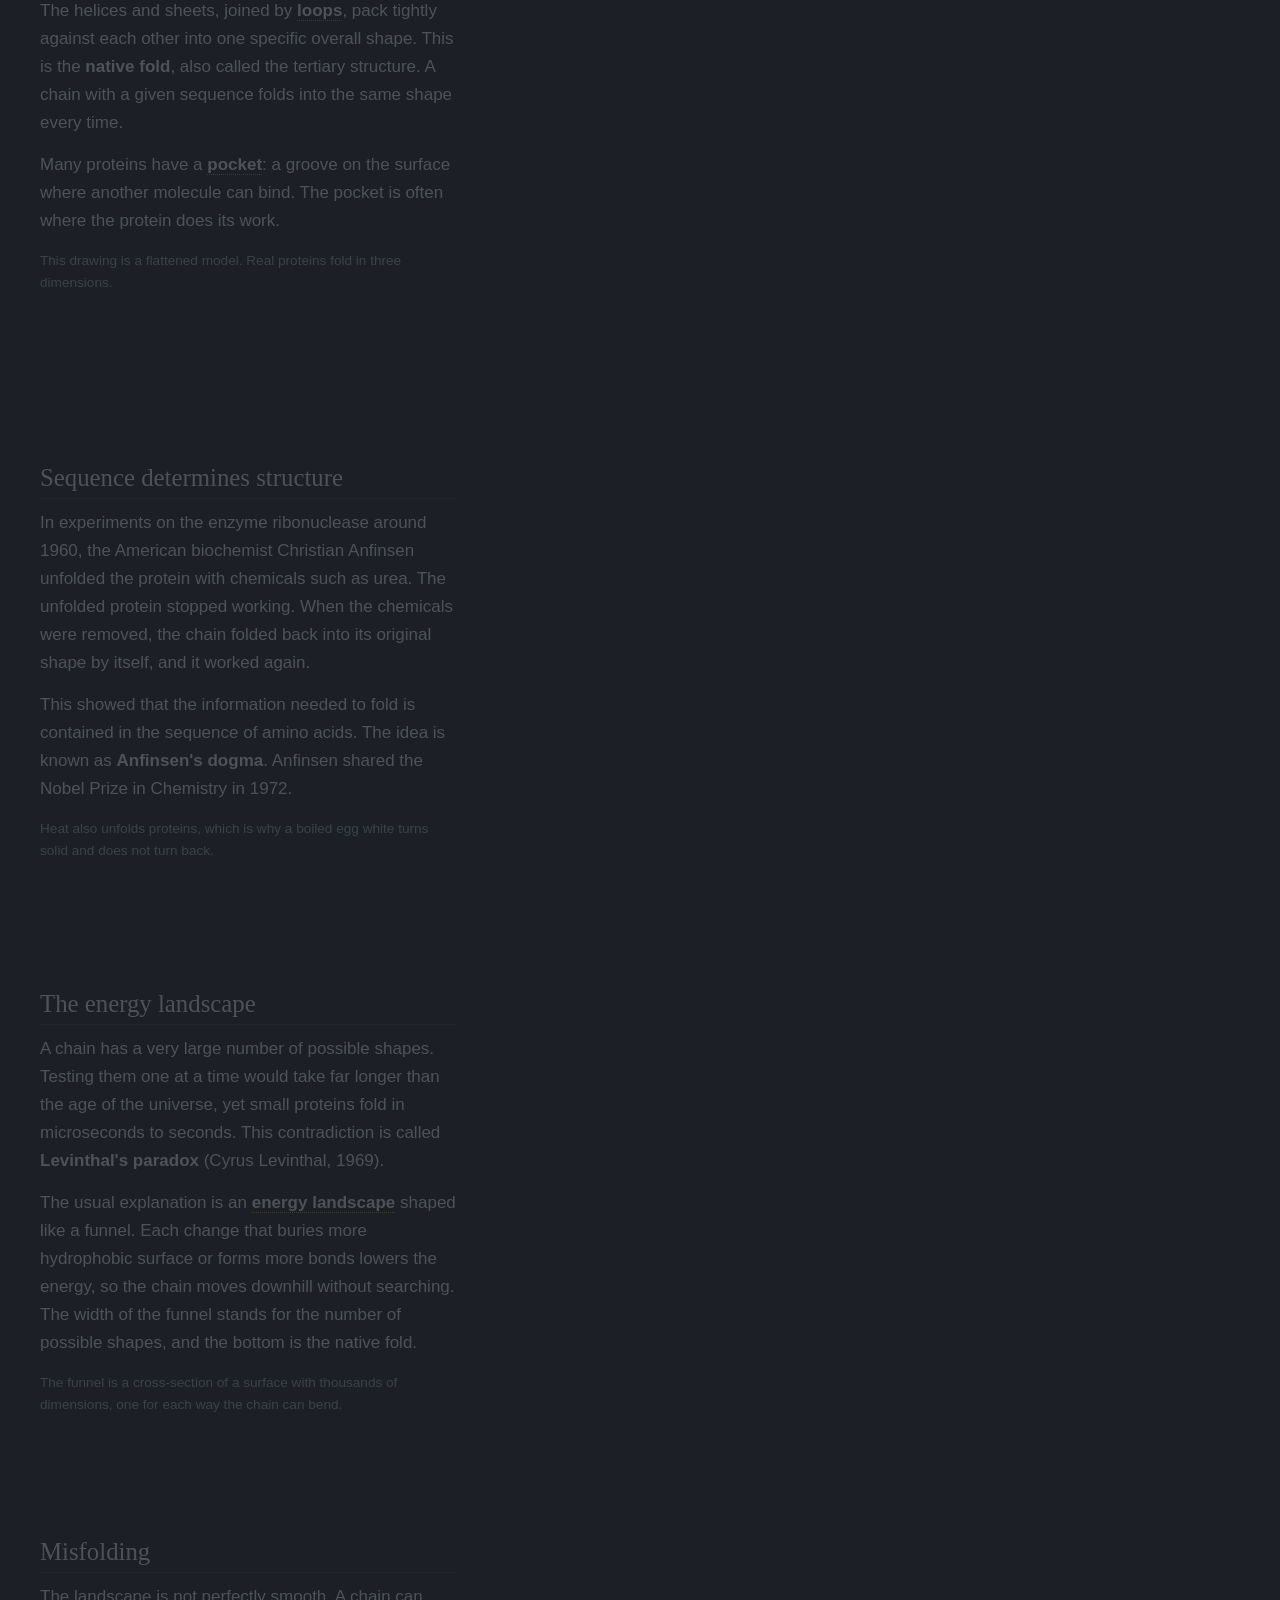
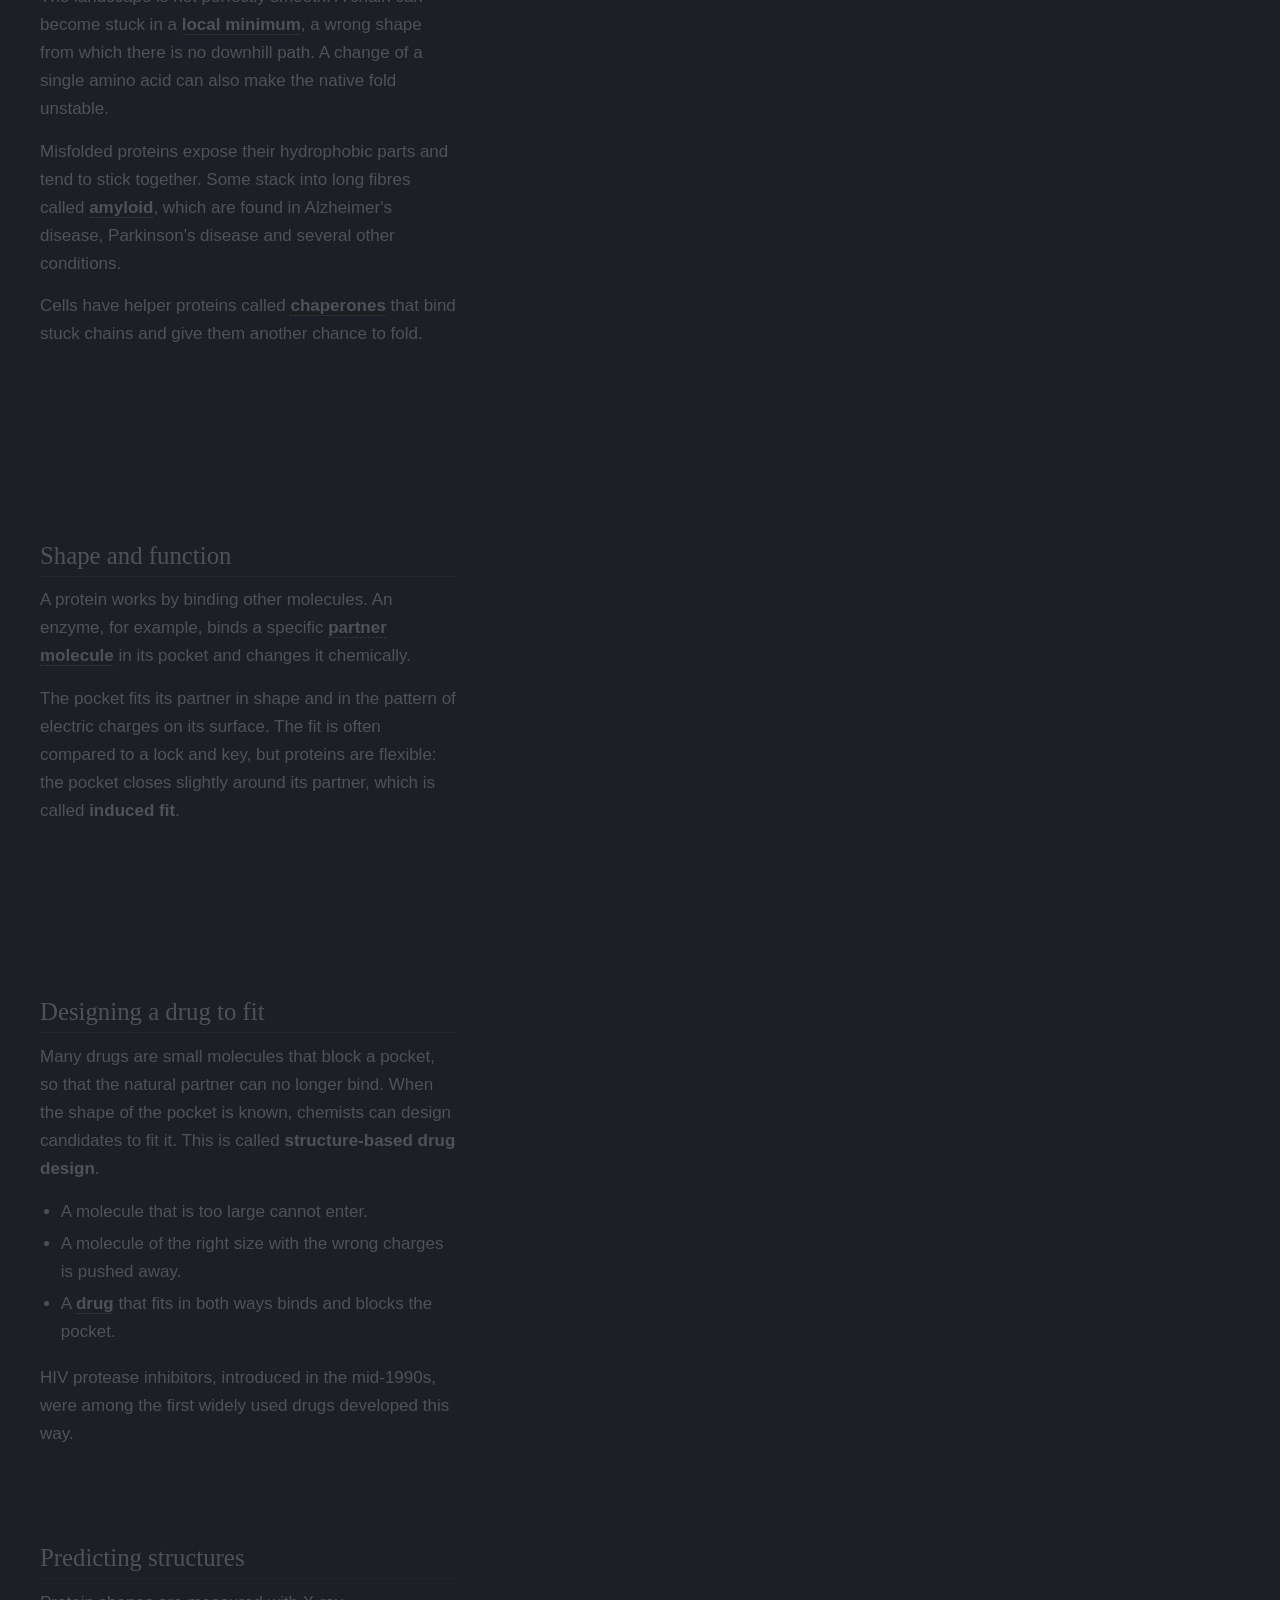
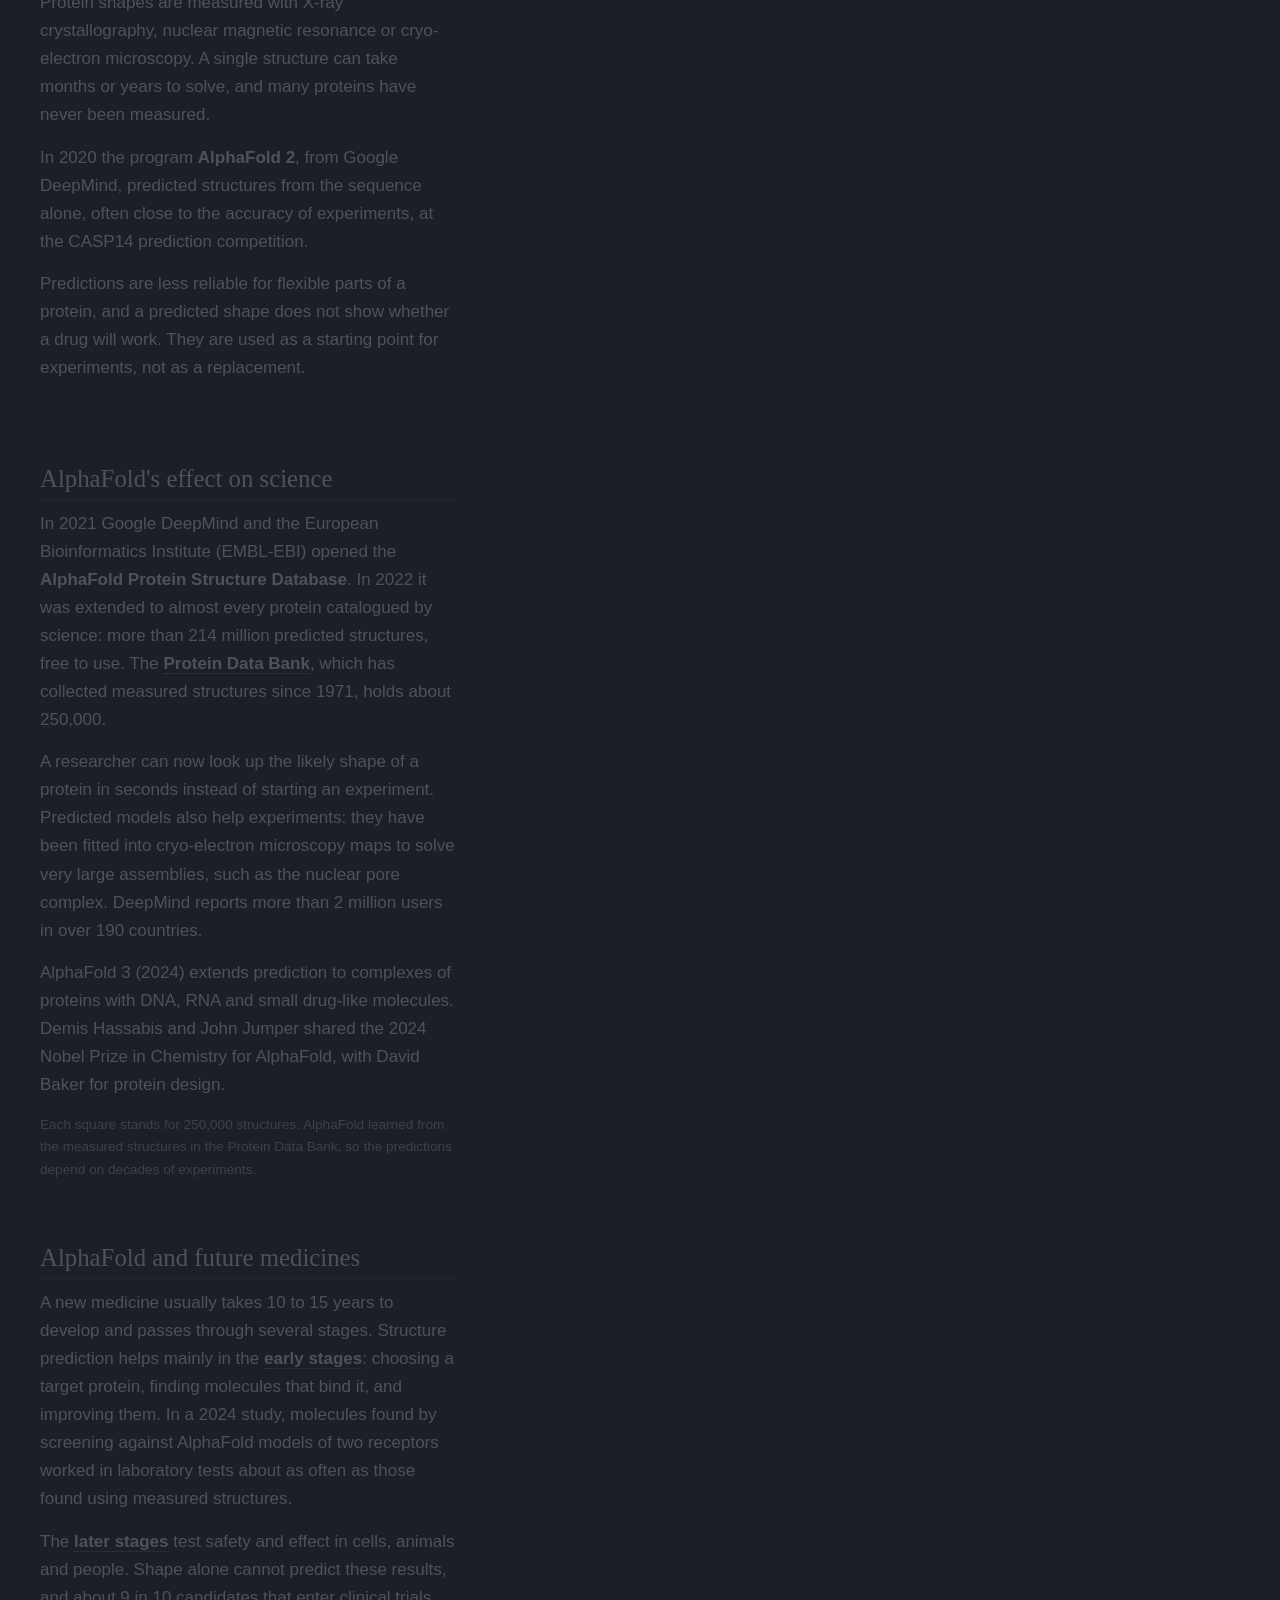
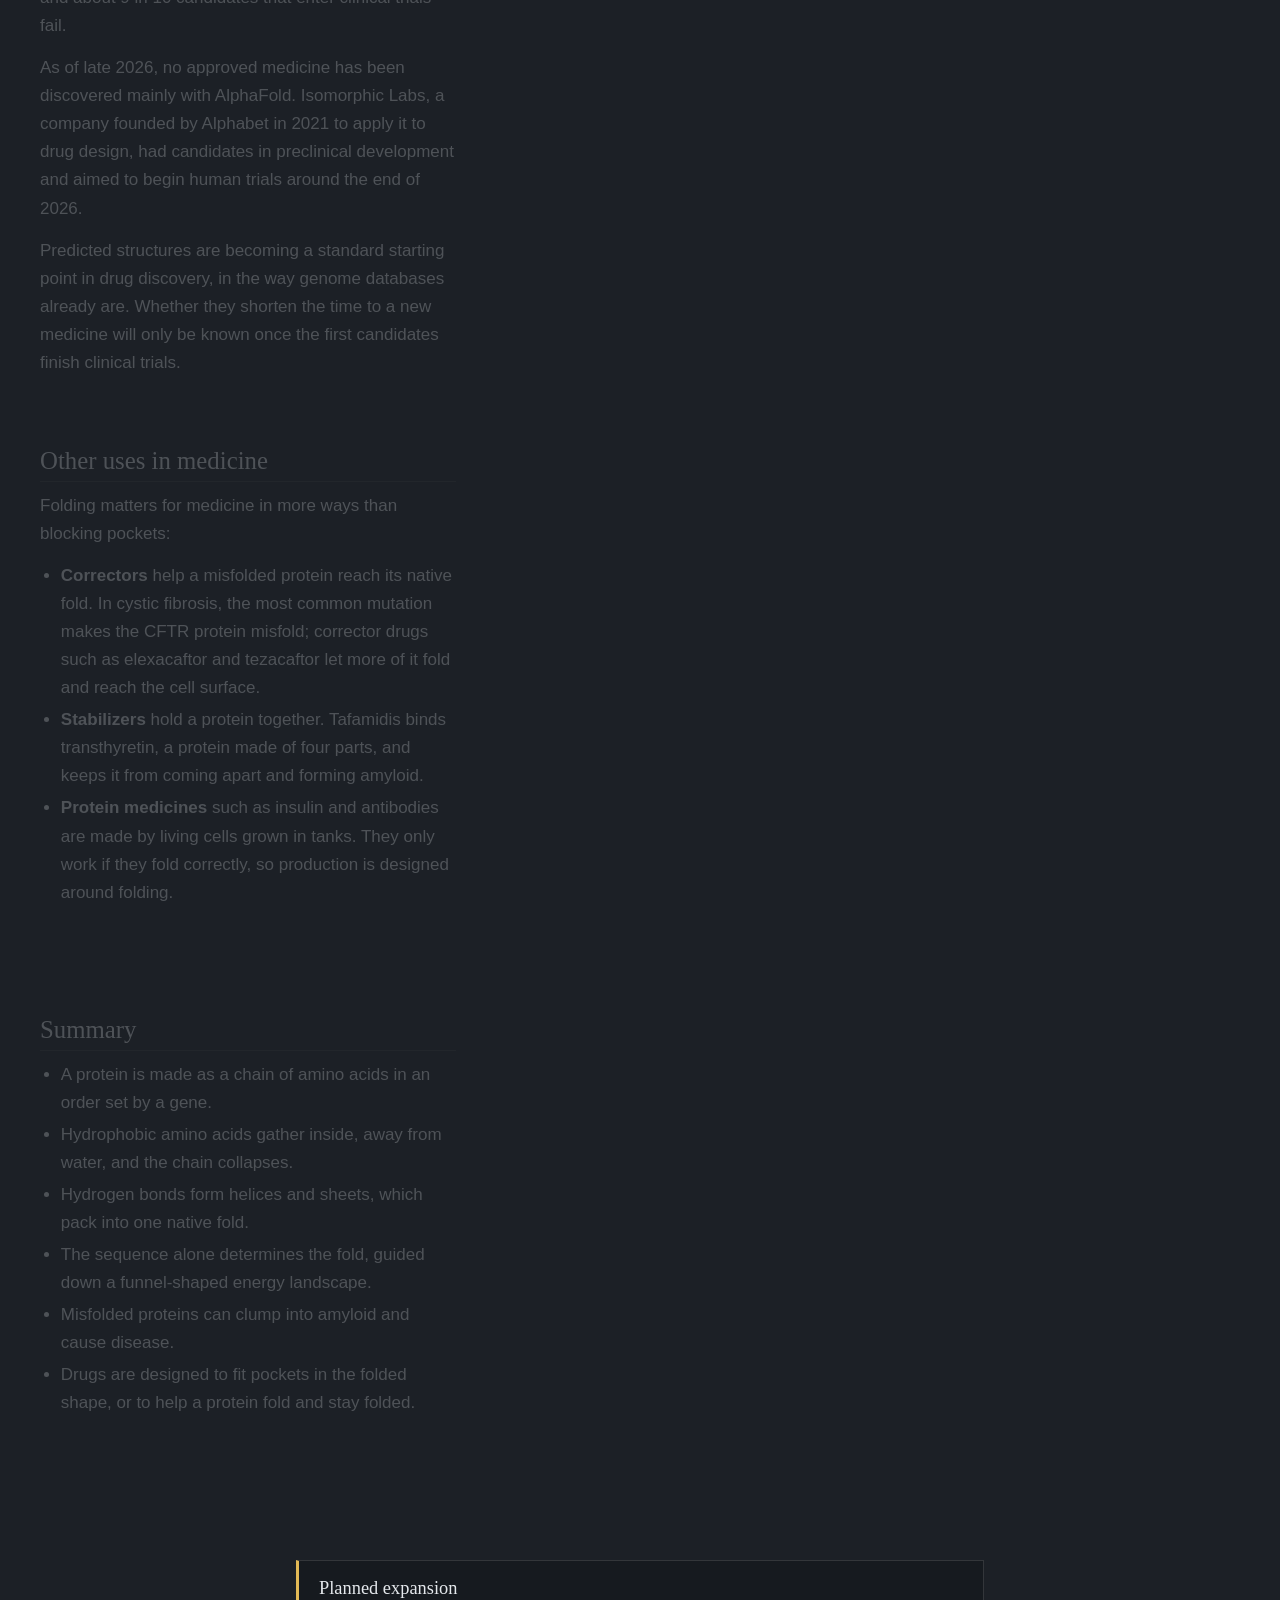
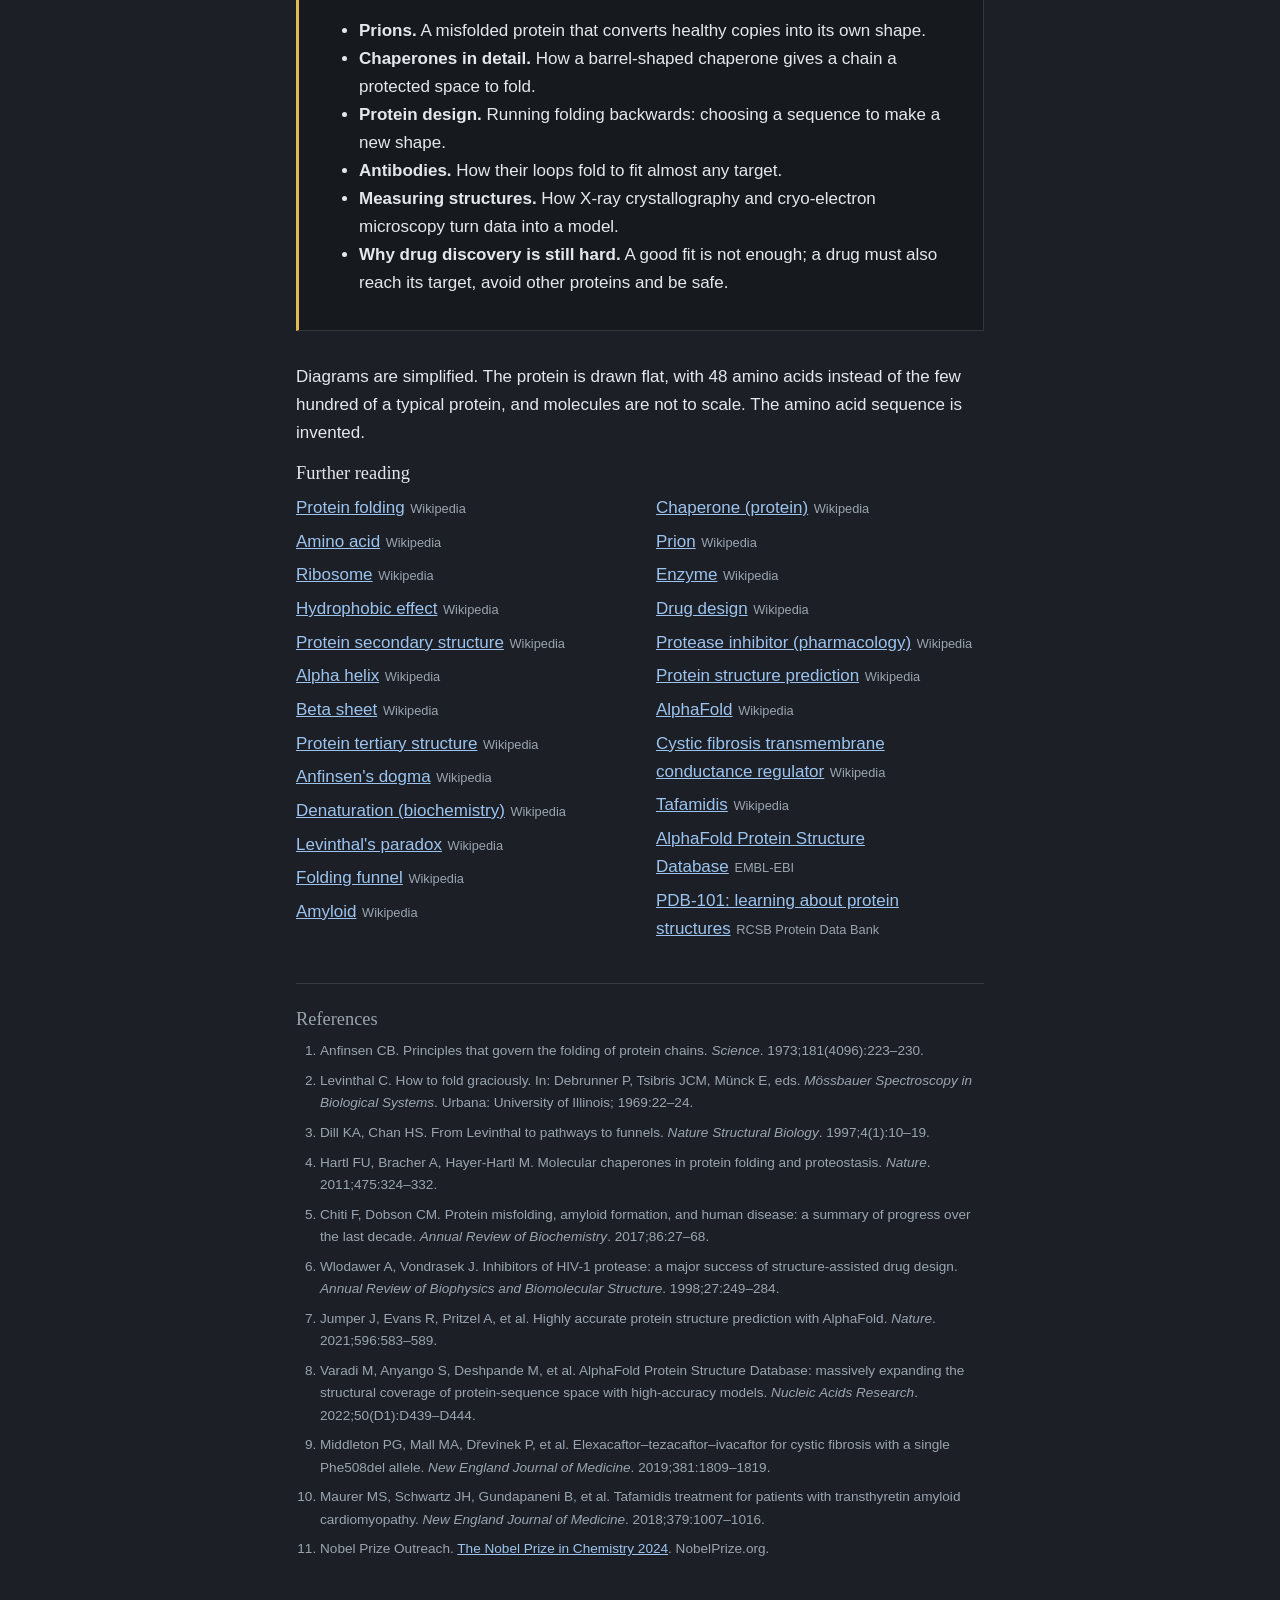
<file: explainers/protein-folding/index.html>
<!DOCTYPE html>
<html lang="en">
<head>
  <meta charset="utf-8">
  <meta name="viewport" content="width=device-width, initial-scale=1">
  <title>Protein folding</title>
  <meta name="description" content="How a chain of amino acids folds into a working protein, and how knowing that shape is used to make medicines, explained step by step with diagrams.">
  <link rel="stylesheet" href="../../shared/explainer.css">
  <link rel="stylesheet" href="folding.css">
</head>
<body>
  <div class="progress"></div>
  <nav class="topbar"><a href="../../index.html">&larr; All explainers</a></nav>

  <main class="explainer">

    <!-- ===== Stage: drawings that change as the page scrolls ===== -->
    <div class="stage" aria-hidden="true">
      <!-- Water molecules (many small particles, so canvas) -->
      <canvas id="water"></canvas>

      <!-- Everything else is one SVG, built in scenes.js -->
      <svg class="drawing" id="drawing" viewBox="0 0 1000 560" preserveAspectRatio="xMidYMid meet">
        <defs>
          <linearGradient id="g-ground" x1="0" y1="0" x2="0" y2="1">
            <stop offset="0" stop-color="#7d8896"/>
            <stop offset="1" stop-color="#4c5560"/>
          </linearGradient>
          <linearGradient id="g-steel" x1="0" y1="0" x2="1" y2="0">
            <stop offset="0" stop-color="#8e99a5"/>
            <stop offset="0.45" stop-color="#dde4ea"/>
            <stop offset="1" stop-color="#87929e"/>
          </linearGradient>
          <linearGradient id="g-partner" x1="0" y1="0" x2="0" y2="1">
            <stop offset="0" stop-color="#d9c9ee"/>
            <stop offset="1" stop-color="#9c86bd"/>
          </linearGradient>
          <linearGradient id="g-heat" x1="0" y1="1" x2="0" y2="0">
            <stop offset="0" stop-color="#b8643c"/>
            <stop offset="1" stop-color="#e89a62"/>
          </linearGradient>
          <!-- Hatching marks cut surfaces (the funnel is drawn in cross-section) -->
          <pattern id="hatch-ground" width="9" height="9" patternUnits="userSpaceOnUse" patternTransform="rotate(45)">
            <line x1="0" y1="0" x2="0" y2="9" stroke="rgba(255,255,255,0.13)" stroke-width="1.5"/>
          </pattern>
          <filter id="glow" x="-30%" y="-30%" width="160%" height="160%">
            <feGaussianBlur in="SourceGraphic" stdDeviation="3" result="blur"/>
            <feMerge><feMergeNode in="blur"/><feMergeNode in="SourceGraphic"/></feMerge>
          </filter>
          <filter id="glow-lit" x="-50%" y="-50%" width="200%" height="200%">
            <feDropShadow dx="0" dy="0" stdDeviation="3" flood-color="#f3d27a" flood-opacity="1"/>
            <feDropShadow dx="0" dy="0" stdDeviation="8" flood-color="#e2b955" flood-opacity="0.7"/>
          </filter>
        </defs>
      </svg>

      <!-- Colour key; each entry lists the steps where it applies -->
      <div class="legend" id="legend">
        <span data-steps="0,2-4,6,15"><i class="sw sw-phob"></i>Water-avoiding (hydrophobic)</span>
        <span data-steps="0,2-4,6,15"><i class="sw sw-phil"></i>Water-loving (hydrophilic)</span>
        <span data-steps="2-3"><i class="sw sw-water"></i>Water</span>
        <span data-steps="5,9-11,14"><i class="sw sw-helix"></i>Helix</span>
        <span data-steps="5,9-11,14"><i class="sw sw-strand"></i>Sheet strand</span>
        <span data-steps="9"><i class="sw sw-partner"></i>Natural partner</span>
        <span data-steps="0,10,14,15"><i class="sw sw-drug"></i>Drug</span>
        <span data-steps="7-8"><i class="sw sw-ball"></i>Folding chain</span>
        <span data-steps="7-8"><i class="sw sw-ground"></i>Energy landscape</span>
        <span data-steps="12"><i class="sw sw-measured"></i>Measured by experiment</span>
        <span data-steps="12"><i class="sw sw-predicted"></i>Predicted by AlphaFold</span>
        <span data-steps="13"><i class="sw sw-early"></i>Structure prediction helps</span>
        <span data-steps="13"><i class="sw sw-late"></i>Needs tests in cells, animals, people</span>
      </div>
    </div>

    <!-- ===== Text: one <section data-step> per scene =====
         Terms marked data-part light up the matching part of the drawing on hover. -->
    <div class="steps">

      <section data-step class="step hero">
        <h1>Protein folding</h1>
        <p><dfn>Protein folding</dfn> is the physical process by which a chain of amino acids, made by the cell as a linear string, takes on a specific three-dimensional shape. That shape decides what the protein does: which molecules it binds, which reactions it speeds up and which signals it passes on.</p>
        <p>Knowing the folded shape of a protein lets chemists design drugs that fit it, and explains diseases in which proteins fold wrongly.</p>
        <table class="infobox">
          <tr><th>Field</th><td>Biochemistry, structural biology, biophysics</td></tr>
          <tr><th>Building blocks</th><td>20 standard amino acids</td></tr>
          <tr><th>Key principle</th><td>The sequence determines the structure (Anfinsen, Nobel Prize 1972)</td></tr>
          <tr><th>Prediction</th><td>AlphaFold 2 (2020); Nobel Prize in Chemistry 2024</td></tr>
          <tr><th>Related</th><td>Enzymes, chaperones, amyloid, drug design</td></tr>
        </table>
        <div class="scroll-cue">Scroll to fold a protein<span class="chevron"></span></div>
      </section>

      <section data-step class="step">
        <h2>A chain of amino acids</h2>
        <p>A protein is a chain of small molecules called <dfn data-part="aa">amino acids</dfn>, joined end to end. Cells use 20 standard amino acids. A typical protein has a few hundred of them; the model here has 48.</p>
        <p>The order of the amino acids is copied from a gene. A molecular machine called the <dfn data-part="ribosome">ribosome</dfn> reads a working copy of the gene, the <dfn data-part="mrna">messenger RNA</dfn>, and adds one amino acid at a time.</p>
        <p class="caption">Letters are the standard one-letter codes for amino acids. Faint beads have not been added yet.</p>
      </section>

      <section data-step class="step">
        <h2>Water-loving and water-avoiding</h2>
        <p>Each amino acid has a side chain that gives it its own chemical character. For folding, the most important difference is how the side chain behaves in water.</p>
        <ul>
          <li><dfn data-part="phob">Hydrophobic</dfn> (water-avoiding) side chains are oily and do not mix with water.</li>
          <li><dfn data-part="phil">Hydrophilic</dfn> (water-loving) side chains are charged or polar and mix easily with water.</li>
        </ul>
        <p>Inside a cell, the new chain is surrounded by water molecules that are constantly moving and bumping into it.</p>
      </section>

      <section data-step class="step">
        <h2>Hydrophobic collapse</h2>
        <p>Water molecules bond more freely with each other when oily surfaces are hidden from them. As a result, the hydrophobic amino acids gather together on the inside of the chain, and the hydrophilic ones stay on the outside, facing the water.</p>
        <p>This <dfn>hydrophobic collapse</dfn> is the main force that drives folding. It turns the loose chain into a compact but still irregular ball within a fraction of a second.</p>
      </section>

      <section data-step class="step">
        <h2>Helices and sheets</h2>
        <p>Within the compact ball, short stretches of the chain settle into regular patterns held together by <dfn data-part="hbond">hydrogen bonds</dfn>, weak attractions between atoms of the chain's backbone.</p>
        <ul>
          <li>In an <dfn data-part="helix">alpha helix</dfn>, the chain winds into a coil, and each turn bonds to the turn before it.</li>
          <li>In a <dfn data-part="sheet">beta sheet</dfn>, two or more straight stretches, called strands, lie side by side and bond to each other.</li>
        </ul>
        <p>These patterns are called the <dfn>secondary structure</dfn>.</p>
        <p class="caption">Helices are drawn as ribbons that wind around their axis; strands as flat arrows.</p>
      </section>

      <section data-step class="step">
        <h2>The native fold</h2>
        <p>The helices and sheets, joined by <dfn data-part="loop">loops</dfn>, pack tightly against each other into one specific overall shape. This is the <dfn>native fold</dfn>, also called the tertiary structure. A chain with a given sequence folds into the same shape every time.</p>
        <p>Many proteins have a <dfn data-part="pocket">pocket</dfn>: a groove on the surface where another molecule can bind. The pocket is often where the protein does its work.</p>
        <p class="caption">This drawing is a flattened model. Real proteins fold in three dimensions.</p>
      </section>

      <section data-step class="step">
        <h2>Sequence determines structure</h2>
        <p>In experiments on the enzyme ribonuclease around 1960, the American biochemist Christian Anfinsen unfolded the protein with chemicals such as urea. The unfolded protein stopped working. When the chemicals were removed, the chain folded back into its original shape by itself, and it worked again.</p>
        <p>This showed that the information needed to fold is contained in the sequence of amino acids. The idea is known as <dfn>Anfinsen's dogma</dfn>. Anfinsen shared the Nobel Prize in Chemistry in 1972.</p>
        <p class="caption">Heat also unfolds proteins, which is why a boiled egg white turns solid and does not turn back.</p>
      </section>

      <section data-step class="step">
        <h2>The energy landscape</h2>
        <p>A chain has a very large number of possible shapes. Testing them one at a time would take far longer than the age of the universe, yet small proteins fold in microseconds to seconds. This contradiction is called <dfn>Levinthal's paradox</dfn> (Cyrus Levinthal, 1969).</p>
        <p>The usual explanation is an <dfn data-part="funnel">energy landscape</dfn> shaped like a funnel. Each change that buries more hydrophobic surface or forms more bonds lowers the energy, so the chain moves downhill without searching. The width of the funnel stands for the number of possible shapes, and the bottom is the native fold.</p>
        <p class="caption">The funnel is a cross-section of a surface with thousands of dimensions, one for each way the chain can bend.</p>
      </section>

      <section data-step class="step">
        <h2>Misfolding</h2>
        <p>The landscape is not perfectly smooth. A chain can become stuck in a <dfn data-part="trap">local minimum</dfn>, a wrong shape from which there is no downhill path. A change of a single amino acid can also make the native fold unstable.</p>
        <p>Misfolded proteins expose their hydrophobic parts and tend to stick together. Some stack into long fibres called <dfn data-part="amyloid">amyloid</dfn>, which are found in Alzheimer's disease, Parkinson's disease and several other conditions.</p>
        <p>Cells have helper proteins called <dfn data-part="chaperone">chaperones</dfn> that bind stuck chains and give them another chance to fold.</p>
      </section>

      <section data-step class="step">
        <h2>Shape and function</h2>
        <p>A protein works by binding other molecules. An enzyme, for example, binds a specific <dfn data-part="partner">partner molecule</dfn> in its pocket and changes it chemically.</p>
        <p>The pocket fits its partner in shape and in the pattern of electric charges on its surface. The fit is often compared to a lock and key, but proteins are flexible: the pocket closes slightly around its partner, which is called <dfn>induced fit</dfn>.</p>
      </section>

      <section data-step class="step">
        <h2>Designing a drug to fit</h2>
        <p>Many drugs are small molecules that block a pocket, so that the natural partner can no longer bind. When the shape of the pocket is known, chemists can design candidates to fit it. This is called <dfn>structure-based drug design</dfn>.</p>
        <ul>
          <li>A molecule that is too large cannot enter.</li>
          <li>A molecule of the right size with the wrong charges is pushed away.</li>
          <li>A <dfn data-part="drug">drug</dfn> that fits in both ways binds and blocks the pocket.</li>
        </ul>
        <p>HIV protease inhibitors, introduced in the mid-1990s, were among the first widely used drugs developed this way.</p>
      </section>

      <section data-step class="step">
        <h2>Predicting structures</h2>
        <p>Protein shapes are measured with X-ray crystallography, nuclear magnetic resonance or cryo-electron microscopy. A single structure can take months or years to solve, and many proteins have never been measured.</p>
        <p>In 2020 the program <dfn>AlphaFold 2</dfn>, from Google DeepMind, predicted structures from the sequence alone, often close to the accuracy of experiments, at the CASP14 prediction competition.</p>
        <p>Predictions are less reliable for flexible parts of a protein, and a predicted shape does not show whether a drug will work. They are used as a starting point for experiments, not as a replacement.</p>
      </section>

      <section data-step class="step">
        <h2>AlphaFold's effect on science</h2>
        <p>In 2021 Google DeepMind and the European Bioinformatics Institute (EMBL-EBI) opened the <dfn>AlphaFold Protein Structure Database</dfn>. In 2022 it was extended to almost every protein catalogued by science: more than 214 million predicted structures, free to use. The <dfn data-part="pdb">Protein Data Bank</dfn>, which has collected measured structures since 1971, holds about 250,000.</p>
        <p>A researcher can now look up the likely shape of a protein in seconds instead of starting an experiment. Predicted models also help experiments: they have been fitted into cryo-electron microscopy maps to solve very large assemblies, such as the nuclear pore complex. DeepMind reports more than 2 million users in over 190 countries.</p>
        <p>AlphaFold 3 (2024) extends prediction to complexes of proteins with DNA, RNA and small drug-like molecules. Demis Hassabis and John Jumper shared the 2024 Nobel Prize in Chemistry for AlphaFold, with David Baker for protein design.</p>
        <p class="caption">Each square stands for 250,000 structures. AlphaFold learned from the measured structures in the Protein Data Bank, so the predictions depend on decades of experiments.</p>
      </section>

      <section data-step class="step">
        <h2>AlphaFold and future medicines</h2>
        <p>A new medicine usually takes 10 to 15 years to develop and passes through several stages. Structure prediction helps mainly in the <dfn data-part="early">early stages</dfn>: choosing a target protein, finding molecules that bind it, and improving them. In a 2024 study, molecules found by screening against AlphaFold models of two receptors worked in laboratory tests about as often as those found using measured structures.</p>
        <p>The <dfn data-part="late">later stages</dfn> test safety and effect in cells, animals and people. Shape alone cannot predict these results, and about 9 in 10 candidates that enter clinical trials fail.</p>
        <p>As of late 2026, no approved medicine has been discovered mainly with AlphaFold. Isomorphic Labs, a company founded by Alphabet in 2021 to apply it to drug design, had candidates in preclinical development and aimed to begin human trials around the end of 2026.</p>
        <p>Predicted structures are becoming a standard starting point in drug discovery, in the way genome databases already are. Whether they shorten the time to a new medicine will only be known once the first candidates finish clinical trials.</p>
      </section>

      <section data-step class="step">
        <h2>Other uses in medicine</h2>
        <p>Folding matters for medicine in more ways than blocking pockets:</p>
        <ul>
          <li><b>Correctors</b> help a misfolded protein reach its native fold. In cystic fibrosis, the most common mutation makes the CFTR protein misfold; corrector drugs such as elexacaftor and tezacaftor let more of it fold and reach the cell surface.</li>
          <li><b>Stabilizers</b> hold a protein together. Tafamidis binds transthyretin, a protein made of four parts, and keeps it from coming apart and forming amyloid.</li>
          <li><b>Protein medicines</b> such as insulin and antibodies are made by living cells grown in tanks. They only work if they fold correctly, so production is designed around folding.</li>
        </ul>
      </section>

      <section data-step class="step">
        <h2>Summary</h2>
        <ul>
          <li>A protein is made as a chain of amino acids in an order set by a gene.</li>
          <li>Hydrophobic amino acids gather inside, away from water, and the chain collapses.</li>
          <li>Hydrogen bonds form helices and sheets, which pack into one native fold.</li>
          <li>The sequence alone determines the fold, guided down a funnel-shaped energy landscape.</li>
          <li>Misfolded proteins can clump into amyloid and cause disease.</li>
          <li>Drugs are designed to fit pockets in the folded shape, or to help a protein fold and stay folded.</li>
        </ul>
      </section>
    </div>
  </main>

  <div class="after">
    <div class="note">
      <h3>Planned expansion</h3>
      <ul>
        <li><b>Prions.</b> A misfolded protein that converts healthy copies into its own shape.</li>
        <li><b>Chaperones in detail.</b> How a barrel-shaped chaperone gives a chain a protected space to fold.</li>
        <li><b>Protein design.</b> Running folding backwards: choosing a sequence to make a new shape.</li>
        <li><b>Antibodies.</b> How their loops fold to fit almost any target.</li>
        <li><b>Measuring structures.</b> How X-ray crystallography and cryo-electron microscopy turn data into a model.</li>
        <li><b>Why drug discovery is still hard.</b> A good fit is not enough; a drug must also reach its target, avoid other proteins and be safe.</li>
      </ul>
    </div>
    <p class="caption">Diagrams are simplified. The protein is drawn flat, with 48 amino acids instead of the few hundred of a typical protein, and molecules are not to scale. The amino acid sequence is invented.</p>
    <section class="reading">
      <h3>Further reading</h3>
      <ul>
        <li><a href="https://en.wikipedia.org/wiki/Protein_folding">Protein folding</a><span class="src">Wikipedia</span></li>
        <li><a href="https://en.wikipedia.org/wiki/Amino_acid">Amino acid</a><span class="src">Wikipedia</span></li>
        <li><a href="https://en.wikipedia.org/wiki/Ribosome">Ribosome</a><span class="src">Wikipedia</span></li>
        <li><a href="https://en.wikipedia.org/wiki/Hydrophobic_effect">Hydrophobic effect</a><span class="src">Wikipedia</span></li>
        <li><a href="https://en.wikipedia.org/wiki/Protein_secondary_structure">Protein secondary structure</a><span class="src">Wikipedia</span></li>
        <li><a href="https://en.wikipedia.org/wiki/Alpha_helix">Alpha helix</a><span class="src">Wikipedia</span></li>
        <li><a href="https://en.wikipedia.org/wiki/Beta_sheet">Beta sheet</a><span class="src">Wikipedia</span></li>
        <li><a href="https://en.wikipedia.org/wiki/Protein_tertiary_structure">Protein tertiary structure</a><span class="src">Wikipedia</span></li>
        <li><a href="https://en.wikipedia.org/wiki/Anfinsen%27s_dogma">Anfinsen&#x27;s dogma</a><span class="src">Wikipedia</span></li>
        <li><a href="https://en.wikipedia.org/wiki/Denaturation_(biochemistry)">Denaturation (biochemistry)</a><span class="src">Wikipedia</span></li>
        <li><a href="https://en.wikipedia.org/wiki/Levinthal%27s_paradox">Levinthal&#x27;s paradox</a><span class="src">Wikipedia</span></li>
        <li><a href="https://en.wikipedia.org/wiki/Folding_funnel">Folding funnel</a><span class="src">Wikipedia</span></li>
        <li><a href="https://en.wikipedia.org/wiki/Amyloid">Amyloid</a><span class="src">Wikipedia</span></li>
        <li><a href="https://en.wikipedia.org/wiki/Chaperone_(protein)">Chaperone (protein)</a><span class="src">Wikipedia</span></li>
        <li><a href="https://en.wikipedia.org/wiki/Prion">Prion</a><span class="src">Wikipedia</span></li>
        <li><a href="https://en.wikipedia.org/wiki/Enzyme">Enzyme</a><span class="src">Wikipedia</span></li>
        <li><a href="https://en.wikipedia.org/wiki/Drug_design">Drug design</a><span class="src">Wikipedia</span></li>
        <li><a href="https://en.wikipedia.org/wiki/Protease_inhibitor_(pharmacology)">Protease inhibitor (pharmacology)</a><span class="src">Wikipedia</span></li>
        <li><a href="https://en.wikipedia.org/wiki/Protein_structure_prediction">Protein structure prediction</a><span class="src">Wikipedia</span></li>
        <li><a href="https://en.wikipedia.org/wiki/AlphaFold">AlphaFold</a><span class="src">Wikipedia</span></li>
        <li><a href="https://en.wikipedia.org/wiki/Cystic_fibrosis_transmembrane_conductance_regulator">Cystic fibrosis transmembrane conductance regulator</a><span class="src">Wikipedia</span></li>
        <li><a href="https://en.wikipedia.org/wiki/Tafamidis">Tafamidis</a><span class="src">Wikipedia</span></li>
        <li><a href="https://alphafold.ebi.ac.uk/">AlphaFold Protein Structure Database</a><span class="src">EMBL-EBI</span></li>
        <li><a href="https://pdb101.rcsb.org/">PDB-101: learning about protein structures</a><span class="src">RCSB Protein Data Bank</span></li>
      </ul>
    </section>
    <section class="references">
      <h3>References</h3>
      <ol>
        <li>Anfinsen CB. Principles that govern the folding of protein chains. <cite>Science</cite>. 1973;181(4096):223&ndash;230.</li>
        <li>Levinthal C. How to fold graciously. In: Debrunner P, Tsibris JCM, M&uuml;nck E, eds. <cite>M&ouml;ssbauer Spectroscopy in Biological Systems</cite>. Urbana: University of Illinois; 1969:22&ndash;24.</li>
        <li>Dill KA, Chan HS. From Levinthal to pathways to funnels. <cite>Nature Structural Biology</cite>. 1997;4(1):10&ndash;19.</li>
        <li>Hartl FU, Bracher A, Hayer-Hartl M. Molecular chaperones in protein folding and proteostasis. <cite>Nature</cite>. 2011;475:324&ndash;332.</li>
        <li>Chiti F, Dobson CM. Protein misfolding, amyloid formation, and human disease: a summary of progress over the last decade. <cite>Annual Review of Biochemistry</cite>. 2017;86:27&ndash;68.</li>
        <li>Wlodawer A, Vondrasek J. Inhibitors of HIV-1 protease: a major success of structure-assisted drug design. <cite>Annual Review of Biophysics and Biomolecular Structure</cite>. 1998;27:249&ndash;284.</li>
        <li>Jumper J, Evans R, Pritzel A, et al. Highly accurate protein structure prediction with AlphaFold. <cite>Nature</cite>. 2021;596:583&ndash;589.</li>
        <li>Varadi M, Anyango S, Deshpande M, et al. AlphaFold Protein Structure Database: massively expanding the structural coverage of protein-sequence space with high-accuracy models. <cite>Nucleic Acids Research</cite>. 2022;50(D1):D439&ndash;D444.</li>
        <li>Middleton PG, Mall MA, D&#345;ev&iacute;nek P, et al. Elexacaftor&ndash;tezacaftor&ndash;ivacaftor for cystic fibrosis with a single Phe508del allele. <cite>New England Journal of Medicine</cite>. 2019;381:1809&ndash;1819.</li>
        <li>Maurer MS, Schwartz JH, Gundapaneni B, et al. Tafamidis treatment for patients with transthyretin amyloid cardiomyopathy. <cite>New England Journal of Medicine</cite>. 2018;379:1007&ndash;1016.</li>
        <li>Nobel Prize Outreach. <a href="https://www.nobelprize.org/prizes/chemistry/2024/summary/">The Nobel Prize in Chemistry 2024</a>. NobelPrize.org.</li>
      </ol>
    </section>
  </div>

  <script src="../../shared/explainer.js"></script>
  <script src="protein.js"></script>
  <script src="scenes.js"></script>
</body>
</html>
</file>
<file: shared/explainer.css>
/* Shared theme and layout for all explainers.
   Slate background with a soft spotlight behind the stage and the text. */

:root {
  --bg-deep: #1c2026;
  --bg-mid: #2e353e;
  --bg-light: #4f5a66;
  --text: #e4e8ec;
  --muted: #9aa4af;
  --rule: rgba(255, 255, 255, 0.12);
  --accent: #e2b955;
  --ok: #7fd49b;
  --bad: #ee6b6b;
  --link: #9cc3ef;
  --serif: "Linux Libertine", "Georgia", "Times New Roman", serif;
  --sans: -apple-system, "Segoe UI", "Helvetica Neue", Arial, sans-serif;
  --text-col: 30rem;
}

* { box-sizing: border-box; }

html { background: var(--bg-deep); }

body {
  margin: 0;
  color: var(--text);
  font: 17px/1.65 var(--sans);
  -webkit-font-smoothing: antialiased;
}

/* Fixed background: dark slate with two soft pools of light. */
body::before {
  content: "";
  position: fixed;
  inset: 0;
  z-index: -1;
  background:
    radial-gradient(ellipse 45% 55% at 66% 48%, rgba(120, 135, 150, 0.45), transparent 70%),
    radial-gradient(ellipse 30% 60% at 18% 50%, rgba(110, 122, 136, 0.22), transparent 70%),
    linear-gradient(180deg, var(--bg-mid), var(--bg-deep));
}

a { color: var(--link); }

h1, h2, h3 {
  font-family: var(--serif);
  font-weight: normal;
  line-height: 1.25;
}

h1 {
  font-size: 2.4rem;
  margin: 0 0 0.4rem;
  padding-bottom: 0.3rem;
  border-bottom: 1px solid var(--rule);
}

h2 {
  font-size: 1.55rem;
  margin: 0 0 0.6rem;
  padding-bottom: 0.25rem;
  border-bottom: 1px solid var(--rule);
}

p { margin: 0 0 0.9rem; }

dfn { font-style: normal; font-weight: 600; }

/* Terms that light up a part of the drawing */
dfn[data-part] {
  cursor: help;
  border-bottom: 1px dotted rgba(226, 185, 85, 0.7);
  transition: color 0.2s;
}
dfn[data-part]:hover, dfn[data-part]:focus {
  color: var(--accent);
  outline: none;
}

/* ---------- Top bar and progress ---------- */

.topbar {
  position: fixed;
  top: 0; left: 0; right: 0;
  z-index: 10;
  padding: 0.5rem 1.25rem;
  font-size: 0.85rem;
  color: var(--muted);
}

.topbar a { color: var(--muted); text-decoration: none; }
.topbar a:hover { color: var(--text); }

.progress {
  position: fixed;
  top: 0; left: 0;
  height: 2px;
  width: 0;
  z-index: 11;
  background: var(--accent);
  opacity: 0.7;
}

/* ---------- Two-column scrollytelling layout ---------- */

.explainer {
  display: grid;
  grid-template-columns: minmax(18rem, var(--text-col)) 1fr;
}

.stage {
  grid-column: 2;
  grid-row: 1;
  position: sticky;
  top: 0;
  height: 100vh;
  height: 100svh;
  overflow: hidden;
}

.steps {
  grid-column: 1;
  grid-row: 1;
  padding: 0 1.5rem 0 2.5rem;
}

.step {
  /* Each step needs some scroll length to drive its animation, but not a
     full screen: 60% keeps neighbouring text blocks close together. */
  min-height: 60vh;
  min-height: 60svh;
  display: flex;
  flex-direction: column;
  justify-content: center;
  padding: 1.5rem 0;
  opacity: 0.25;
  transition: opacity 0.4s;
}

.step.is-active { opacity: 1; }

.step.hero { min-height: 100vh; min-height: 100svh; position: relative; }

/* "Scroll to begin" cue at the bottom of the first screen */
.scroll-cue {
  position: absolute;
  left: 0;
  bottom: 2rem;
  display: flex;
  align-items: center;
  gap: 0.75rem;
  font-size: 0.8rem;
  letter-spacing: 0.12em;
  text-transform: uppercase;
  color: var(--accent);
}
.scroll-cue .chevron {
  width: 10px;
  height: 10px;
  border-right: 2px solid currentColor;
  border-bottom: 2px solid currentColor;
  transform: rotate(45deg);
  animation: cue-bounce 1.6s ease-in-out infinite;
}
@keyframes cue-bounce {
  0%, 100% { transform: translateY(-3px) rotate(45deg); opacity: 0.5; }
  50% { transform: translateY(4px) rotate(45deg); opacity: 1; }
}

/* ---------- Chapter rail ---------- */

.rail {
  position: fixed;
  right: 1.1rem;
  top: 50%;
  transform: translateY(-50%);
  z-index: 9;
  display: flex;
  flex-direction: column;
  gap: 0.55rem;
}
.rail button {
  position: relative;
  width: 9px;
  height: 9px;
  padding: 0;
  border-radius: 50%;
  border: 1px solid rgba(255, 255, 255, 0.35);
  background: transparent;
  cursor: pointer;
  transition: background 0.3s, transform 0.3s, border-color 0.3s;
}
.rail button:hover { border-color: var(--accent); }
.rail button.is-active {
  background: var(--accent);
  border-color: var(--accent);
  transform: scale(1.3);
}
.rail button::after {
  content: attr(data-label);
  position: absolute;
  right: 1.2rem;
  top: 50%;
  transform: translateY(-50%);
  white-space: nowrap;
  font: 0.8rem var(--sans);
  color: var(--text);
  background: rgba(20, 24, 29, 0.9);
  padding: 0.2rem 0.55rem;
  border-radius: 4px;
  opacity: 0;
  pointer-events: none;
  transition: opacity 0.2s;
}
.rail button:hover::after, .rail button:focus-visible::after { opacity: 1; }

.step .caption {
  color: var(--muted);
  font-size: 0.85rem;
}

.step ul, .step ol { margin: 0 0 0.9rem; padding-left: 1.3rem; }
.step li { margin-bottom: 0.25rem; }

.scroll-hint {
  margin-top: 1.5rem;
  color: var(--muted);
  font-size: 0.85rem;
}

/* Wikipedia-style infobox */
.infobox {
  font-size: 0.85rem;
  border: 1px solid var(--rule);
  background: rgba(0, 0, 0, 0.15);
  border-collapse: collapse;
  margin: 0.5rem 0 1rem;
  width: 100%;
}
.infobox th, .infobox td {
  text-align: left;
  vertical-align: top;
  padding: 0.3rem 0.6rem;
  border-top: 1px solid var(--rule);
}
.infobox th { color: var(--muted); font-weight: normal; width: 35%; }

/* ---------- Footer notes (outside the scroll steps) ---------- */

.after {
  max-width: 46rem;
  margin: 0 auto;
  padding: 4rem 1.5rem 6rem;
}

.note {
  border: 1px solid var(--rule);
  border-left: 3px solid var(--accent);
  background: rgba(0, 0, 0, 0.18);
  padding: 1rem 1.25rem;
  margin-bottom: 2rem;
}

.note h3 { margin: 0 0 0.5rem; font-size: 1.15rem; }

/* Further reading: links for readers who want more, Wikipedia first. */
.reading { margin: 0 0 2.5rem; }
.reading h3, .references h3 { margin: 0 0 0.6rem; font-size: 1.15rem; }
.reading ul {
  list-style: none;
  padding: 0;
  margin: 0;
  columns: 2 16rem;
  column-gap: 2rem;
}
.reading li { margin: 0 0 0.35rem; break-inside: avoid; }
.reading .src { color: var(--muted); font-size: 0.8rem; margin-left: 0.35rem; }

/* References: the citation block at the very bottom of each page. */
.references {
  border-top: 1px solid var(--rule);
  padding-top: 1.5rem;
  margin-top: 2.5rem;
  font-size: 0.85rem;
  color: var(--muted);
}
.references ol { margin: 0; padding-left: 1.5rem; }
.references li { margin-bottom: 0.45rem; }
.references cite { font-style: italic; }

/* ---------- Narrow screens ----------
   The drawing stays fixed in the top half. Text scrolls up from below and
   slides under the drawing, fading out at its lower edge, so the only text
   visible is in the lower half, next to the scene it describes. */

@media (max-width: 800px) {
  .explainer { display: block; }
  .stage {
    position: sticky;
    top: 0;
    height: 50vh;
    height: 50svh;
    z-index: 2;
    /* Opaque, with a soft fade at the bottom edge for text passing under it */
    background:
      radial-gradient(ellipse 80% 70% at 50% 45%, rgba(120, 135, 150, 0.35), transparent 75%),
      linear-gradient(180deg, var(--bg-mid), #283038);
    -webkit-mask-image: linear-gradient(180deg, #000 calc(100% - 2.5rem), transparent);
    mask-image: linear-gradient(180deg, #000 calc(100% - 2.5rem), transparent);
  }
  .steps { position: relative; z-index: 1; padding: 0 1.25rem; }
  .step {
    min-height: 50vh;
    min-height: 50svh;
    justify-content: center;
    padding: 1rem 0;
    opacity: 0.15;
  }
  .step.is-active { opacity: 1; }
  .step.hero {
    min-height: 50vh;
    min-height: 50svh;
    padding-bottom: 3.5rem;
  }
  .scroll-cue { bottom: 1rem; }
  .rail { display: none; }
  .topbar { z-index: 12; }
  h1 { font-size: 1.9rem; }
  .infobox { display: none; }
}

@media (prefers-reduced-motion: reduce) {
  .step { transition: none; }
}
</file>
<file: shared/gallery.css>
/* Gallery (home page) styles. Builds on explainer.css. */

.gallery {
  max-width: 72rem;
  margin: 0 auto;
  padding: 5rem 1.5rem 4rem;
}

/* Faint dot grid behind the header, fading out towards the edges. */
.gallery::before {
  content: "";
  position: absolute;
  left: 0; right: 0; top: 0;
  height: 34rem;
  z-index: -1;
  background-image: radial-gradient(rgba(255, 255, 255, 0.09) 1px, transparent 1.5px);
  background-size: 22px 22px;
  -webkit-mask-image: radial-gradient(ellipse 60% 70% at 50% 30%, #000 20%, transparent 75%);
  mask-image: radial-gradient(ellipse 60% 70% at 50% 30%, #000 20%, transparent 75%);
}

.masthead {
  text-align: center;
  margin-bottom: 3.5rem;
}

.kicker {
  display: inline-block;
  font-size: 0.75rem;
  letter-spacing: 0.25em;
  text-transform: uppercase;
  color: var(--accent);
  margin-bottom: 1rem;
}

.masthead h1 {
  font-size: clamp(2.6rem, 6vw, 4.2rem);
  border: 0;
  margin: 0 0 1rem;
  letter-spacing: -0.01em;
}

.masthead h1 em {
  font-style: italic;
  color: var(--accent);
}

.masthead p {
  max-width: 36rem;
  margin: 0 auto;
  color: #b9c2cc;
  font-size: 1.1rem;
}

/* ---------- Card grid ---------- */

.cards {
  display: grid;
  grid-template-columns: repeat(auto-fill, minmax(17rem, 1fr));
  gap: 1.5rem;
}

.card {
  position: relative;
  display: flex;
  flex-direction: column;
  border-radius: 18px;
  overflow: hidden;
  text-decoration: none;
  color: var(--text);
  background: linear-gradient(180deg, rgba(255, 255, 255, 0.06), rgba(0, 0, 0, 0.18));
  border: 1px solid rgba(255, 255, 255, 0.09);
  box-shadow: 0 10px 30px rgba(0, 0, 0, 0.25);
  transition: transform 0.35s ease, border-color 0.35s, box-shadow 0.35s;
}

.card:hover, .card:focus-visible {
  transform: translateY(-4px);
  border-color: rgba(226, 185, 85, 0.45);
  box-shadow: 0 18px 40px rgba(0, 0, 0, 0.35), 0 0 0 1px rgba(226, 185, 85, 0.15);
  outline: none;
}

.card-stage {
  position: relative;
  height: 15rem;
  perspective: 1000px;
  display: flex;
  align-items: center;
  justify-content: center;
  overflow: hidden;
}

/* Spotlight on the hero, brighter on hover. */
.card-stage::before {
  content: "";
  position: absolute;
  inset: 0;
  background: radial-gradient(circle at 50% 55%, rgba(150, 165, 180, 0.35), transparent 62%);
  transition: opacity 0.35s;
  opacity: 0.7;
}
.card:hover .card-stage::before { opacity: 1; }

/* Soft floor shadow under the spinning object. */
.card-stage::after {
  content: "";
  position: absolute;
  left: 30%; right: 30%;
  bottom: 1.1rem;
  height: 14px;
  border-radius: 50%;
  background: radial-gradient(ellipse, rgba(0, 0, 0, 0.45), transparent 70%);
}

.card-body {
  padding: 0.25rem 1.4rem 1.4rem;
  text-align: center;
}

.card h2 {
  border: 0;
  margin: 0 0 0.35rem;
  font-size: 1.5rem;
}

.card p {
  margin: 0 0 0.9rem;
  color: var(--muted);
  font-size: 0.95rem;
  line-height: 1.5;
}

.tags {
  display: flex;
  gap: 0.4rem;
  justify-content: center;
  flex-wrap: wrap;
}

.tag {
  font-size: 0.7rem;
  letter-spacing: 0.08em;
  text-transform: uppercase;
  padding: 0.2rem 0.6rem;
  border-radius: 999px;
  color: #c9d1d9;
  background: rgba(255, 255, 255, 0.07);
  border: 1px solid rgba(255, 255, 255, 0.08);
}

/* Placeholder for explainers not yet written. */
.card.soon {
  background: transparent;
  border: 1px dashed rgba(255, 255, 255, 0.16);
  box-shadow: none;
  color: var(--muted);
}
.card.soon:hover { transform: none; border-color: rgba(255, 255, 255, 0.16); }
.card.soon .card-stage { font: 4rem var(--serif); color: rgba(255, 255, 255, 0.12); }
.card.soon .card-stage::after { display: none; }

.site-footer {
  margin-top: 4rem;
  text-align: center;
  font-size: 0.85rem;
  color: var(--muted);
}
</file>
<file: explainers/pin-tumbler-lock/padlock.css>
/* 3D padlock parts (used by the explainer and by the gallery card). */

.lock3d {
  position: relative;
  width: 0;
  height: 0;
  transform-style: preserve-3d;
}

.lock3d .p {
  position: absolute;
  left: 0;
  top: 0;
  transform-style: preserve-3d;
}

/* Body faces: brass. Lighting is applied per frame through --shade, a dark
   overlay set from how directly each face points at the light. */
.face { border: 1px solid rgba(60, 40, 10, 0.5); }
.face::after {
  content: "";
  position: absolute;
  inset: 0;
  border-radius: inherit;
  background: rgba(24, 14, 2, var(--shade, 0));
  pointer-events: none;
}
.face-front {
  border-radius: 14px;
  background: linear-gradient(160deg, #e7c470 0%, #c09640 55%, #9a752c 100%);
  box-shadow: inset 0 0 0 6px rgba(255, 230, 160, 0.14);
}
.face-back   { border-radius: 14px; background: linear-gradient(160deg, #d9b462, #a17a2f); }
.face-left,
.face-right  { background: linear-gradient(180deg, #d7b060, #a47d31); }
.face-top    { background: linear-gradient(180deg, #f0d28c, #d1aa58); }
.face-bottom { background: #8a6a2a; }

/* Latch, the arm with a slot, and the cam lever that drives it */
.latch {
  border-radius: 3px;
  background: linear-gradient(180deg, #e3e8ed, #8c97a3);
  border: 1px solid #4b545e;
}
.yoke {
  border-radius: 3px;
  background: linear-gradient(90deg, #8c97a3, #dfe5ea 45%, #8c97a3);
  border: 1px solid #4b545e;
}
.yoke .slot {
  position: absolute;
  left: 3px;
  top: 46px;
  width: 4px;
  height: 24px;
  border-radius: 2px;
  background: #2a3036;
}
.cam {
  /* Only the right half is drawn: a lever from the plug axis to the pin. */
  background: linear-gradient(90deg, transparent 50%, #c9a44f 50%, #e8c877 80%, #b38c3c);
  border-radius: 0 6px 6px 0;
}
.cam-pin {
  position: absolute;
  right: 0;
  top: 0;
  width: 12px;
  height: 12px;
  border-radius: 50%;
  background: radial-gradient(circle at 35% 35%, #f2f5f8, #7d8893);
  box-shadow: 0 0 0 1px #3d454e;
}

.disc {
  border-radius: 50%;
  background: radial-gradient(circle at 40% 35%, #c39b48, #8e6c2a);
  border: 1px solid rgba(60, 40, 10, 0.6);
}
.disc-front {
  background: radial-gradient(circle at 40% 35%, #f0d38c, #b78f3c 70%, #8e6c2a);
}
.keyway {
  position: absolute;
  left: 50%;
  top: 50%;
  width: 7px;
  height: 34px;
  margin: -17px 0 0 -3.5px;
  border-radius: 3px;
  background: #22262b;
}

.pin3d {
  border-radius: 4px 4px 2px 2px;
  background: linear-gradient(180deg, #d6dde4 0 48%, #222 48% 52%, #e1bb61 52% 100%);
  border: 1px solid rgba(0, 0, 0, 0.35);
}

.key3d .blade {
  position: absolute;
  background: linear-gradient(180deg, #ece2bd, #b5a97e);
  clip-path: polygon(0 30%, 12% 0, 20% 45%, 30% 10%, 42% 55%, 52% 15%, 64% 35%, 74% 0, 86% 0, 100% 50%, 100% 100%, 0 100%);
}
.key3d .bow {
  position: absolute;
  border-radius: 50%;
  background: radial-gradient(circle, transparent 0 22%, #e2d6a8 23% 100%);
  border: 1px solid #8e8460;
}

.lbl3d {
  white-space: nowrap;
  font-size: 15px;
  color: var(--text);
  text-shadow: 0 1px 3px rgba(0, 0, 0, 0.8);
}
.lbl3d::before {
  content: "";
  display: inline-block;
  width: 6px;
  height: 6px;
  margin-right: 6px;
  border-radius: 50%;
  background: var(--accent);
  vertical-align: middle;
}

/* Highlight when the matching term in the text is hovered */
.lock3d .is-lit {
  filter: drop-shadow(0 0 3px #f3d27a) drop-shadow(0 0 10px rgba(226, 185, 85, 0.8));
}
</file>
<file: explainers/dragonfly-flight/flight.css>
/* Styles specific to the dragonfly flight explainer. */

.drawing {
  position: absolute;
  inset: 3% 3%;
  width: 94%;
  height: 94%;
  overflow: visible;
}

.drawing text {
  fill: var(--text);
  font-family: var(--sans);
  font-size: 17px;
}
.drawing text.small { font-size: 13px; fill: #c7ced6; }
.drawing text.cap { fill: var(--muted); font-size: 15px; }
.drawing text.accent { fill: var(--accent); }
.drawing text.ok { fill: var(--ok); }
.drawing text.bad { fill: var(--bad); }
.drawing .lead {
  stroke: var(--muted);
  stroke-width: 1;
  fill: none;
}
.drawing .axis {
  stroke: #9aa4af;
  stroke-width: 1.2;
  fill: none;
}
.drawing .frame {
  fill: rgba(0, 0, 0, 0.16);
  stroke: rgba(255, 255, 255, 0.12);
}

/* Parts named in hovered text glow */
.drawing .is-lit { filter: url(#glow-lit); }

/* ---------- Colour key ---------- */

.legend {
  position: absolute;
  left: 4%;
  bottom: 4%;
  display: flex;
  flex-wrap: wrap;
  max-width: 92%;
  gap: 0.4rem 1.2rem;
  font-size: 0.8rem;
  color: var(--muted);
}
.legend span { display: none; align-items: center; gap: 0.45rem; }
.legend span.on { display: flex; }
.legend .sw { width: 14px; height: 14px; border-radius: 3px; }
.sw-wing { background: linear-gradient(180deg, #ecc86d, #a87f2a); }
.sw-body { background: linear-gradient(180deg, #8e99a5, #5b6572); }
.sw-air { background: #e6dcb6; border-radius: 50% !important; width: 8px !important; height: 8px !important; margin: 3px; }
.sw-muscle { background: linear-gradient(180deg, #e09a7c, #8f4a39); }
.sw-force { background: #e2b955; height: 4px !important; margin: 5px 0; box-shadow: 0 0 6px #e2b955; }

@media (max-width: 800px) {
  .legend { bottom: 2.8rem; font-size: 0.7rem; gap: 0.3rem 0.8rem; }
}
</file>
<file: explainers/heart-circulation/heart.css>
/* Styles specific to the heart and circulation explainer. */

.drawing {
  position: absolute;
  inset: 3% 3%;
  width: 94%;
  height: 94%;
  overflow: visible;
}

/* Labels keep a constant size on screen while the camera zooms:
   scenes.js sets --z to the current zoom factor. */
.drawing text {
  fill: var(--text);
  font-family: var(--sans);
  font-size: calc(17px * var(--z, 1));
}
.drawing text.small { font-size: calc(13px * var(--z, 1)); fill: #c7ced6; }
.drawing text.cap { fill: var(--muted); font-size: calc(15px * var(--z, 1)); }
.drawing text.big { font-size: calc(22px * var(--z, 1)); }
.drawing text.accent { fill: var(--accent); }
.drawing text.ok { fill: var(--ok); }
.drawing text.bad { fill: var(--bad); }
.drawing .lead {
  stroke: var(--muted);
  stroke-width: 1;
  fill: none;
  vector-effect: non-scaling-stroke;
}
.drawing .frame {
  fill: rgba(0, 0, 0, 0.16);
  stroke: rgba(255, 255, 255, 0.12);
  vector-effect: non-scaling-stroke;
}
.drawing .axis {
  stroke: #9aa4af;
  stroke-width: 1.2;
  fill: none;
}

/* Parts named in hovered text glow */
.drawing .is-lit { filter: url(#glow-lit); }

/* ---------- Colour key ---------- */

.legend {
  position: absolute;
  left: 4%;
  bottom: 4%;
  display: flex;
  flex-wrap: wrap;
  max-width: 92%;
  gap: 0.4rem 1.2rem;
  font-size: 0.8rem;
  color: var(--muted);
}
.legend span { display: none; align-items: center; gap: 0.45rem; }
.legend span.on { display: flex; }
.legend .sw { width: 14px; height: 14px; border-radius: 3px; }
.sw-art { background: #c4473f; border-radius: 50% !important; }
.sw-vein { background: #5f86b3; border-radius: 50% !important; }
.sw-muscle { background: linear-gradient(180deg, #d4876a, #8f4a39); }
.sw-valve { background: #e6dcb6; height: 4px !important; margin: 5px 0; }
.sw-body { background: #39414a; border: 2px solid #6f7a86; }
.sw-clot { background: #5a2326; border: 2px solid #ee6b6b; border-radius: 50% !important; }

@media (max-width: 800px) {
  .legend { bottom: 2.8rem; font-size: 0.7rem; gap: 0.3rem 0.8rem; }
}
</file>
<file: explainers/pin-tumbler-lock/lock.css>
/* Styles specific to the pin tumbler lock explainer. */

/* ---------- 3D padlock ---------- */

.view3d {
  position: absolute;
  inset: 0;
  perspective: 1400px;
  display: flex;
  align-items: center;
  justify-content: center;
}

/* ---------- 2D sections ---------- */

.section {
  position: absolute;
  inset: 4% 3%;
  width: 94%;
  height: 92%;
  opacity: 0;
}

.section text {
  fill: var(--text);
  font: 17px var(--sans);
}
.section text.small { font-size: 13px; fill: #c7ced6; }
.section text.cap { fill: var(--muted); font-size: 15px; }
.section text.accent { fill: var(--accent); }
.section .lbl line { stroke: var(--muted); stroke-width: 1; }
.section .bit { font: 600 20px var(--sans); }
.section .bit.bad { fill: var(--bad); }

/* Parts named in hovered text glow (SVG filter, works on SVG elements) */
.section .is-lit { filter: url(#glow-lit); }

/* ---------- 3D floor shadow ---------- */

.floor-shadow {
  position: absolute;
  left: 50%;
  top: 50%;
  width: 300px;
  height: 40px;
  margin: -20px 0 0 -150px;
  border-radius: 50%;
  background: radial-gradient(ellipse, rgba(0, 0, 0, 0.5), transparent 70%);
  pointer-events: none;
}

/* ---------- Colour key ---------- */

.legend {
  position: absolute;
  left: 4%;
  bottom: 4%;
  display: flex;
  gap: 1.2rem;
  font-size: 0.8rem;
  color: var(--muted);
  opacity: 0;
}
.legend span { display: flex; align-items: center; gap: 0.45rem; }
.legend .sw {
  width: 14px;
  height: 14px;
  border-radius: 3px;
}
.sw-brass { background: linear-gradient(180deg, #ecc86d, #b58a2e); }
.sw-steel { background: linear-gradient(180deg, #dde4ea, #87929e); }

@media (max-width: 800px) {
  .legend { bottom: 2.8rem; font-size: 0.7rem; gap: 0.8rem; }
}
.section text.big { font-size: 22px; }
</file>
<file: explainers/protein-folding/folding.css>
/* Styles specific to the protein folding explainer. */

.drawing {
  position: absolute;
  inset: 3% 3%;
  width: 94%;
  height: 94%;
  overflow: visible;
}

#water {
  position: absolute;
  inset: 0;
  width: 100%;
  height: 100%;
}

/* Labels keep a constant size on screen while the camera zooms:
   scenes.js sets --z to the current zoom factor. */
.drawing text {
  fill: var(--text);
  font-family: var(--sans);
  font-size: calc(17px * var(--z, 1));
}
.drawing text.small { font-size: calc(13px * var(--z, 1)); fill: #c7ced6; }
.drawing text.cap { fill: var(--muted); font-size: calc(15px * var(--z, 1)); }
.drawing text.accent { fill: var(--accent); }
.drawing text.ok { fill: var(--ok); }
.drawing text.bad { fill: var(--bad); }
.drawing text.code { font-family: ui-monospace, "SF Mono", Menlo, Consolas, monospace; }
.drawing text.aa { font-size: calc(12px * var(--z, 1)); fill: #c7ced6; }
.drawing .lead {
  stroke: var(--muted);
  stroke-width: 1;
  fill: none;
  vector-effect: non-scaling-stroke;
}
.drawing .frame {
  fill: rgba(0, 0, 0, 0.16);
  stroke: rgba(255, 255, 255, 0.12);
  vector-effect: non-scaling-stroke;
}

/* Parts named in hovered text glow */
.drawing .is-lit { filter: url(#glow-lit); }

/* ---------- Colour key ---------- */

.legend {
  position: absolute;
  left: 4%;
  bottom: 4%;
  display: flex;
  flex-wrap: wrap;
  max-width: 92%;
  gap: 0.4rem 1.2rem;
  font-size: 0.8rem;
  color: var(--muted);
  opacity: 0;
}
.legend span { display: none; align-items: center; gap: 0.45rem; }
.legend span.on { display: flex; }
.legend .sw { width: 14px; height: 14px; border-radius: 3px; }
.sw-phob { background: radial-gradient(circle at 35% 32%, #f3d39a, #d6a44e 55%, #8f6a2c); border-radius: 50% !important; }
.sw-phil { background: radial-gradient(circle at 35% 32%, #c9dcef, #7ca4c8 55%, #4f6c87); border-radius: 50% !important; }
.sw-water { background: #9cc3ef; opacity: 0.6; border-radius: 50% !important; width: 8px !important; height: 8px !important; }
.sw-helix { background: linear-gradient(180deg, #e3b862, #8a6a2c); }
.sw-strand { background: linear-gradient(180deg, #b3cde4, #6f93b5); }
.sw-partner { background: linear-gradient(180deg, #d9c9ee, #9c86bd); }
.sw-drug { background: linear-gradient(180deg, #efe6c4, #b9ad84); }
.sw-ball { background: #262c33; border: 2px solid #cfa651; border-radius: 50% !important; }
.sw-measured { background: #8fb3d4; }
.sw-predicted { border: 1.5px solid #d6a44e; }
.sw-early { background: rgba(214, 164, 78, 0.35); border: 1.5px solid #d6a44e; }
.sw-late { background: rgba(143, 179, 212, 0.18); border: 1.5px solid #7d8896; }
.sw-ground { background: linear-gradient(180deg, #7d8896, #4c5560); }

@media (max-width: 800px) {
  .legend { bottom: 2.8rem; font-size: 0.7rem; gap: 0.3rem 0.8rem; }
}
</file>
